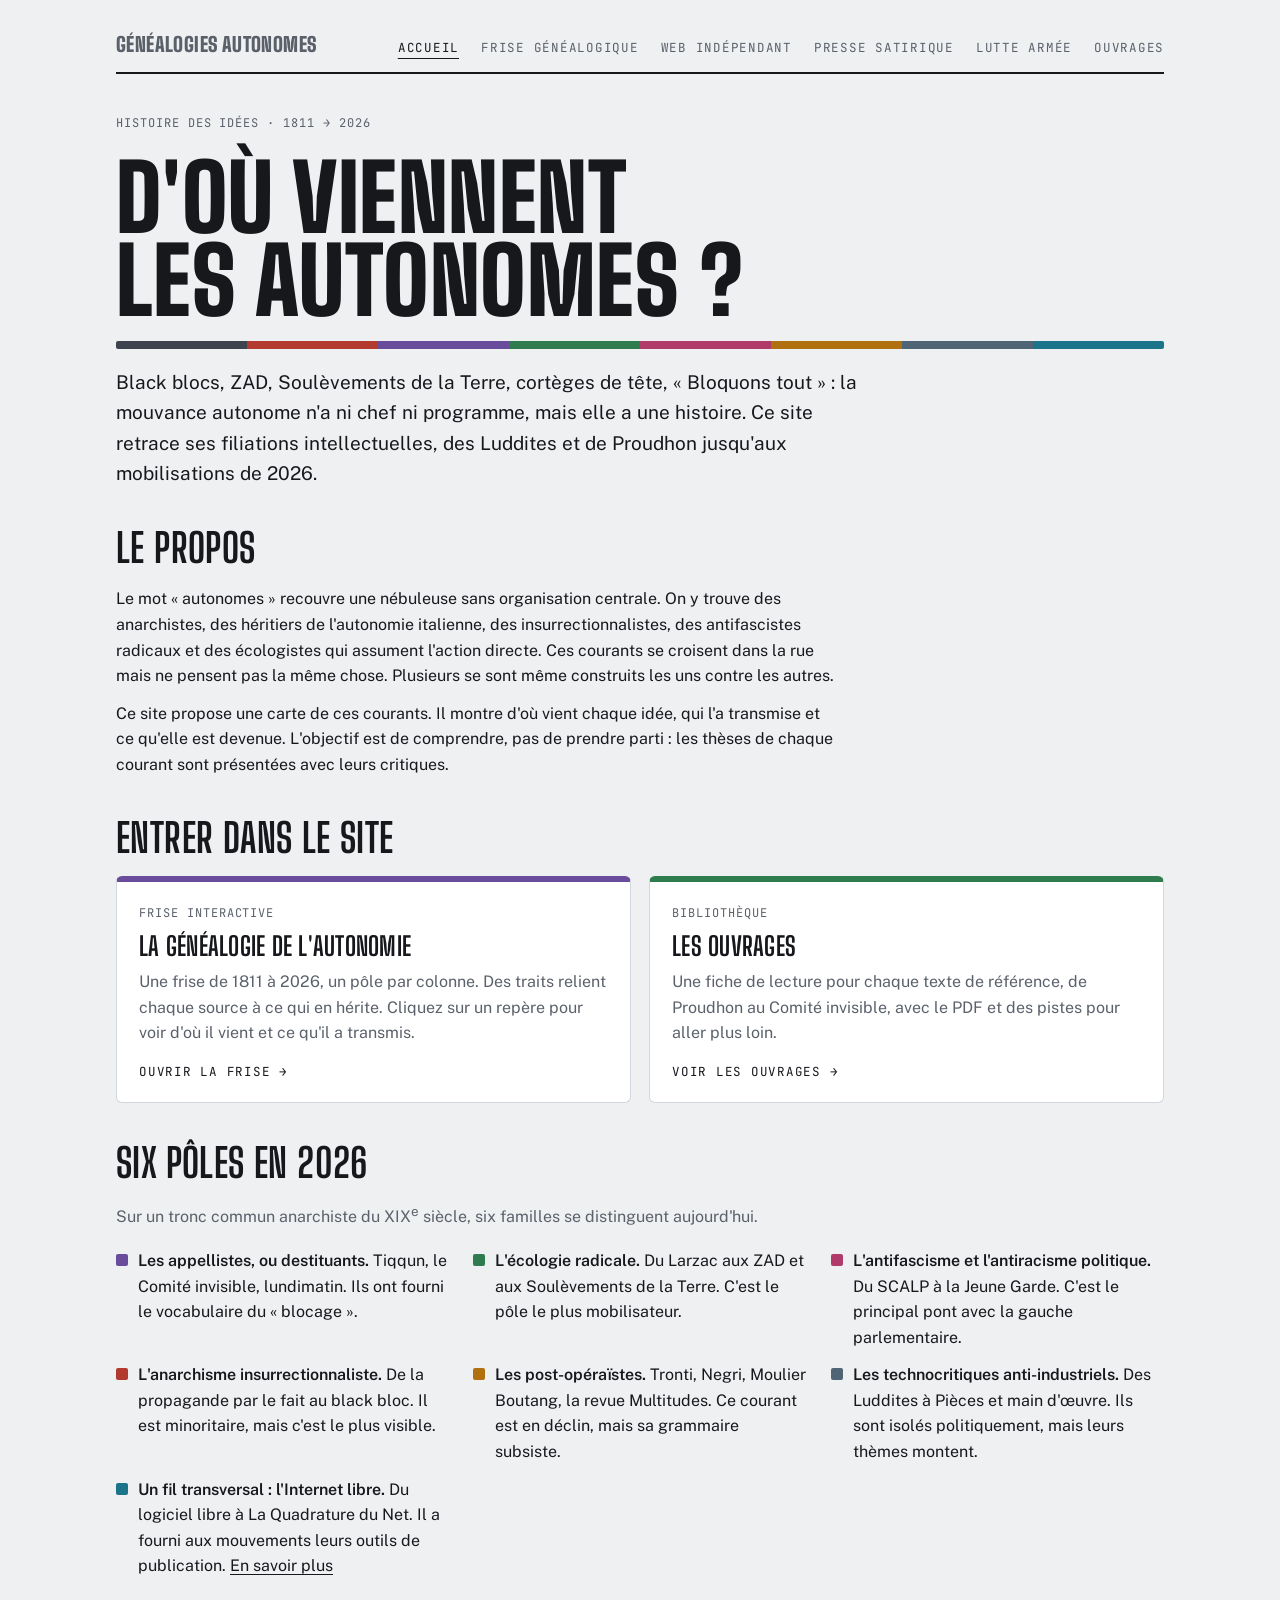
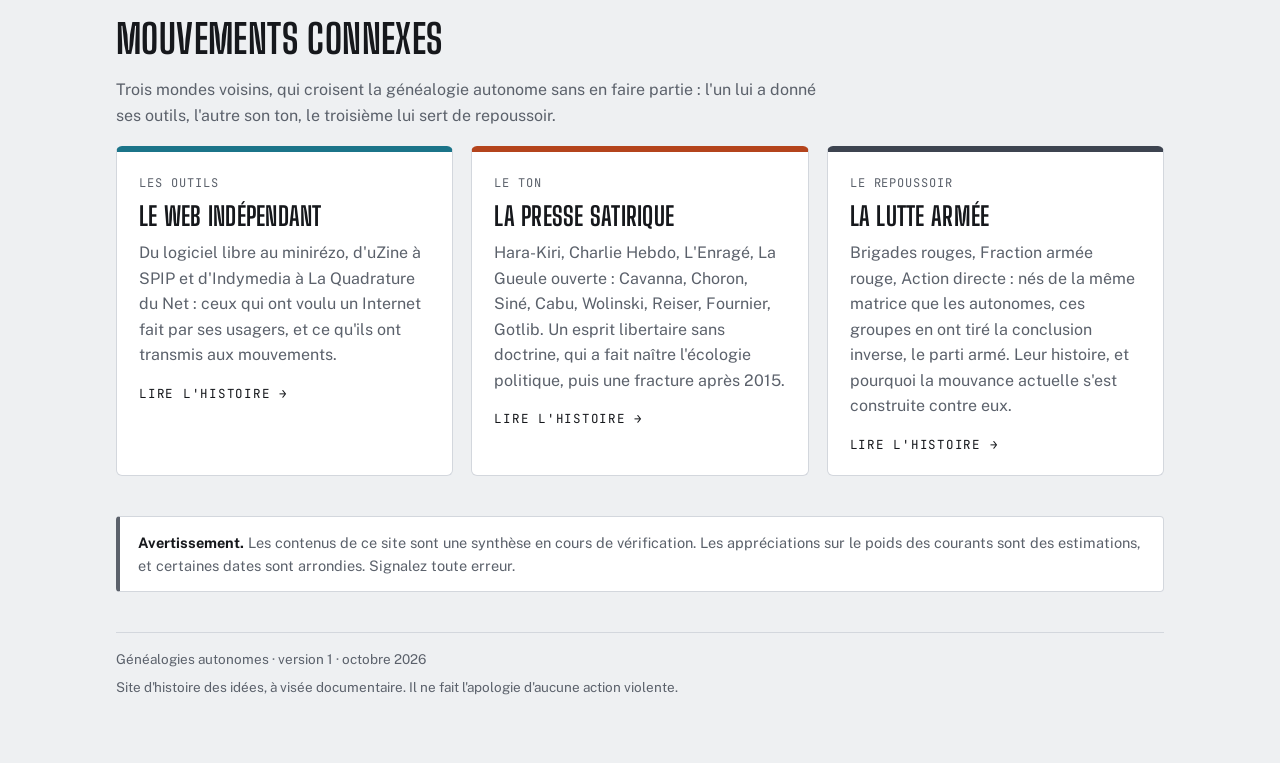
<file: index.html>
<!doctype html>
<html lang="fr">
<head>
<meta charset="utf-8">
<meta name="viewport" content="width=device-width,initial-scale=1,viewport-fit=cover">
<title>Généalogies autonomes</title>
<meta name="description" content="Histoire et généalogie intellectuelle des mouvements autonomes, anarchistes et de l'ultragauche en France et en Europe, de 1811 à 2026.">
<link rel="preconnect" href="https://fonts.googleapis.com">
<link rel="preconnect" href="https://fonts.gstatic.com" crossorigin>
<link rel="stylesheet" href="https://fonts.googleapis.com/css2?family=Big+Shoulders+Display:wght@700;900&family=Public+Sans:wght@400;500;600&family=JetBrains+Mono:wght@400;500&display=swap">
<link rel="stylesheet" href="assets/site.css">
</head>
<body>
<div class="wrap">

  <nav class="topnav" aria-label="Navigation principale">
    <a class="brand" href="index.html">Généalogies autonomes</a>
    <a href="index.html" aria-current="page">Accueil</a>
    <a href="genealogie.html">Frise généalogique</a>
    <a href="web-independant.html">Web indépendant</a>
    <a href="presse-satirique.html">Presse satirique</a>
    <a href="lutte-armee.html">Lutte armée</a>
    <a href="ouvrages.html">Ouvrages</a>
  </nav>

  <header style="display:grid;gap:18px">
    <p class="eyebrow">Histoire des idées · 1811 → 2026</p>
    <h1>D'où viennent les autonomes&nbsp;?</h1>
    <div class="poles-band" aria-hidden="true">
      <span style="background:var(--p-mom)"></span><span style="background:var(--p-ins)"></span><span style="background:var(--p-app)"></span><span style="background:var(--p-eco)"></span><span style="background:var(--p-afa)"></span><span style="background:var(--p-ope)"></span><span style="background:var(--p-tec)"></span><span style="background:var(--p-web)"></span>
    </div>
    <p class="lede">Black blocs, ZAD, Soulèvements de la Terre, cortèges de tête, « Bloquons tout » : la mouvance autonome n'a ni chef ni programme, mais elle a une histoire. Ce site retrace ses filiations intellectuelles, des Luddites et de Proudhon jusqu'aux mobilisations de 2026.</p>
  </header>

  <section aria-labelledby="pourquoi">
    <h2 id="pourquoi">Le propos</h2>
    <div class="prose">
      <p>Le mot « autonomes » recouvre une nébuleuse sans organisation centrale. On y trouve des anarchistes, des héritiers de l'autonomie italienne, des insurrectionnalistes, des antifascistes radicaux et des écologistes qui assument l'action directe. Ces courants se croisent dans la rue mais ne pensent pas la même chose. Plusieurs se sont même construits les uns contre les autres.</p>
      <p>Ce site propose une carte de ces courants. Il montre d'où vient chaque idée, qui l'a transmise et ce qu'elle est devenue. L'objectif est de comprendre, pas de prendre parti : les thèses de chaque courant sont présentées avec leurs critiques.</p>
    </div>
  </section>

  <section aria-labelledby="entrer">
    <h2 id="entrer">Entrer dans le site</h2>
    <div class="doors">
      <a class="door" style="--c:var(--p-app)" href="genealogie.html">
        <p class="eyebrow">Frise interactive</p>
        <h3>La généalogie de l'autonomie</h3>
        <p>Une frise de 1811 à 2026, un pôle par colonne. Des traits relient chaque source à ce qui en hérite. Cliquez sur un repère pour voir d'où il vient et ce qu'il a transmis.</p>
        <span class="go">Ouvrir la frise →</span>
      </a>
      <a class="door" style="--c:var(--p-eco)" href="ouvrages.html">
        <p class="eyebrow">Bibliothèque</p>
        <h3>Les ouvrages</h3>
        <p>Une fiche de lecture pour chaque texte de référence, de Proudhon au Comité invisible, avec le PDF et des pistes pour aller plus loin.</p>
        <span class="go">Voir les ouvrages →</span>
      </a>
    </div>
  </section>

  <section aria-labelledby="poles">
    <h2 id="poles">Six pôles en 2026</h2>
    <p class="muted">Sur un tronc commun anarchiste du XIX<sup>e</sup> siècle, six familles se distinguent aujourd'hui.</p>
    <ul class="poles-list">
      <li style="--c:var(--p-app)"><span class="sw"></span><span><b>Les appellistes, ou destituants.</b> Tiqqun, le Comité invisible, lundimatin. Ils ont fourni le vocabulaire du « blocage ».</span></li>
      <li style="--c:var(--p-eco)"><span class="sw"></span><span><b>L'écologie radicale.</b> Du Larzac aux ZAD et aux Soulèvements de la Terre. C'est le pôle le plus mobilisateur.</span></li>
      <li style="--c:var(--p-afa)"><span class="sw"></span><span><b>L'antifascisme et l'antiracisme politique.</b> Du SCALP à la Jeune Garde. C'est le principal pont avec la gauche parlementaire.</span></li>
      <li style="--c:var(--p-ins)"><span class="sw"></span><span><b>L'anarchisme insurrectionnaliste.</b> De la propagande par le fait au black bloc. Il est minoritaire, mais c'est le plus visible.</span></li>
      <li style="--c:var(--p-ope)"><span class="sw"></span><span><b>Les post-opéraïstes.</b> Tronti, Negri, Moulier Boutang, la revue Multitudes. Ce courant est en déclin, mais sa grammaire subsiste.</span></li>
      <li style="--c:var(--p-tec)"><span class="sw"></span><span><b>Les technocritiques anti-industriels.</b> Des Luddites à Pièces et main d'œuvre. Ils sont isolés politiquement, mais leurs thèmes montent.</span></li>
      <li style="--c:var(--p-web)"><span class="sw"></span><span><b>Un fil transversal : l'Internet libre.</b> Du logiciel libre à La Quadrature du Net. Il a fourni aux mouvements leurs outils de publication. <a href="web-independant.html">En savoir plus</a></span></li>
    </ul>
  </section>

  <section aria-labelledby="connexes">
    <h2 id="connexes">Mouvements connexes</h2>
    <p class="muted">Trois mondes voisins, qui croisent la généalogie autonome sans en faire partie : l'un lui a donné ses outils, l'autre son ton, le troisième lui sert de repoussoir.</p>
    <div class="doors">
      <a class="door" style="--c:var(--p-web)" href="web-independant.html">
        <p class="eyebrow">Les outils</p>
        <h3>Le Web indépendant</h3>
        <p>Du logiciel libre au minirézo, d'uZine à SPIP et d'Indymedia à La Quadrature du Net : ceux qui ont voulu un Internet fait par ses usagers, et ce qu'ils ont transmis aux mouvements.</p>
        <span class="go">Lire l'histoire →</span>
      </a>
      <a class="door" style="--c:#b4441c" href="presse-satirique.html">
        <p class="eyebrow">Le ton</p>
        <h3>La presse satirique</h3>
        <p>Hara-Kiri, Charlie Hebdo, L'Enragé, La Gueule ouverte : Cavanna, Choron, Siné, Cabu, Wolinski, Reiser, Fournier, Gotlib. Un esprit libertaire sans doctrine, qui a fait naître l'écologie politique, puis une fracture après 2015.</p>
        <span class="go">Lire l'histoire →</span>
      </a>
      <a class="door" style="--c:var(--p-mom)" href="lutte-armee.html">
        <p class="eyebrow">Le repoussoir</p>
        <h3>La lutte armée</h3>
        <p>Brigades rouges, Fraction armée rouge, Action directe : nés de la même matrice que les autonomes, ces groupes en ont tiré la conclusion inverse, le parti armé. Leur histoire, et pourquoi la mouvance actuelle s'est construite contre eux.</p>
        <span class="go">Lire l'histoire →</span>
      </a>
    </div>
  </section>

  <aside class="note">
    <strong>Avertissement.</strong> Les contenus de ce site sont une synthèse en cours de vérification. Les appréciations sur le poids des courants sont des estimations, et certaines dates sont arrondies. Signalez toute erreur.
  </aside>

  <footer>
    <span>Généalogies autonomes · version 1 · octobre 2026</span>
    <span>Site d'histoire des idées, à visée documentaire. Il ne fait l'apologie d'aucune action violente.</span>
  </footer>

</div>
</body>
</html>
</file>
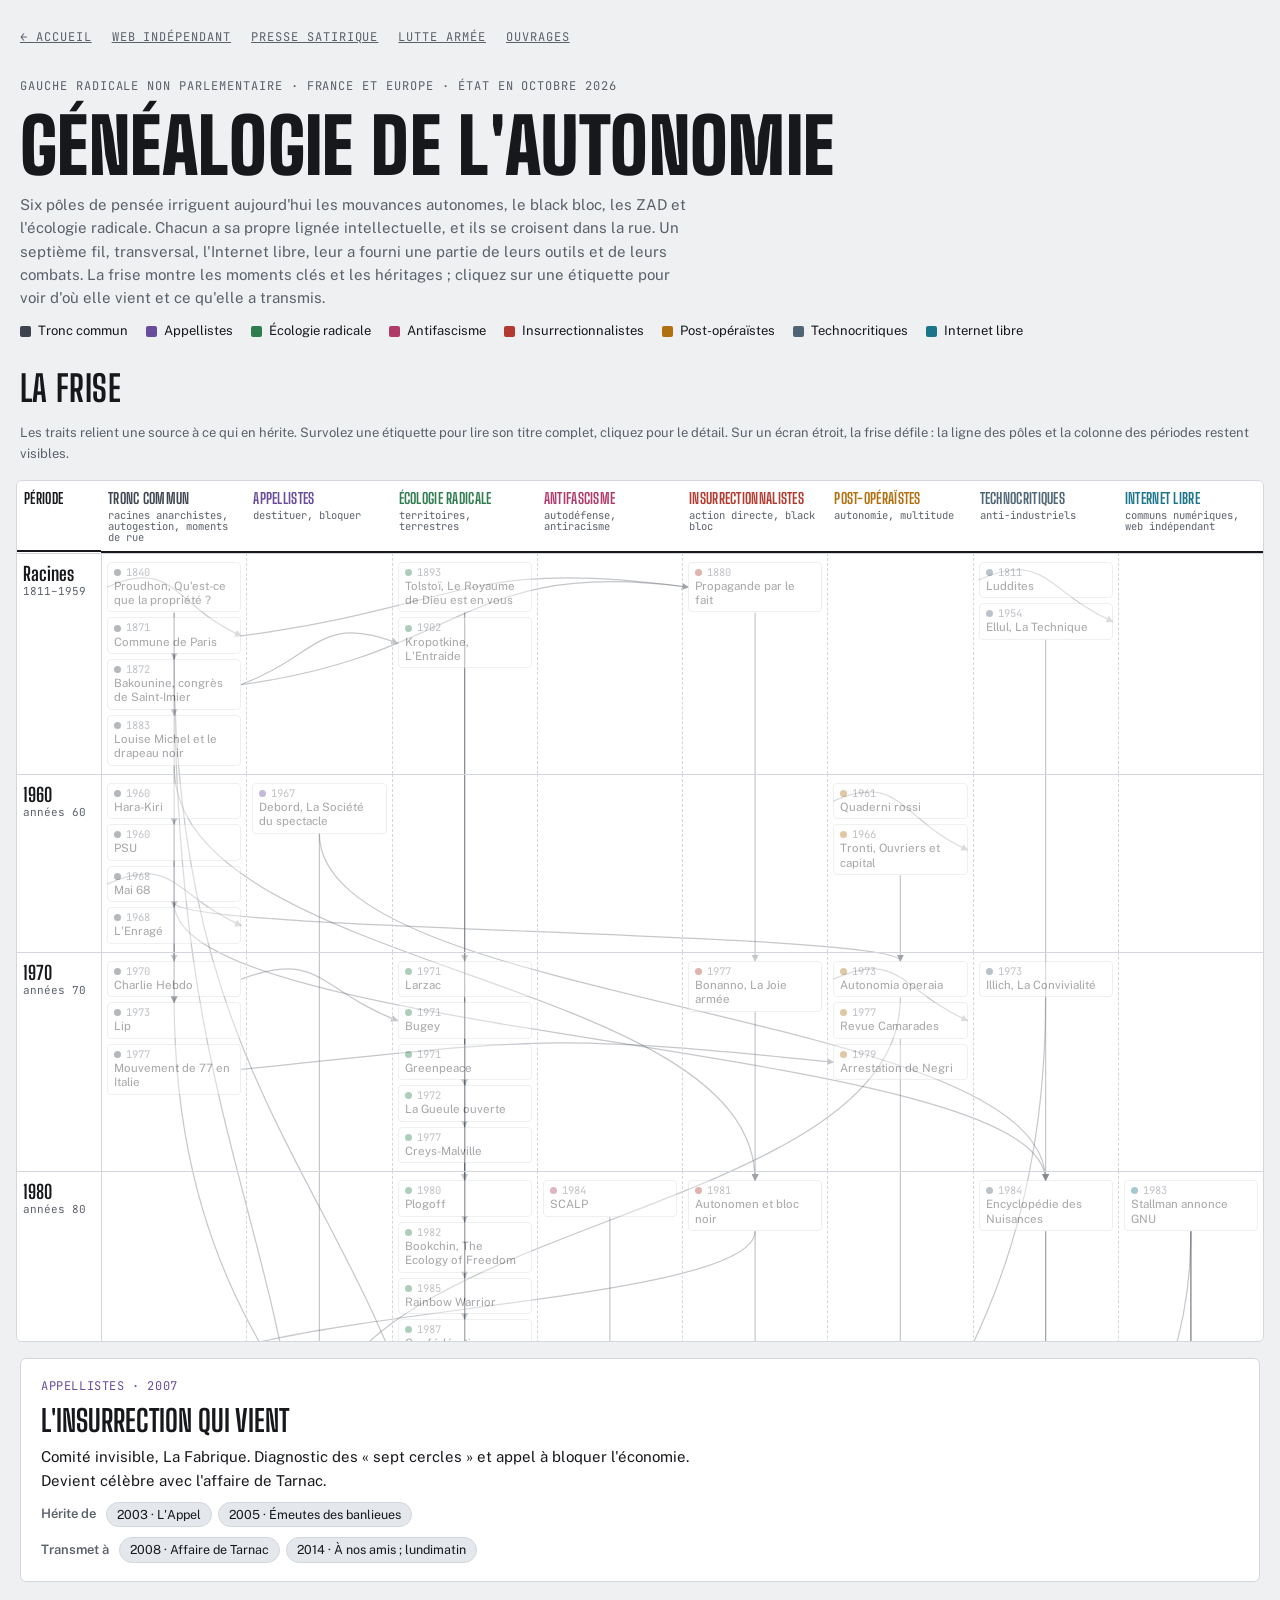
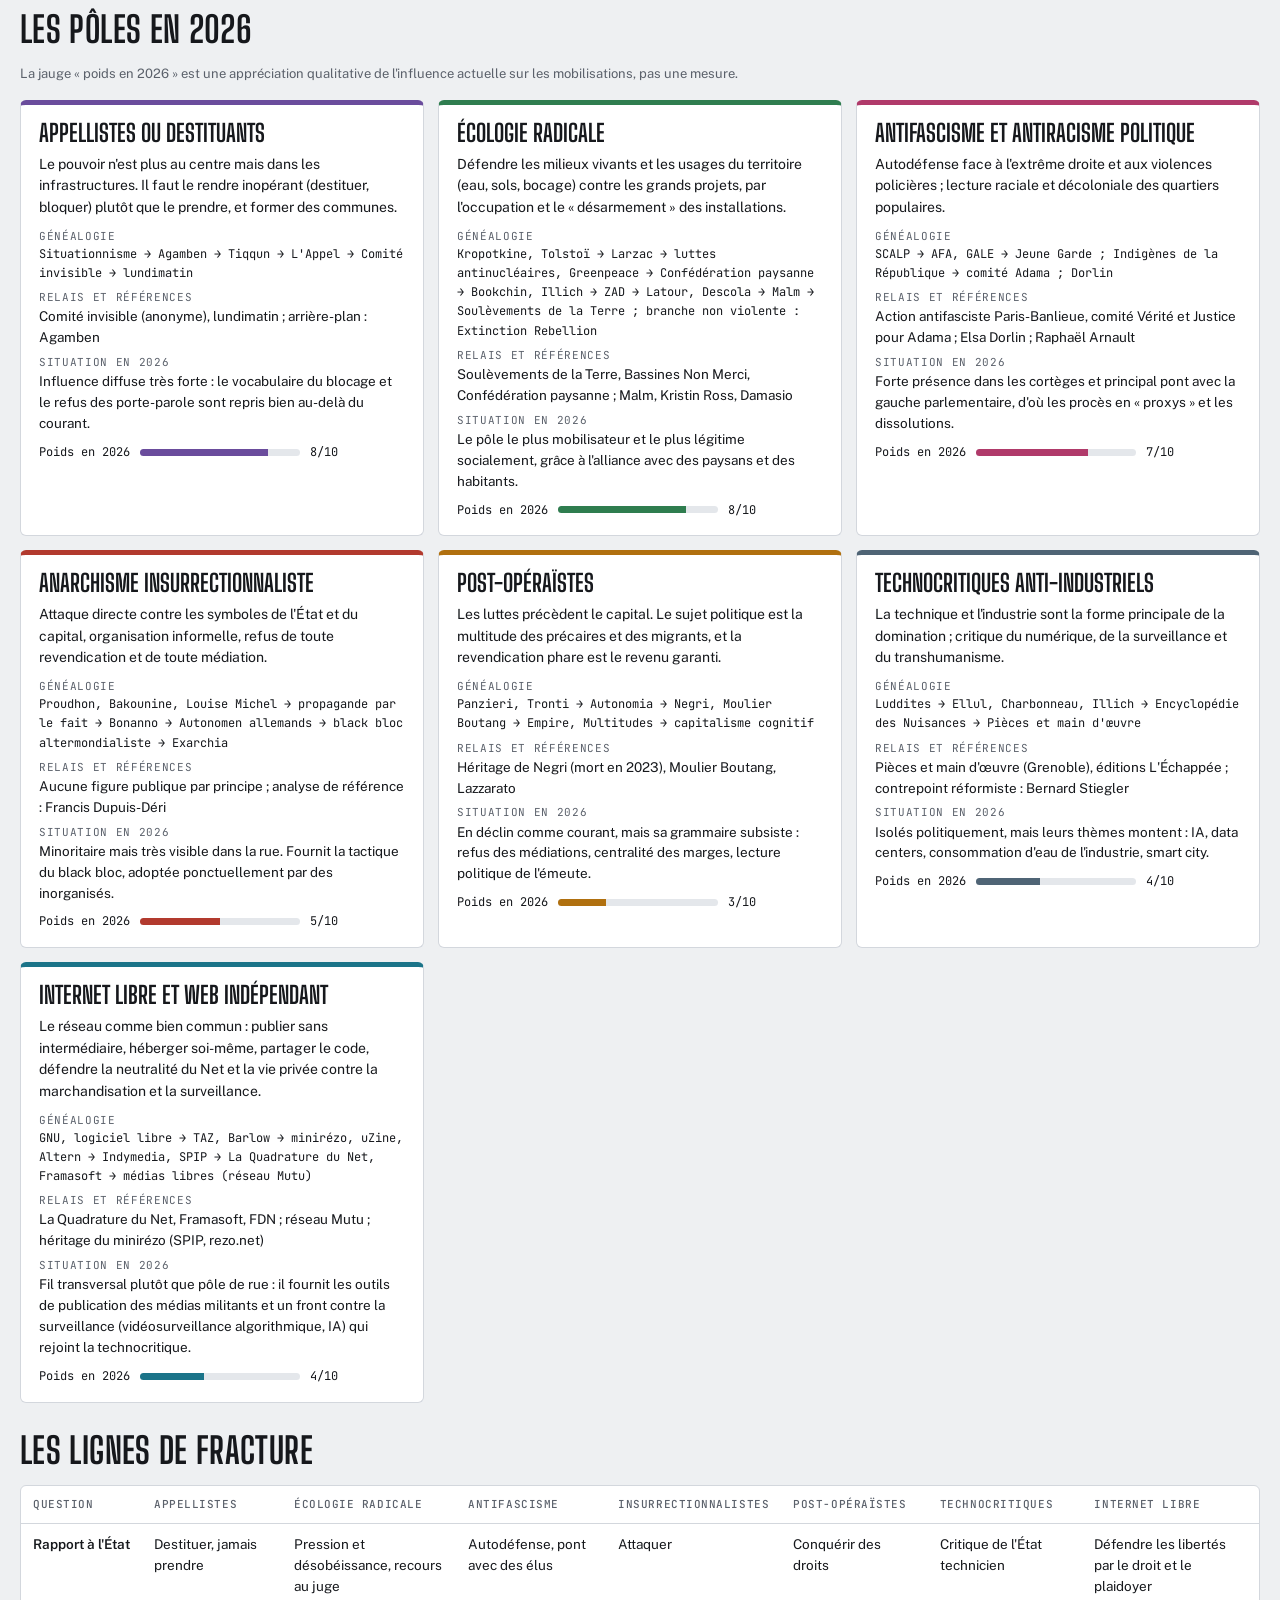
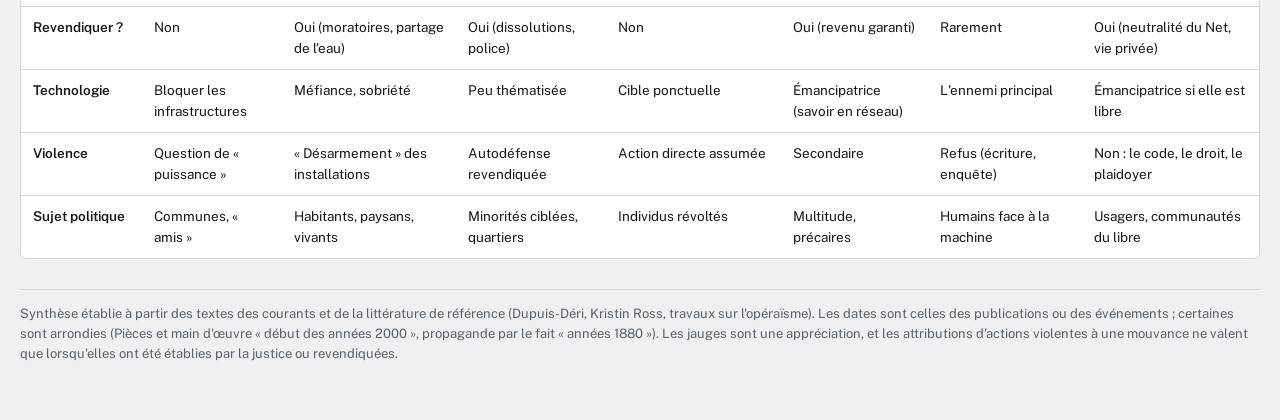
<file: genealogie.html>
<!doctype html><html><head><meta charset=utf8><meta name=viewport content="width=device-width,initial-scale=1,viewport-fit=cover"><style>:root{color-scheme:light;box-sizing:border-box;padding-top:env(safe-area-inset-top,0px);padding-bottom:env(safe-area-inset-bottom,0px)}html{scroll-padding-top:env(safe-area-inset-top,0px)}body{margin:0;padding:0;font:14px -apple-system,BlinkMacSystemFont,sans-serif;background:#fff;color:#000}img{max-width:100%}[hidden]:not([hidden=until-found i]){display:none!important}</style></head><body>
<title>Généalogie de l'autonomie</title>
<meta name="claude:viewport-fit-sides" content="cover">
<link rel="preconnect" href="https://fonts.googleapis.com">
<link rel="preconnect" href="https://fonts.gstatic.com" crossorigin>
<link rel="stylesheet" href="https://fonts.googleapis.com/css2?family=Big+Shoulders+Display:wght@700;900&family=Public+Sans:wght@400;500;600&family=JetBrains+Mono:wght@400;500&display=swap">
<style>
/* Layout : frise matricielle — lignes = périodes, colonnes = pôles ; filiations tracées en surimpression ; fiche détail ; cartes des six pôles ; tableau des lignes de fracture */
:root{
  --bg:#eef0f2; --paper:#ffffff; --ink:#16181c; --muted:#5b616b; --line:#d3d7dd; --soft:#e4e7eb;
  --p-mom:#3d4450; --p-ins:#b23a2e; --p-ope:#b0700f; --p-app:#6a4c9c; --p-eco:#2f7d4f; --p-tec:#4f6475; --p-afa:#b03a6a; --p-web:#1b7489;
  --display:"Big Shoulders Display","Arial Narrow",Impact,sans-serif;
  --body:"Public Sans","Segoe UI",system-ui,sans-serif;
  --mono:"JetBrains Mono",ui-monospace,Menlo,Consolas,monospace;
}
@media (prefers-color-scheme: dark){:root:not([data-theme="light"]){
  --bg:#111316; --paper:#191c21; --ink:#e8eaee; --muted:#9aa1ab; --line:#2d323a; --soft:#22262c;
  --p-mom:#aab3c0; --p-ins:#e36b5e; --p-ope:#e0a246; --p-app:#a98ae0; --p-eco:#5fbf86; --p-tec:#93aabd; --p-afa:#e47aa5; --p-web:#5cc2d6; color-scheme:dark}}
:root[data-theme="dark"]{
  --bg:#111316; --paper:#191c21; --ink:#e8eaee; --muted:#9aa1ab; --line:#2d323a; --soft:#22262c;
  --p-mom:#aab3c0; --p-ins:#e36b5e; --p-ope:#e0a246; --p-app:#a98ae0; --p-eco:#5fbf86; --p-tec:#93aabd; --p-afa:#e47aa5; --p-web:#5cc2d6; color-scheme:dark}
body{background:var(--bg);color:var(--ink);font-family:var(--body);font-size:15px;line-height:1.55}
.wrap{max-width:1240px;margin:0 auto;padding-left:max(16px,env(safe-area-inset-left,0px));padding-right:max(16px,env(safe-area-inset-right,0px));padding-block:28px 56px;display:grid;gap:30px}
.eyebrow{font-family:var(--mono);font-size:12px;letter-spacing:.08em;text-transform:uppercase;color:var(--muted)}
h1{font-family:var(--display);font-weight:900;font-size:clamp(40px,7vw,76px);line-height:.92;margin:4px 0 0;letter-spacing:.005em;text-transform:uppercase;text-wrap:balance}
h2{font-family:var(--display);font-weight:700;font-size:clamp(26px,3.6vw,36px);line-height:1;margin:0;text-transform:uppercase;letter-spacing:.01em}
.lede{margin:0;max-width:74ch;color:var(--muted)}
header{display:grid;gap:12px}
.legend{display:flex;flex-wrap:wrap;gap:8px 18px;font-size:13px}
.legend span{display:inline-flex;align-items:center;gap:7px}
.sw{width:11px;height:11px;border-radius:2px;display:inline-block}
section{display:grid;gap:16px}
.hint{font-size:13px;color:var(--muted);margin:0}

/* frise */
.wrap{max-width:none}
.wrap > :not(section.full), section.full > :not(.scroller){max-width:1240px;margin-inline:auto;width:100%;box-sizing:border-box}
.scroller{overflow:auto;max-height:calc(100vh - 40px);background:var(--paper);border:1px solid var(--line);border-radius:6px;overscroll-behavior:contain}
.frise{position:relative;min-width:1180px}
.grid{display:grid;grid-template-columns:84px repeat(8,minmax(0,1fr));position:relative;z-index:1}
.hcell{font-family:var(--display);font-weight:700;font-size:15px;text-transform:uppercase;letter-spacing:.02em;padding:10px 7px 8px;border-bottom:2px solid var(--ink);position:sticky;top:0;z-index:3;background:var(--paper);line-height:1.05}
.hcell:first-child{left:0;z-index:4}
.hcell small{display:block;font-family:var(--mono);font-weight:400;font-size:10.5px;text-transform:none;letter-spacing:0;color:var(--muted);margin-top:3px}
.per{font-family:var(--mono);font-size:11px;color:var(--muted);padding:10px 6px;border-top:1px solid var(--line);font-variant-numeric:tabular-nums;position:sticky;left:0;z-index:2;background:var(--paper);box-shadow:1px 0 0 var(--line)}
.per b{display:block;font-family:var(--display);font-size:19px;color:var(--ink);font-weight:700;line-height:1}
.cell{border-top:1px solid var(--line);border-left:1px dashed var(--line);padding:8px 5px;display:flex;flex-direction:column;gap:5px;min-width:0}
.chip{all:unset;box-sizing:border-box;cursor:pointer;background:var(--paper);border:1px solid var(--line);border-radius:4px;padding:3px 6px 4px;font-size:11.5px;line-height:1.25;display:grid;gap:0;position:relative}
.chip .t{display:-webkit-box;-webkit-line-clamp:2;-webkit-box-orient:vertical;overflow:hidden}
.chip .y{font-family:var(--mono);font-size:10.5px;display:flex;align-items:center;gap:5px;color:var(--muted)}
.chip .y i{width:7px;height:7px;border-radius:50%;display:inline-block}
.chip:hover{border-color:var(--ink)}
.chip:focus-visible{outline:2px solid var(--ink);outline-offset:1px}
.chip.sel{border-color:var(--ink);box-shadow:0 0 0 2px var(--ink) inset}
.chip.rel{border-color:var(--ink)}
.frise.dim .chip:not(.sel):not(.rel){opacity:.38}
svg.links{position:absolute;inset:0;z-index:0;pointer-events:none;overflow:visible}
svg.links path{fill:none;stroke:var(--muted);stroke-width:1.2;opacity:.35}
svg.links path.on{stroke:var(--ink);stroke-width:2;opacity:.9}
svg.links marker path{fill:var(--muted);stroke:none;opacity:1}

/* détail */
.detail{background:var(--paper);border:1px solid var(--line);border-radius:6px;padding:18px 20px;display:grid;gap:10px}
.detail .tag{font-family:var(--mono);font-size:12px;text-transform:uppercase;letter-spacing:.05em}
.detail h3{font-family:var(--display);font-weight:700;font-size:30px;line-height:1;margin:0;text-transform:uppercase}
.detail p{margin:0;max-width:78ch}
.rels{display:flex;flex-wrap:wrap;gap:6px;align-items:center;font-size:13px}
.rels b{font-weight:600;color:var(--muted);margin-right:4px}
.mini{all:unset;cursor:pointer;font-size:12.5px;border:1px solid var(--line);border-radius:999px;padding:2px 10px;background:var(--soft)}
.mini:hover,.mini:focus-visible{border-color:var(--ink)}

/* pôles */
.poles{display:grid;grid-template-columns:repeat(3,minmax(0,1fr));gap:14px}
@media (max-width:980px){.poles{grid-template-columns:repeat(2,minmax(0,1fr))}}
@media (max-width:640px){.poles{grid-template-columns:minmax(0,1fr)}}
.pole{background:var(--paper);border:1px solid var(--line);border-radius:6px;padding:16px 18px;display:grid;gap:9px;align-content:start;border-top:5px solid var(--c)}
.pole h3{font-family:var(--display);font-weight:700;font-size:24px;line-height:1;margin:0;text-transform:uppercase}
.pole .core{margin:0;font-size:14px}
.pole dl{margin:0;display:grid;gap:6px;font-size:13.5px}
.pole dt{font-family:var(--mono);font-size:11px;text-transform:uppercase;letter-spacing:.06em;color:var(--muted)}
.pole dd{margin:0}
.chain{font-family:var(--mono);font-size:12px;line-height:1.6}
.force{display:flex;align-items:center;gap:10px;font-family:var(--mono);font-size:12px}
.force .bar{flex:1;height:7px;background:var(--soft);border-radius:4px;overflow:hidden;max-width:160px}
.force .bar i{display:block;height:100%;background:var(--c)}

/* fractures */
.tbl{overflow-x:auto;background:var(--paper);border:1px solid var(--line);border-radius:6px}
table{border-collapse:collapse;width:100%;min-width:860px;font-size:13.5px}
th,td{text-align:left;padding:10px 12px;border-bottom:1px solid var(--line);vertical-align:top}
thead th{font-family:var(--mono);font-size:11px;text-transform:uppercase;letter-spacing:.05em;color:var(--muted);font-weight:500}
tbody th{font-weight:600;white-space:nowrap}
tbody tr:last-child td,tbody tr:last-child th{border-bottom:0}
.note{font-size:13px;color:var(--muted);max-width:86ch;border-top:1px solid var(--line);padding-top:14px;margin:0}
@media (prefers-reduced-motion:no-preference){svg.links path{transition:opacity .15s,stroke-width .15s}}
</style>

<div class="wrap">
  <nav class="eyebrow" aria-label="Navigation du site" style="display:flex;flex-wrap:wrap;gap:6px 20px"><a href="index.html" style="color:inherit">← Accueil</a><a href="web-independant.html" style="color:inherit">Web indépendant</a><a href="presse-satirique.html" style="color:inherit">Presse satirique</a><a href="lutte-armee.html" style="color:inherit">Lutte armée</a><a href="ouvrages.html" style="color:inherit">Ouvrages</a></nav>
  <header>
    <div class="eyebrow">Gauche radicale non parlementaire · France et Europe · état en octobre 2026</div>
    <h1>Généalogie de l'autonomie</h1>
    <p class="lede">Six pôles de pensée irriguent aujourd'hui les mouvances autonomes, le black bloc, les ZAD et l'écologie radicale. Chacun a sa propre lignée intellectuelle, et ils se croisent dans la rue. Un septième fil, transversal, l'Internet libre, leur a fourni une partie de leurs outils et de leurs combats. La frise montre les moments clés et les héritages ; cliquez sur une étiquette pour voir d'où elle vient et ce qu'elle a transmis.</p>
    <div class="legend" id="legend"></div>
  </header>

  <section class="full" aria-labelledby="t-frise">
    <h2 id="t-frise">La frise</h2>
    <p class="hint">Les traits relient une source à ce qui en hérite. Survolez une étiquette pour lire son titre complet, cliquez pour le détail. Sur un écran étroit, la frise défile : la ligne des pôles et la colonne des périodes restent visibles.</p>
    <div class="scroller"><div class="frise" id="frise"><svg class="links" id="links" aria-hidden="true"></svg><div class="grid" id="grid"></div></div></div>
    <div class="detail" id="detail" aria-live="polite"></div>
  </section>

  <section aria-labelledby="t-poles">
    <h2 id="t-poles">Les pôles en 2026</h2>
    <p class="hint">La jauge « poids en 2026 » est une appréciation qualitative de l'influence actuelle sur les mobilisations, pas une mesure.</p>
    <div class="poles" id="poles"></div>
  </section>

  <section aria-labelledby="t-frac">
    <h2 id="t-frac">Les lignes de fracture</h2>
    <div class="tbl"><table>
      <thead><tr><th>Question</th><th>Appellistes</th><th>Écologie radicale</th><th>Antifascisme</th><th>Insurrectionnalistes</th><th>Post-opéraïstes</th><th>Technocritiques</th><th>Internet libre</th></tr></thead>
      <tbody>
        <tr><th>Rapport à l'État</th><td>Destituer, jamais prendre</td><td>Pression et désobéissance, recours au juge</td><td>Autodéfense, pont avec des élus</td><td>Attaquer</td><td>Conquérir des droits</td><td>Critique de l'État technicien</td><td>Défendre les libertés par le droit et le plaidoyer</td></tr>
        <tr><th>Revendiquer ?</th><td>Non</td><td>Oui (moratoires, partage de l'eau)</td><td>Oui (dissolutions, police)</td><td>Non</td><td>Oui (revenu garanti)</td><td>Rarement</td><td>Oui (neutralité du Net, vie privée)</td></tr>
        <tr><th>Technologie</th><td>Bloquer les infrastructures</td><td>Méfiance, sobriété</td><td>Peu thématisée</td><td>Cible ponctuelle</td><td>Émancipatrice (savoir en réseau)</td><td>L'ennemi principal</td><td>Émancipatrice si elle est libre</td></tr>
        <tr><th>Violence</th><td>Question de « puissance »</td><td>« Désarmement » des installations</td><td>Autodéfense revendiquée</td><td>Action directe assumée</td><td>Secondaire</td><td>Refus (écriture, enquête)</td><td>Non : le code, le droit, le plaidoyer</td></tr>
        <tr><th>Sujet politique</th><td>Communes, « amis »</td><td>Habitants, paysans, vivants</td><td>Minorités ciblées, quartiers</td><td>Individus révoltés</td><td>Multitude, précaires</td><td>Humains face à la machine</td><td>Usagers, communautés du libre</td></tr>
      </tbody>
    </table></div>
  </section>

  <p class="note">Synthèse établie à partir des textes des courants et de la littérature de référence (Dupuis-Déri, Kristin Ross, travaux sur l'opéraïsme). Les dates sont celles des publications ou des événements ; certaines sont arrondies (Pièces et main d'œuvre « début des années 2000 », propagande par le fait « années 1880 »). Les jauges sont une appréciation, et les attributions d'actions violentes à une mouvance ne valent que lorsqu'elles ont été établies par la justice ou revendiquées.</p>
</div>

<script>
const POLES=[
 {k:'mom',n:'Tronc commun',s:'racines anarchistes, autogestion, moments de rue'},
 {k:'app',n:'Appellistes',s:'destituer, bloquer'},
 {k:'eco',n:'Écologie radicale',s:'territoires, terrestres'},
 {k:'afa',n:'Antifascisme',s:'autodéfense, antiracisme'},
 {k:'ins',n:'Insurrectionnalistes',s:'action directe, black bloc'},
 {k:'ope',n:'Post-opéraïstes',s:'autonomie, multitude'},
 {k:'tec',n:'Technocritiques',s:'anti-industriels'},
 {k:'web',n:'Internet libre',s:'communs numériques, web indépendant'}
];
const PER=[[0,1959,'Racines','1811–1959'],[1960,1969,'1960','années 60'],[1970,1979,'1970','années 70'],[1980,1989,'1980','années 80'],[1990,1999,'1990','années 90'],[2000,2009,'2000','années 2000'],[2010,2019,'2010','années 2010'],[2020,2026,'2020','2020–2026']];
const E=[
 // racines ajoutées
 ['p1840','mom',1840,"Proudhon, Qu'est-ce que la propriété ?","« La propriété, c'est le vol. » Premier penseur à se dire anarchiste : mutualisme, fédéralisme, autogestion. Les proudhoniens pèsent dans la Commune de 1871."],
 ['b1872','mom',1872,'Bakounine, congrès de Saint-Imier',"Exclu de l'Internationale par les marxistes, Bakounine fonde avec les fédérations anti-autoritaires la branche anarchiste du mouvement ouvrier : refus de tout État, même ouvrier, et primat de la révolte."],
 ['l1883','mom',1883,'Louise Michel et le drapeau noir',"Figure de la Commune, déportée en Nouvelle-Calédonie, elle brandit le drapeau noir lors d'une manifestation de chômeurs aux Invalides en mars 1883. Le noir devient la couleur de l'anarchisme, jusqu'au black bloc."],
 ['y1893','eco',1893,'Tolstoï, Le Royaume de Dieu est en vous',"Anarchisme chrétien et non-violence. Par Gandhi puis Lanza del Vasto, présent au Larzac, il inspire la branche non violente des luttes territoriales, jusqu'à la désobéissance civile actuelle."],
 ['k1902','eco',1902,"Kropotkine, L'Entraide","Contre le darwinisme social, la coopération est un facteur de l'évolution. Socle de l'anarchisme communiste et, par Bookchin, de l'écologie sociale et de l'imaginaire des communes."],
 ['s2005','tec',2005,'Stiegler, Ars Industrialis',"Bernard Stiegler pense la technique comme « pharmakon », à la fois poison et remède. Il critique le capitalisme numérique sans rejeter la technique : contrepoint réformiste aux anti-industriels."],
 // moments
 ['m1871','mom',1871,'Commune de Paris',"Soixante-douze jours d'autogouvernement parisien. Référence mythique de toute la tradition : la « commune » comme forme politique hors de l'État, reprise par les anarchistes, les appellistes et les zadistes."],
 ['m1968','mom',1968,'Mai 68',"Grève générale et révolte étudiante. Matrice de la critique des appareils (PCF, CGT) et de l'idée que le mouvement peut déborder ses organisations."],
 ['s1960','mom',1960,'Hara-Kiri',"Cavanna et le professeur Choron fondent le journal « bête et méchant » en septembre 1960. Irrévérence, antimilitarisme, anticléricalisme : un esprit libertaire sans doctrine. Interdit en 1961 et 1966."],
 ['s1968','mom',1968,"L'Enragé","Journal dessiné de Mai 68, fondé par Siné, Wolinski et l'éditeur Pauvert, avec Cabu, Reiser, Topor. Douze numéros, jusqu'en novembre 1968 : la presse satirique rejoint la rue."],
 ['s1970','mom',1970,'Charlie Hebdo',"Interdit à l'affichage et aux mineurs (arrêté du 4 novembre, publié après la une sur la mort de De Gaulle), L'Hebdo Hara-Kiri renaît sous le nom de Charlie Hebdo le 23 novembre 1970."],
 ['psu1960','mom',1960,'PSU',"Le Parti socialiste unifié naît le 3 avril 1960 de socialistes opposés à la guerre d'Algérie, de chrétiens de gauche et de communistes dissidents. Dirigé par Michel Rocard de 1967 à 1973, il fait de l'autogestion son idéal et coorganise le meeting de Charléty en mai 1968. Il est dissous en 1990."],
 ['lip1973','mom',1973,'Lip',"Le 18 juin 1973, à Besançon, un millier de salariés de l'horloger Lip occupent leur usine menacée de fermeture et vendent eux-mêmes les montres : « On fabrique, on vend, on se paie ». L'autogestion passe de l'idée à la pratique et devient un modèle en Europe."],
 ['m1977','mom',1977,'Mouvement de 77 en Italie',"Apogée et crise de l'Autonomia italienne : occupations, radios libres, affrontements. La répression qui suit (1979) disperse le courant, dont une partie s'exile en France."],
 ['m1999','mom',1999,'Seattle, sommet de l\'OMC',"Naissance médiatique de l'altermondialisme et du black bloc à l'échelle mondiale."],
 ['m2001','mom',2001,'Gênes, G8',"Mort de Carlo Giuliani, violences policières à l'école Diaz. Mythe fondateur ; le mouvement altermondialiste se sépare de sa frange radicale."],
 ['m2005','mom',2005,'Émeutes des banlieues',"Trois semaines d'émeutes après la mort de Zyed et Bouna. Lues comme acte politique par Moulier Boutang et par L'Insurrection qui vient, qui s'ouvre sur elles."],
 ['m2016','mom',2016,'Loi Travail, cortège de tête',"Des milliers de manifestants se placent devant les syndicats. Innovation tactique majeure qui brouille la frontière entre autonomes et manifestants ordinaires."],
 ['m2018','mom',2018,'Gilets jaunes',"Mouvement populaire hors des partis et syndicats. Les autonomes y voient la confirmation d'une insurrection sans organisation, mais en restent minoritaires."],
 ['m2023','mom',2023,'Retraites, émeutes après la mort de Nahel',"Mobilisation syndicale massive au printemps, puis émeutes urbaines très destructrices en juin-juillet, sans lien avec les mouvances organisées."],
 ['m2025','mom',2025,'« Bloquons tout »',"Appel de septembre 2025 : le vocabulaire du blocage des flux devient mainstream."],
 ['m2026','mom',2026,'Mouvement lycéen, mairie de Limoges',"Mobilisation lycéenne et étudiante de l'automne 2026 ; hôtel de ville de Limoges incendié le 17 octobre. Auteurs et appartenances encore à établir par l'enquête."],
 // appellistes
 ['a1967','app',1967,'Debord, La Société du spectacle',"Texte central de l'Internationale situationniste : critique de la marchandise devenue image. Source du style et de la radicalité des post-situationnistes et de Tiqqun."],
 ['a1995','app',1995,'Agamben, Homo Sacer',"Début du cycle du philosophe italien sur la souveraineté et l'état d'exception. Il fournira le concept de « pouvoir destituant »."],
 ['a1999','app',1999,'Revue Tiqqun',"Deux numéros (1999, 2001) : Théorie du Bloom, Jeune-Fille, L'Hypothèse cybernétique. Fusion du situationnisme, de l'autonomie italienne et d'Agamben."],
 ['a2003','app',2003,"L'Appel",'Texte anonyme qui donne son nom au courant « appelliste » : se trouver, former des communes, sortir de l\'économie.'],
 ['a2007','app',2007,"L'Insurrection qui vient","Comité invisible, La Fabrique. Diagnostic des « sept cercles » et appel à bloquer l'économie. Devient célèbre avec l'affaire de Tarnac."],
 ['a2008','app',2008,'Affaire de Tarnac',"Sabotages de caténaires SNCF ; l'État désigne un groupe de Corrèze et parle d'« ultragauche ». Qualification terroriste abandonnée en cours de procédure."],
 ['a2014','app',2014,'À nos amis ; lundimatin',"Le pouvoir « réside dans les infrastructures ». Création du site lundimatin, principal média de la mouvance."],
 ['a2017','app',2017,'Maintenant',"Troisième livre du Comité invisible, après 2016 : destituer plutôt que constituer, vivre le communisme dès à présent."],
 ['a2012','app',2012,'Dufresne, Tarnac, magasin général',"Enquête du journaliste David Dufresne (Calmann-Lévy, mars 2012) sur l'affaire de Tarnac : procès-verbaux, témoins, policiers. Elle montre comment l'État a construit la figure de l'« ultragauche ». Prix des Assises du journalisme."],
 ['a2018','app',2018,'Relaxe de Tarnac',"Le procès se conclut par une relaxe quasi générale. L'affaire reste citée comme fiasco judiciaire."],
 // écologie radicale
 ['e1971','eco',1971,'Larzac',"Dix ans de lutte paysanne et militante contre l'extension d'un camp militaire, victorieuse en 1981. Ancêtre direct des ZAD."],
 ['e1971b','eco',1971,'Bugey',"Le 10 juillet 1971, environ 15 000 personnes manifestent contre la centrale du Bugey, à l'appel notamment de Pierre Fournier, chroniqueur écologiste de Charlie Hebdo. Un des premiers grands rassemblements antinucléaires."],
 ['e1972','eco',1972,'La Gueule ouverte',"Pierre Fournier, « pacifiste libertaire », fonde en novembre 1972 « le journal qui annonce la fin du monde », l'un des premiers journaux écologistes français. Reiser y dessine sur l'énergie solaire."],
 ['e1971g','eco',1971,'Greenpeace',"Le 15 septembre 1971, des militants partent de Vancouver en bateau pour s'opposer à un essai nucléaire américain en Alaska. Naissance d'une écologie de l'action directe non violente et médiatique, portée ensuite par une ONG internationale."],
 ['e1985','eco',1985,'Rainbow Warrior',"Le 10 juillet 1985, à Auckland, des agents des services secrets français coulent le navire de Greenpeace qui devait s'opposer aux essais nucléaires de Moruroa. Le photographe Fernando Pereira est tué."],
 ['e1987','eco',1987,'Confédération paysanne',"Syndicat paysan fondé en 1987, opposé à l'agriculture productiviste. Héritier du Larzac, il devient avec José Bové l'acteur paysan des luttes écologistes, jusqu'aux méga-bassines."],
 ['e1999','eco',1999,'Millau',"Le 12 août 1999, José Bové et des militants de la Confédération paysanne démontent un McDonald's en construction, contre la « malbouffe » et les sanctions américaines sur le roquefort. Bové fera 44 jours de prison."],
 ['e2018xr','eco',2018,'Extinction Rebellion',"Lancé à Londres le 31 octobre 2018, puis en France en mars 2019 : la désobéissance civile de masse, revendiquée non violente, pour le climat. Le contrepoint des Soulèvements de la Terre dans l'écologie radicale."],
 ['e1977','eco',1977,'Creys-Malville',"Grande manifestation contre le surgénérateur Superphénix ; mort du manifestant Vital Michalon."],
 ['e1980','eco',1980,'Plogoff',"Victoire contre un projet de centrale nucléaire en Bretagne, par une mobilisation locale massive."],
 ['e1982','eco',1982,'Bookchin, The Ecology of Freedom',"Écologie sociale et municipalisme libertaire : la domination de la nature prolonge la domination entre humains."],
 ['e2009','eco',2009,'ZAD de Notre-Dame-des-Landes',"L'occupation contre l'aéroport s'intensifie et prend le nom de « zone à défendre ». Modèle exporté (Bure, Sivens, Roybon)."],
 ['e2014','eco',2014,'Sivens',"Mort de Rémi Fraisse, tué par une grenade lors d'affrontements sur le chantier d'un barrage."],
 ['e2017','eco',2017,'Latour, Où atterrir ?',"La question politique devient celle du sol et des milieux habitables. Pensée « terrestre » prolongée par Descola et Morizot."],
 ['e2018','eco',2018,"Abandon de l'aéroport","Le gouvernement renonce au projet en janvier ; la ZAD est partiellement évacuée au printemps. Grande victoire de la mouvance."],
 ['e2021','eco',2021,'Soulèvements de la Terre ; Malm',"Coalition entre anciens de la ZAD, paysans et militants du climat. Andreas Malm publie Comment saboter un pipeline."],
 ['e2023','eco',2023,'Sainte-Soline ; dissolution annulée',"Affrontements très violents contre les méga-bassines en mars. Dissolution des Soulèvements prononcée en juin, annulée par le Conseil d'État en novembre."],
 // antifascisme
 ['f1984','afa',1984,'SCALP',"Section carrément anti-Le Pen : premiers groupes antifascistes radicaux liés à la scène punk et libertaire, face à la montée du FN."],
 ['f2005','afa',2005,'Appel des Indigènes de la République',"Naissance de l'antiracisme politique et décolonial en France ; il influencera la lecture des violences policières et des banlieues."],
 ['f2013','afa',2013,'Mort de Clément Méric',"Militant antifasciste tué lors d'une rixe avec des skinheads à Paris. Événement fondateur pour une génération antifa."],
 ['f2015','afa',2015,'Attentat contre Charlie Hebdo',"Le 7 janvier 2015, douze morts dont Cabu, Charb, Honoré, Tignous et Wolinski. L'attentat ouvre une fracture durable à gauche : défense de la satire et de la laïcité contre critique antiraciste de l'« islamophobie »."],
 ['f2016','afa',2016,"Mort d'Adama Traoré","Décès après une interpellation ; le comité Vérité et Justice devient le pont entre quartiers populaires et gauche radicale."],
 ['f2007','afa',2007,"Dufresne, Maintien de l'ordre","Enquête de David Dufresne (Hachette, octobre 2007) sur la doctrine française du maintien de l'ordre, nourrie d'entretiens avec les patrons de la police, des émeutes de 2005 au mouvement contre le CPE."],
 ['f2018d','afa',2018,'« Allô Place Beauvau »',"Pendant les Gilets jaunes, David Dufresne recense sur Twitter les blessures causées par les forces de l'ordre, vidéos vérifiées à l'appui : 993 signalements en deux ans. Les violences policières entrent dans le débat public."],
 ['f2020','afa',2020,'Un pays qui se tient sage',"Film de David Dufresne construit à 95 % à partir des images réunies par « Allô Place Beauvau ». Policiers, sociologues et blessés débattent de la légitimité de la violence d'État."],
 ['f2017','afa',2017,'Dorlin, Se défendre',"Philosophie de la violence et de l'autodéfense des dominés : référence théorique de l'antifascisme et du féminisme radicaux."],
 ['f2018','afa',2018,'Jeune Garde',"Groupe antifasciste fondé à Lyon, puis implanté dans plusieurs villes."],
 ['f2022','afa',2022,'GALE devant le Conseil d\'État',"Le Groupe antifasciste Lyon et environs fait l'objet d'une procédure de dissolution contestée devant la justice administrative."],
 ['f2024','afa',2024,'Raphaël Arnault député',"Le cofondateur de la Jeune Garde est élu député LFI : principal pont entre antifascisme radical et Assemblée nationale."],
 ['f2025','afa',2025,'Dissolution de la Jeune Garde',"Dissolution administrative ; le dossier nourrit l'accusation de « proxys » portée contre LFI."],
 // insurrectionnalistes
 ['i1880','ins',1880,'Propagande par le fait',"Doctrine anarchiste des années 1880 : l'acte exemplaire plutôt que le discours. Elle aboutira aux attentats des années 1890."],
 ['i1977','ins',1977,'Bonanno, La Joie armée',"Alfredo Bonanno théorise l'anarchisme insurrectionnaliste : informalité, attaque, refus de toute revendication."],
 ['i1981','ins',1981,'Autonomen et bloc noir',"En Allemagne, les autonomes des squats et des luttes antinucléaires (Brokdorf) inventent le bloc vêtu de noir."],
 ['i2008','ins',2008,'Émeutes de décembre en Grèce',"Mort d'Alexandros Grigoropoulos à Exarchia. Des semaines d'émeutes ; Exarchia devient la capitale symbolique de l'anarchisme européen."],
 ['i2018','ins',2018,'1er mai à Paris',"Environ 1 200 black blocs selon les autorités, un record en France."],
 ['i2024','ins',2024,'Sabotages du réseau TGV',"Le jour de l'ouverture des JO ; les enquêteurs orientent leurs soupçons vers l'ultragauche."],
 // post-opéraïstes
 ['o1961','ope',1961,'Quaderni rossi',"Revue de Raniero Panzieri : retour à l'enquête ouvrière contre l'orthodoxie du PCI. Naissance de l'operaismo."],
 ['o1966','ope',1966,'Tronti, Ouvriers et capital',"Le « renversement copernicien » : ce sont les luttes ouvrières qui font l'histoire, le capital ne fait que s'y adapter."],
 ['o1973','ope',1973,'Autonomia operaia',"Dissolution de Potere operaio ; naissance de l'autonomie comme mouvement diffus, sans parti. Refus du travail."],
 ['o1977','ope',1977,'Revue Camarades',"Yann Moulier Boutang importe l'autonomie italienne en France."],
 ['o1979','ope',1979,'Arrestation de Negri',"Rafle du 7 avril contre les intellectuels de l'Autonomia. Negri s'exile ensuite en France."],
 ['o1998','ope',1998,"De l'esclavage au salariat","Moulier Boutang : l'histoire du capitalisme est celle du contrôle de la fuite de la main-d'œuvre. Le migrant devient figure politique."],
 ['o2000','ope',2000,'Empire ; revue Multitudes',"Hardt et Negri théorisent la « multitude » ; Negri et Moulier Boutang fondent la revue Multitudes."],
 ['o2003','ope',2003,'Intermittents et précaires',"La CIP-IDF met en pratique la figure du précaire comme sujet politique."],
 ['o2007','ope',2007,'Le Capitalisme cognitif',"Moulier Boutang : la valeur naît de la coopération sociale et du savoir. Le courant se tourne vers le revenu garanti."],
 ['o2023','ope',2023,'Mort de Toni Negri',"Décembre 2023. Le pôle post-opéraïste perd sa figure tutélaire et pèse peu dans les mobilisations actuelles."],
 // technocritiques
 ['t1811','tec',1811,'Luddites',"Ouvriers anglais qui brisent les machines textiles. Figure revendiquée par toute la critique anti-industrielle."],
 ['t1954','tec',1954,'Ellul, La Technique',"La technique devient un système autonome qui impose sa logique à la société. Avec Charbonneau, fondement de la technocritique française."],
 ['t1973','tec',1973,'Illich, La Convivialité',"Au-delà d'un certain seuil, les outils asservissent au lieu de servir. Source de l'écologie politique et de la décroissance."],
 ['t1984','tec',1984,'Encyclopédie des Nuisances',"Post-situationnistes anti-industriels (René Riesel, Jaime Semprun) : le progrès technique n'émancipe pas."],
 ['t1999','tec',1999,"Destructions d'OGM","Avec la Confédération paysanne, René Riesel participe à la destruction de cultures transgéniques."],
 ['t2001','tec',2001,'Pièces et main d\'œuvre',"Collectif d'enquête grenoblois apparu au début des années 2000 : nanotechnologies, contrôle numérique, « société de contrainte »."],
 ['t2006','tec',2006,'Contre Minatec',"Mobilisation contre l'inauguration du pôle grenoblois de micro et nanotechnologies."],
 ['t2017','tec',2017,'Manifeste des chimpanzés du futur',"Critique du transhumanisme. Les positions de PMO sur la reproduction et le genre les isolent d'une partie de l'extrême gauche."],
 // internet libre et web indépendant
 ['w1983','web',1983,'Stallman annonce GNU',"Le 27 septembre 1983, Richard Stallman annonce un système d'exploitation entièrement libre. Suivent la Free Software Foundation (1985) et la licence GPL (1989) : le logiciel devient un bien commun que chacun peut étudier, modifier et partager."],
 ['w1995','web',1995,'La Rafale',"Webzine fondé en 1995 par le journaliste David Dufresne, alors à Libération : l'un des tout premiers webzines indépendants français, de la même génération que Le Scarabée et le minirézo."],
 ['w2010','web',2010,'Prison Valley',"Webdocumentaire de David Dufresne et Philippe Brault (Arte, Upian, avril 2010) sur une ville du Colorado qui compte treize prisons. Il fait du Web un lieu de récit documentaire à part entière."],
 ['w1991t','web',1991,'Hakim Bey, TAZ',"La « zone autonome temporaire » : des espaces de liberté éphémères, qui se dissolvent avant d'être captés par l'État. Le texte nourrit à la fois la cyberculture libertaire et l'imaginaire des squats et des occupations."],
 ['w1991l','web',1991,'Linux',"Linus Torvalds annonce son noyau le 25 août 1991 et le place sous GPL début 1992. Avec GNU, il prouve qu'une coopération ouverte à l'échelle mondiale peut produire un système complet."],
 ['w1992','web',1992,'FDN et Altern',"French Data Network, association fournisseur d'accès, et Altern.org, hébergeur gratuit de Valentin Lacambre, naissent la même année. L'idée : un Internet tenu par ses usagers, pas par des opérateurs commerciaux."],
 ['w1996','web',1996,"Barlow, Déclaration d'indépendance du cyberespace","Publiée le 8 février 1996 depuis Davos : « Gouvernements du monde industriel… vous n'êtes pas les bienvenus parmi nous. » Manifeste du cyberlibertarianisme, cofondateur de l'EFF (1990)."],
 ['w1997','web',1997,'Manifeste du Web indépendant',"Texte fondateur du minirézo, collectif de webmestres français, daté du 2 février 1997 : défendre les sites personnels et associatifs, ouverts et gratuits, contre la publicité et la concentration des médias. Son webzine, uZine, en devient la tribune."],
 ['w1998','web',1998,'Affaire Altern',"Des photos d'Estelle Hallyday publiées par un utilisateur valent à l'hébergeur une condamnation en référé (juin 1998), confirmée en appel (février 1999). Rendre l'hébergeur responsable de tout ce qu'il héberge menace tout le Web indépendant."],
 ['w1999','web',1999,'Indymedia',"Né le 24 novembre 1999 pour couvrir le contre-sommet de Seattle. Principe de la « publication ouverte » : chacun publie sans contrôle éditorial préalable. Le modèle essaime dans le monde, dont plusieurs villes françaises."],
 ['w2000','web',2000,'Loi sur les hébergeurs ; fin d\'Altern',"Loi du 1er août 2000 sur la responsabilité des hébergeurs, partiellement censurée par le Conseil constitutionnel. Altern ferme en juillet 2000 avec plus de 20 000 sites : Lacambre refuse de jouer le juge et le censeur."],
 ['w2001','web',2001,'SPIP 1.0',"Système de publication né d'un projet de Pierre Lazuly (1998) et développé pour uZine 2 par ARNO*, Antoine Pitrou et Fil. Version 1.0 le 1er juillet 2001, sous GPL. Le Monde diplomatique l'adopte ; il équipera des milliers de sites associatifs et militants."],
 ['w2004','web',2004,'LCEN',"La loi pour la confiance dans l'économie numérique (21 juin 2004) fixe le régime des hébergeurs : responsables seulement s'ils ne retirent pas un contenu manifestement illicite qui leur est signalé."],
 ['w2007','web',2007,'Bayart, « Minitel 2.0 »',"Conférence de Benjamin Bayart, président de FDN, aux Rencontres mondiales du logiciel libre : l'Internet se recentralise autour de grands services et redevient un Minitel. Transcription sous licence libre."],
 ['w2008','web',2008,'La Quadrature du Net',"Collectif fondé en mars 2008 contre la loi Hadopi (Zimmermann, Aigrain, Espern, Sédrati-Dinet, Sonntag), devenu association en 2013. Défense de la neutralité du Net, de la vie privée, puis lutte contre la surveillance policière."],
 ['w2013','web',2013,'Réseau Mutu',"Réseau de médias libres locaux (Rebellyon, Paris-luttes.info…), héritiers de la publication ouverte d'Indymedia avec une modération transparente. Infrastructure de publication de la mouvance autonome."],
 ['w2014','web',2014,'« Dégooglisons Internet »',"Campagne de Framasoft (réseau créé en 2001) lancée en octobre 2014 : proposer des alternatives libres aux services des géants du Web."],
 ['w2023','web',2023,'Vidéosurveillance algorithmique',"La loi sur les Jeux olympiques autorise l'expérimentation de la vidéosurveillance algorithmique. La Quadrature du Net en fait un front majeur : la défense des libertés numériques rejoint la critique de la surveillance portée par les technocritiques."]
];
const L=[
 ['p1840','b1872'],['p1840','m1871'],['b1872','i1880'],['b1872','k1902'],['m1871','l1883'],['l1883','i1981'],['k1902','e1982'],['y1893','e1971'],
 ['m1871','i1880'],['m1871','e2009'],['m1871','a2003'],['m1968','o1973'],['m1968','t1984'],
 ['a1967','t1984'],['a1967','a1999'],['a1995','a1999'],['o1973','a1999'],['a1999','a2003'],['a2003','a2007'],['m2005','a2007'],['a2007','a2008'],['a2008','a2018'],['a2007','a2014'],['e2009','a2014'],['a2014','a2017'],['m2016','a2017'],['a2014','m2025'],
 ['o1961','o1966'],['o1966','o1973'],['o1973','o1977'],['m1977','o1979'],['o1977','o1998'],['o1998','o2000'],['o2000','o2003'],['o2000','o2007'],
 ['i1880','i1977'],['i1977','i1981'],['i1981','m1999'],['m1999','m2001'],['m2001','i2008'],['i1981','i2018'],['m2016','i2018'],
 ['e1971','e2009'],['e1982','e2009'],['e2009','e2018'],['e2018','e2021'],['e2017','e2021'],['e2021','e2023'],['t1973','e2021'],['e1977','e1980'],
 ['t1811','t1954'],['t1954','t1984'],['t1984','t1999'],['t1984','t2001'],['t2001','t2006'],['t2001','t2017'],
 ['f1984','f2018'],['f2013','f2018'],['f2017','f2018'],['f2018','f2024'],['f2018','f2025'],['f2005','f2016'],['m2005','f2005'],
 ['w1983','w1991l'],['w1983','w2001'],['w1983','w2014'],['w1983','o2007'],['w1991t','w1996'],['w1992','w1998'],['w1992','w2007'],['w1997','w2001'],['w1998','w2000'],
 ['p1840','psu1960'],['psu1960','lip1973'],['m1968','lip1973'],
 ['e1971g','e1985'],['e1971g','e2018xr'],['y1893','e2018xr'],['e1971','e1987'],['e1987','e1999'],['e1987','t1999'],['e1987','e2021'],
 ['s1960','s1970'],['s1960','s1968'],['m1968','s1968'],['s1970','e1971b'],['e1971b','e1972'],['e1971b','e1977'],['s1970','f2015'],
 ['a2008','a2012'],['a2012','a2018'],['m2005','f2007'],['f2007','f2018d'],['m2018','f2018d'],['f2018d','f2020'],['w1995','w2010'],['w2010','f2018d'],
 ['m1999','w1999'],['w1999','w2013'],['w2001','w2013'],['w2000','w2004'],['w2007','w2008'],['w2008','w2023']
];
const POLE_CARDS=[
 {k:'app',n:'Appellistes ou destituants',w:8,
  core:"Le pouvoir n'est plus au centre mais dans les infrastructures. Il faut le rendre inopérant (destituer, bloquer) plutôt que le prendre, et former des communes.",
  chain:"Situationnisme → Agamben → Tiqqun → L'Appel → Comité invisible → lundimatin",
  who:"Comité invisible (anonyme), lundimatin ; arrière-plan : Agamben",
  now:"Influence diffuse très forte : le vocabulaire du blocage et le refus des porte-parole sont repris bien au-delà du courant."},
 {k:'eco',n:'Écologie radicale',w:8,
  core:"Défendre les milieux vivants et les usages du territoire (eau, sols, bocage) contre les grands projets, par l'occupation et le « désarmement » des installations.",
  chain:"Kropotkine, Tolstoï → Larzac → luttes antinucléaires, Greenpeace → Confédération paysanne → Bookchin, Illich → ZAD → Latour, Descola → Malm → Soulèvements de la Terre ; branche non violente : Extinction Rebellion",
  who:"Soulèvements de la Terre, Bassines Non Merci, Confédération paysanne ; Malm, Kristin Ross, Damasio",
  now:"Le pôle le plus mobilisateur et le plus légitime socialement, grâce à l'alliance avec des paysans et des habitants."},
 {k:'afa',n:'Antifascisme et antiracisme politique',w:7,
  core:"Autodéfense face à l'extrême droite et aux violences policières ; lecture raciale et décoloniale des quartiers populaires.",
  chain:"SCALP → AFA, GALE → Jeune Garde ; Indigènes de la République → comité Adama ; Dorlin",
  who:"Action antifasciste Paris-Banlieue, comité Vérité et Justice pour Adama ; Elsa Dorlin ; Raphaël Arnault",
  now:"Forte présence dans les cortèges et principal pont avec la gauche parlementaire, d'où les procès en « proxys » et les dissolutions."},
 {k:'ins',n:'Anarchisme insurrectionnaliste',w:5,
  core:"Attaque directe contre les symboles de l'État et du capital, organisation informelle, refus de toute revendication et de toute médiation.",
  chain:"Proudhon, Bakounine, Louise Michel → propagande par le fait → Bonanno → Autonomen allemands → black bloc altermondialiste → Exarchia",
  who:"Aucune figure publique par principe ; analyse de référence : Francis Dupuis-Déri",
  now:"Minoritaire mais très visible dans la rue. Fournit la tactique du black bloc, adoptée ponctuellement par des inorganisés."},
 {k:'ope',n:'Post-opéraïstes',w:3,
  core:"Les luttes précèdent le capital. Le sujet politique est la multitude des précaires et des migrants, et la revendication phare est le revenu garanti.",
  chain:"Panzieri, Tronti → Autonomia → Negri, Moulier Boutang → Empire, Multitudes → capitalisme cognitif",
  who:"Héritage de Negri (mort en 2023), Moulier Boutang, Lazzarato",
  now:"En déclin comme courant, mais sa grammaire subsiste : refus des médiations, centralité des marges, lecture politique de l'émeute."},
 {k:'tec',n:'Technocritiques anti-industriels',w:4,
  core:"La technique et l'industrie sont la forme principale de la domination ; critique du numérique, de la surveillance et du transhumanisme.",
  chain:"Luddites → Ellul, Charbonneau, Illich → Encyclopédie des Nuisances → Pièces et main d'œuvre",
  who:"Pièces et main d'œuvre (Grenoble), éditions L'Échappée ; contrepoint réformiste : Bernard Stiegler",
  now:"Isolés politiquement, mais leurs thèmes montent : IA, data centers, consommation d'eau de l'industrie, smart city."},
 {k:'web',n:'Internet libre et web indépendant',w:4,
  core:"Le réseau comme bien commun : publier sans intermédiaire, héberger soi-même, partager le code, défendre la neutralité du Net et la vie privée contre la marchandisation et la surveillance.",
  chain:"GNU, logiciel libre → TAZ, Barlow → minirézo, uZine, Altern → Indymedia, SPIP → La Quadrature du Net, Framasoft → médias libres (réseau Mutu)",
  who:"La Quadrature du Net, Framasoft, FDN ; réseau Mutu ; héritage du minirézo (SPIP, rezo.net)",
  now:"Fil transversal plutôt que pôle de rue : il fournit les outils de publication des médias militants et un front contre la surveillance (vidéosurveillance algorithmique, IA) qui rejoint la technocritique."}
];
const by=Object.fromEntries(E.map(e=>[e[0],{id:e[0],p:e[1],y:e[2],t:e[3],d:e[4]}]));
const pname=k=>POLES.find(p=>p.k===k).n;
const col=k=>`var(--p-${k})`;

// légende
document.getElementById('legend').innerHTML=POLES.map(p=>`<span><i class="sw" style="background:${col(p.k)}"></i>${p.n}</span>`).join('');

// grille
const grid=document.getElementById('grid');
let h='<div class="hcell">Période</div>'+POLES.map(p=>`<div class="hcell" style="color:${col(p.k)}">${p.n}<small>${p.s}</small></div>`).join('');
PER.forEach(([a,b,lab,sub])=>{
  h+=`<div class="per"><b>${lab}</b>${sub}</div>`;
  POLES.forEach(p=>{
    const items=Object.values(by).filter(e=>e.p===p.k&&e.y>=a&&e.y<=b).sort((x,y)=>x.y-y.y);
    h+=`<div class="cell">${items.map(e=>`<button type="button" class="chip" data-id="${e.id}" title="${e.y} · ${e.t.replace(/"/g,'&quot;')}"><span class="y"><i style="background:${col(e.p)}"></i>${e.y}</span><span class="t">${e.t}</span></button>`).join('')}</div>`;
  });
});
grid.innerHTML=h;

// liens
const frise=document.getElementById('frise'),svg=document.getElementById('links');
const NS='http://www.w3.org/2000/svg';
let cur='a2007';
function drawLinks(){
  const W=frise.getBoundingClientRect();
  svg.setAttribute('width',frise.scrollWidth);svg.setAttribute('height',frise.scrollHeight);
  svg.innerHTML='<defs><marker id="ah" viewBox="0 0 8 8" refX="7" refY="4" markerWidth="6" markerHeight="6" orient="auto-start-reverse"><path d="M0,0 L8,4 L0,8 z"/></marker></defs>';
  L.forEach(([a,b])=>{
    const A=frise.querySelector(`[data-id="${a}"]`),B=frise.querySelector(`[data-id="${b}"]`);if(!A||!B)return;
    const ra=A.getBoundingClientRect(),rb=B.getBoundingClientRect();
    let x1=ra.left-W.left+ra.width/2,y1=ra.bottom-W.top,x2=rb.left-W.left+rb.width/2,y2=rb.top-W.top;
    if(y2<y1+6){ // même rangée : relier par les côtés
      y1=ra.top-W.top+ra.height/2;y2=rb.top-W.top+rb.height/2;
      if(x2>x1){x1=ra.right-W.left;x2=rb.left-W.left}else{x1=ra.left-W.left;x2=rb.right-W.left}
      const p=document.createElementNS(NS,'path');p.setAttribute('d',`M${x1},${y1} C${(x1+x2)/2},${y1-30} ${(x1+x2)/2},${y2-30} ${x2},${y2}`);
      p.dataset.a=a;p.dataset.b=b;p.setAttribute('marker-end','url(#ah)');svg.appendChild(p);return;
    }
    const my=(y1+y2)/2;
    const p=document.createElementNS(NS,'path');p.setAttribute('d',`M${x1},${y1} C${x1},${my} ${x2},${my} ${x2},${y2}`);
    p.dataset.a=a;p.dataset.b=b;p.setAttribute('marker-end','url(#ah)');svg.appendChild(p);
  });
  mark();
}
function mark(){
  const rel=new Set();
  svg.querySelectorAll('path[data-a]').forEach(p=>{const on=p.dataset.a===cur||p.dataset.b===cur;p.classList.toggle('on',on);if(on){rel.add(p.dataset.a);rel.add(p.dataset.b)}});
  frise.classList.add('dim');
  frise.querySelectorAll('.chip').forEach(c=>{c.classList.toggle('sel',c.dataset.id===cur);c.classList.toggle('rel',rel.has(c.dataset.id)&&c.dataset.id!==cur)});
}
function select(id){
  cur=id;const e=by[id];
  const from=L.filter(l=>l[1]===id).map(l=>by[l[0]]),to=L.filter(l=>l[0]===id).map(l=>by[l[1]]);
  const btns=a=>a.map(x=>`<button type="button" class="mini" data-go="${x.id}">${x.y} · ${x.t}</button>`).join('');
  document.getElementById('detail').innerHTML=`<span class="tag" style="color:${col(e.p)}">${pname(e.p)} · ${e.y}</span><h3>${e.t}</h3><p>${e.d}</p>
   ${from.length?`<div class="rels"><b>Hérite de</b>${btns(from)}</div>`:''}
   ${to.length?`<div class="rels"><b>Transmet à</b>${btns(to)}</div>`:''}`;
  document.querySelectorAll('#detail .mini').forEach(b=>b.addEventListener('click',()=>select(b.dataset.go)));
  mark();
}
grid.addEventListener('click',ev=>{const c=ev.target.closest('.chip');if(c)select(c.dataset.id)});

// cartes pôles
document.getElementById('poles').innerHTML=POLE_CARDS.map(p=>`<article class="pole" style="--c:${col(p.k)}">
  <h3>${p.n}</h3><p class="core">${p.core}</p>
  <dl><div><dt>Généalogie</dt><dd class="chain">${p.chain}</dd></div>
  <div><dt>Relais et références</dt><dd>${p.who}</dd></div>
  <div><dt>Situation en 2026</dt><dd>${p.now}</dd></div></dl>
  <div class="force"><span>Poids en 2026</span><span class="bar"><i style="width:${p.w*10}%"></i></span><span>${p.w}/10</span></div></article>`).join('');

select(cur);
drawLinks();
try{document.fonts.ready.then(drawLinks)}catch(e){}
try{new ResizeObserver(()=>drawLinks()).observe(frise)}catch(e){window.addEventListener('resize',drawLinks)}
</script>

</body></html>
</file>
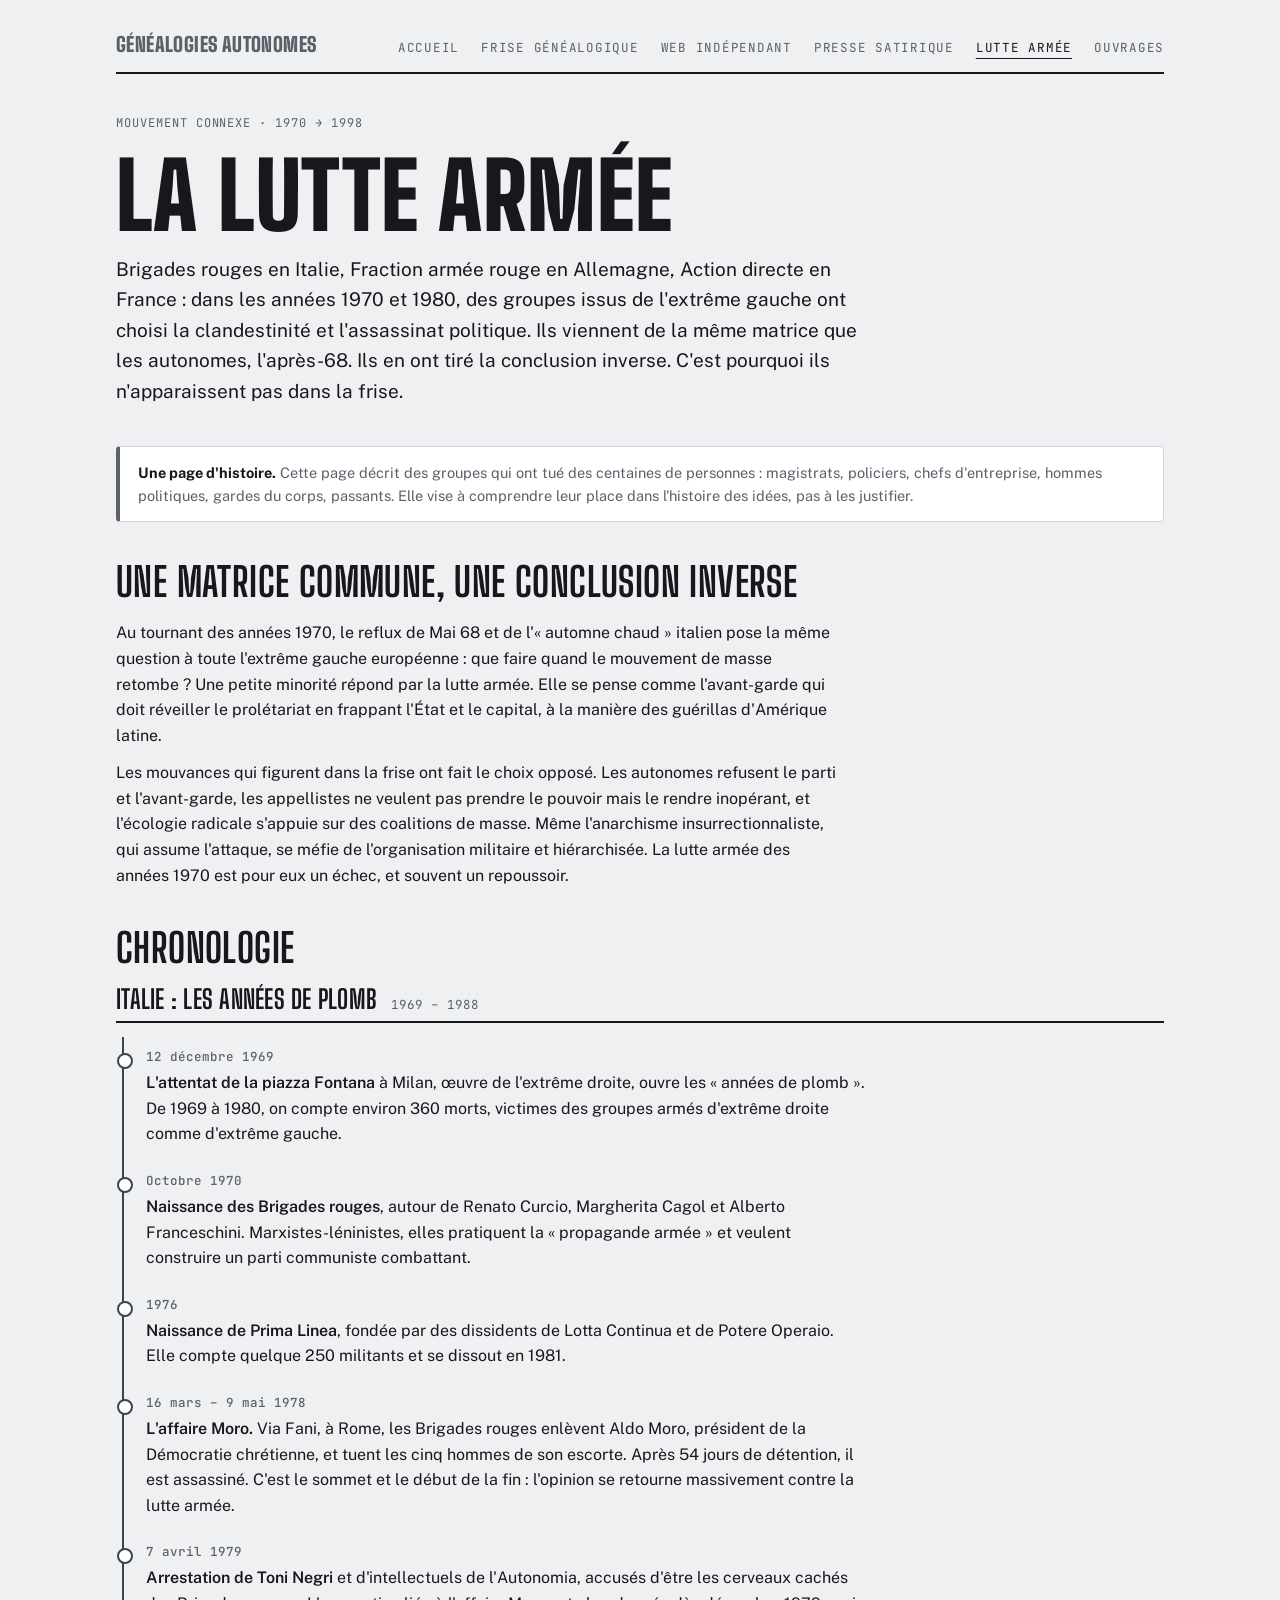
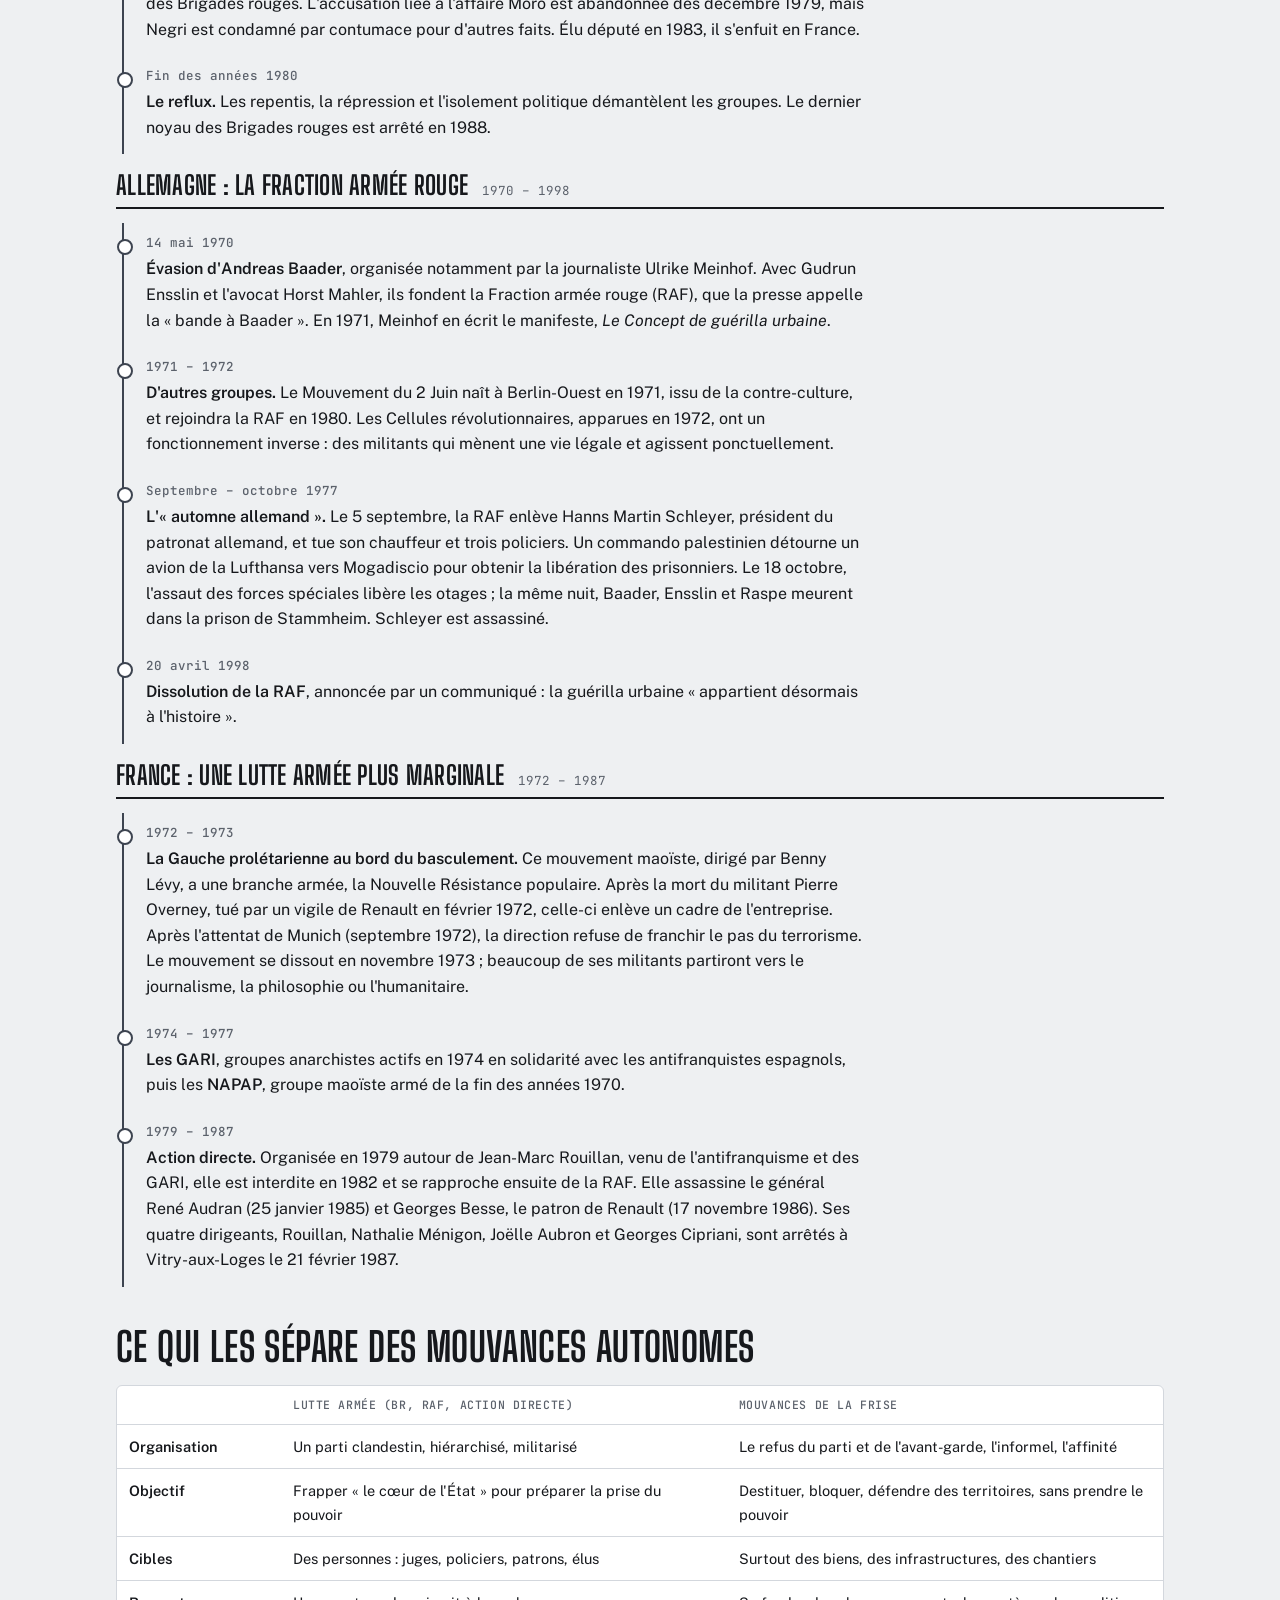
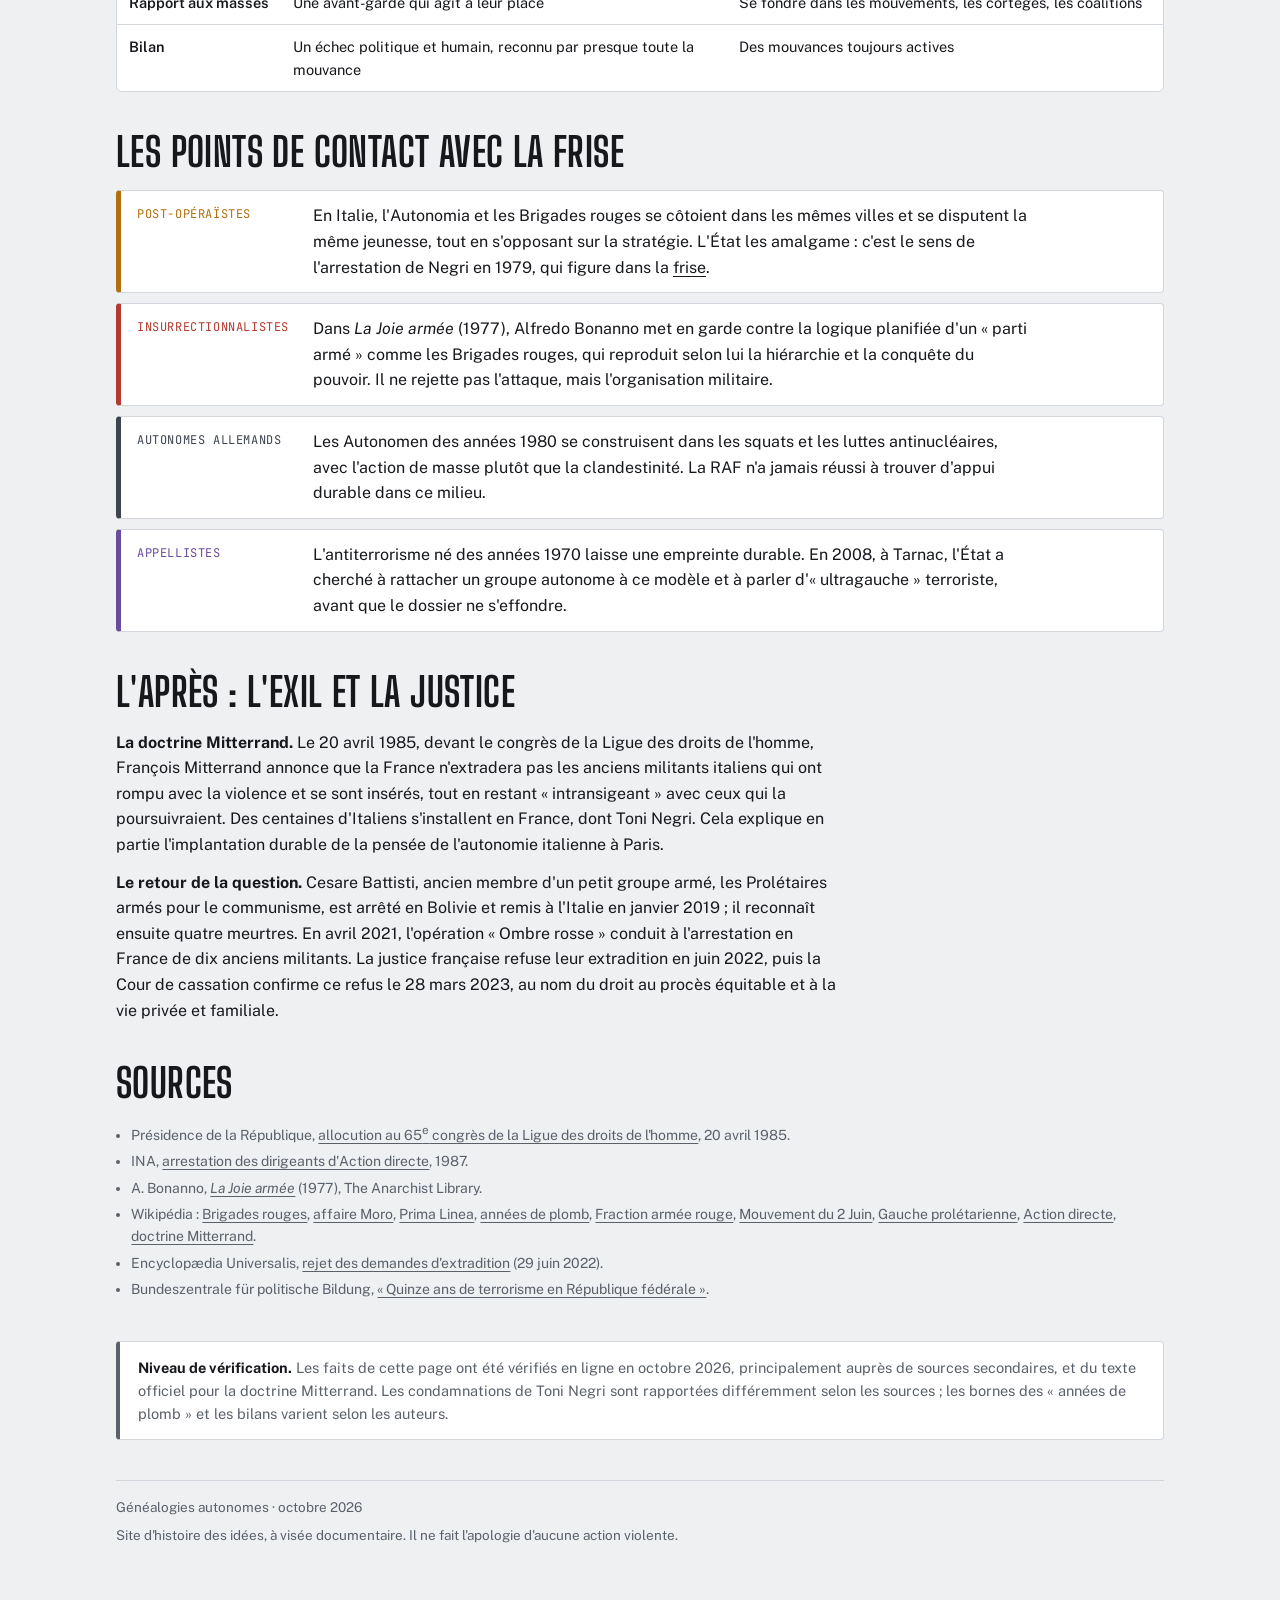
<file: lutte-armee.html>
<!doctype html>
<html lang="fr">
<head>
<meta charset="utf-8">
<meta name="viewport" content="width=device-width,initial-scale=1,viewport-fit=cover">
<title>La lutte armée</title>
<meta name="description" content="Brigades rouges, Fraction armée rouge, Action directe : l'histoire de la lutte armée d'extrême gauche en Europe dans les années 1970 et 1980, et ce qui la sépare des mouvances autonomes.">
<link rel="preconnect" href="https://fonts.googleapis.com">
<link rel="preconnect" href="https://fonts.gstatic.com" crossorigin>
<link rel="stylesheet" href="https://fonts.googleapis.com/css2?family=Big+Shoulders+Display:wght@700;900&family=Public+Sans:wght@400;500;600&family=JetBrains+Mono:wght@400;500&display=swap">
<link rel="stylesheet" href="assets/site.css">
<style>
.era{display:grid;gap:14px}
.era-head{display:flex;flex-wrap:wrap;align-items:baseline;gap:6px 14px;border-bottom:2px solid var(--ink);padding-bottom:6px}
.era-head .span{font-family:var(--mono);font-size:12.5px;color:var(--muted)}
.tl{list-style:none;margin:0 0 0 6px;padding:0;border-left:2px solid var(--p-mom)}
.tl li{position:relative;padding:10px 0 14px 22px;display:grid;gap:3px}
.tl li::before{content:"";position:absolute;left:-7px;top:16px;width:12px;height:12px;border-radius:50%;background:var(--paper);border:2px solid var(--p-mom)}
.tl .d{font-family:var(--mono);font-size:12.5px;color:var(--muted);font-weight:500}
.tl b{font-weight:600}
.tbl{overflow-x:auto;background:var(--paper);border:1px solid var(--line);border-radius:6px}
table{border-collapse:collapse;width:100%;min-width:640px;font-size:14.5px}
th,td{text-align:left;padding:10px 12px;border-bottom:1px solid var(--line);vertical-align:top}
thead th{font-family:var(--mono);font-size:11.5px;text-transform:uppercase;letter-spacing:.05em;color:var(--muted);font-weight:500}
tbody th{font-weight:600;white-space:nowrap}
tbody tr:last-child td,tbody tr:last-child th{border-bottom:0}
.ties{display:grid;gap:10px}
.tie{display:grid;grid-template-columns:160px minmax(0,1fr);gap:4px 16px;background:var(--paper);border:1px solid var(--line);border-left:5px solid var(--c);border-radius:4px;padding:12px 16px}
.tie .k{font-family:var(--mono);font-size:12px;text-transform:uppercase;letter-spacing:.05em;color:var(--c);padding-top:2px}
@media (max-width:560px){.tie{grid-template-columns:minmax(0,1fr)}}
.src{font-size:14px;color:var(--muted);display:grid;gap:4px;padding-left:1.1em;margin:0}
.src a{word-break:break-word}
</style>
</head>
<body>
<div class="wrap">

  <nav class="topnav" aria-label="Navigation principale">
    <a class="brand" href="index.html">Généalogies autonomes</a>
    <a href="index.html">Accueil</a>
    <a href="genealogie.html">Frise généalogique</a>
    <a href="web-independant.html">Web indépendant</a>
    <a href="presse-satirique.html">Presse satirique</a>
    <a href="lutte-armee.html" aria-current="page">Lutte armée</a>
    <a href="ouvrages.html">Ouvrages</a>
  </nav>

  <header style="display:grid;gap:16px">
    <p class="eyebrow">Mouvement connexe · 1970 → 1998</p>
    <h1>La lutte armée</h1>
    <p class="lede">Brigades rouges en Italie, Fraction armée rouge en Allemagne, Action directe en France : dans les années 1970 et 1980, des groupes issus de l'extrême gauche ont choisi la clandestinité et l'assassinat politique. Ils viennent de la même matrice que les autonomes, l'après-68. Ils en ont tiré la conclusion inverse. C'est pourquoi ils n'apparaissent pas dans la frise.</p>
  </header>

  <aside class="note">
    <strong>Une page d'histoire.</strong> Cette page décrit des groupes qui ont tué des centaines de personnes : magistrats, policiers, chefs d'entreprise, hommes politiques, gardes du corps, passants. Elle vise à comprendre leur place dans l'histoire des idées, pas à les justifier.
  </aside>

  <section aria-labelledby="matrice">
    <h2 id="matrice">Une matrice commune, une conclusion inverse</h2>
    <div class="prose">
      <p>Au tournant des années 1970, le reflux de Mai 68 et de l'« automne chaud » italien pose la même question à toute l'extrême gauche européenne : que faire quand le mouvement de masse retombe ? Une petite minorité répond par la lutte armée. Elle se pense comme l'avant-garde qui doit réveiller le prolétariat en frappant l'État et le capital, à la manière des guérillas d'Amérique latine.</p>
      <p>Les mouvances qui figurent dans la frise ont fait le choix opposé. Les autonomes refusent le parti et l'avant-garde, les appellistes ne veulent pas prendre le pouvoir mais le rendre inopérant, et l'écologie radicale s'appuie sur des coalitions de masse. Même l'anarchisme insurrectionnaliste, qui assume l'attaque, se méfie de l'organisation militaire et hiérarchisée. La lutte armée des années 1970 est pour eux un échec, et souvent un repoussoir.</p>
    </div>
  </section>

  <section aria-labelledby="chrono">
    <h2 id="chrono">Chronologie</h2>

    <div class="era">
      <div class="era-head"><h3>Italie : les années de plomb</h3><span class="span">1969 – 1988</span></div>
      <ol class="tl">
        <li><span class="d">12 décembre 1969</span><p><b>L'attentat de la piazza Fontana</b> à Milan, œuvre de l'extrême droite, ouvre les « années de plomb ». De 1969 à 1980, on compte environ 360 morts, victimes des groupes armés d'extrême droite comme d'extrême gauche.</p></li>
        <li><span class="d">Octobre 1970</span><p><b>Naissance des Brigades rouges</b>, autour de Renato Curcio, Margherita Cagol et Alberto Franceschini. Marxistes-léninistes, elles pratiquent la « propagande armée » et veulent construire un parti communiste combattant.</p></li>
        <li><span class="d">1976</span><p><b>Naissance de Prima Linea</b>, fondée par des dissidents de Lotta Continua et de Potere Operaio. Elle compte quelque 250 militants et se dissout en 1981.</p></li>
        <li><span class="d">16 mars – 9 mai 1978</span><p><b>L'affaire Moro.</b> Via Fani, à Rome, les Brigades rouges enlèvent Aldo Moro, président de la Démocratie chrétienne, et tuent les cinq hommes de son escorte. Après 54 jours de détention, il est assassiné. C'est le sommet et le début de la fin : l'opinion se retourne massivement contre la lutte armée.</p></li>
        <li><span class="d">7 avril 1979</span><p><b>Arrestation de Toni Negri</b> et d'intellectuels de l'Autonomia, accusés d'être les cerveaux cachés des Brigades rouges. L'accusation liée à l'affaire Moro est abandonnée dès décembre 1979, mais Negri est condamné par contumace pour d'autres faits. Élu député en 1983, il s'enfuit en France.</p></li>
        <li><span class="d">Fin des années 1980</span><p><b>Le reflux.</b> Les repentis, la répression et l'isolement politique démantèlent les groupes. Le dernier noyau des Brigades rouges est arrêté en 1988.</p></li>
      </ol>
    </div>

    <div class="era">
      <div class="era-head"><h3>Allemagne : la Fraction armée rouge</h3><span class="span">1970 – 1998</span></div>
      <ol class="tl">
        <li><span class="d">14 mai 1970</span><p><b>Évasion d'Andreas Baader</b>, organisée notamment par la journaliste Ulrike Meinhof. Avec Gudrun Ensslin et l'avocat Horst Mahler, ils fondent la Fraction armée rouge (RAF), que la presse appelle la « bande à Baader ». En 1971, Meinhof en écrit le manifeste, <i>Le Concept de guérilla urbaine</i>.</p></li>
        <li><span class="d">1971 – 1972</span><p><b>D'autres groupes.</b> Le Mouvement du 2 Juin naît à Berlin-Ouest en 1971, issu de la contre-culture, et rejoindra la RAF en 1980. Les Cellules révolutionnaires, apparues en 1972, ont un fonctionnement inverse : des militants qui mènent une vie légale et agissent ponctuellement.</p></li>
        <li><span class="d">Septembre – octobre 1977</span><p><b>L'« automne allemand ».</b> Le 5 septembre, la RAF enlève Hanns Martin Schleyer, président du patronat allemand, et tue son chauffeur et trois policiers. Un commando palestinien détourne un avion de la Lufthansa vers Mogadiscio pour obtenir la libération des prisonniers. Le 18 octobre, l'assaut des forces spéciales libère les otages ; la même nuit, Baader, Ensslin et Raspe meurent dans la prison de Stammheim. Schleyer est assassiné.</p></li>
        <li><span class="d">20 avril 1998</span><p><b>Dissolution de la RAF</b>, annoncée par un communiqué : la guérilla urbaine « appartient désormais à l'histoire ».</p></li>
      </ol>
    </div>

    <div class="era">
      <div class="era-head"><h3>France : une lutte armée plus marginale</h3><span class="span">1972 – 1987</span></div>
      <ol class="tl">
        <li><span class="d">1972 – 1973</span><p><b>La Gauche prolétarienne au bord du basculement.</b> Ce mouvement maoïste, dirigé par Benny Lévy, a une branche armée, la Nouvelle Résistance populaire. Après la mort du militant Pierre Overney, tué par un vigile de Renault en février 1972, celle-ci enlève un cadre de l'entreprise. Après l'attentat de Munich (septembre 1972), la direction refuse de franchir le pas du terrorisme. Le mouvement se dissout en novembre 1973 ; beaucoup de ses militants partiront vers le journalisme, la philosophie ou l'humanitaire.</p></li>
        <li><span class="d">1974 – 1977</span><p><b>Les GARI</b>, groupes anarchistes actifs en 1974 en solidarité avec les antifranquistes espagnols, puis les <b>NAPAP</b>, groupe maoïste armé de la fin des années 1970.</p></li>
        <li><span class="d">1979 – 1987</span><p><b>Action directe.</b> Organisée en 1979 autour de Jean-Marc Rouillan, venu de l'antifranquisme et des GARI, elle est interdite en 1982 et se rapproche ensuite de la RAF. Elle assassine le général René Audran (25 janvier 1985) et Georges Besse, le patron de Renault (17 novembre 1986). Ses quatre dirigeants, Rouillan, Nathalie Ménigon, Joëlle Aubron et Georges Cipriani, sont arrêtés à Vitry-aux-Loges le 21 février 1987.</p></li>
      </ol>
    </div>
  </section>

  <section aria-labelledby="ecart">
    <h2 id="ecart">Ce qui les sépare des mouvances autonomes</h2>
    <div class="tbl"><table>
      <thead><tr><th></th><th>Lutte armée (BR, RAF, Action directe)</th><th>Mouvances de la frise</th></tr></thead>
      <tbody>
        <tr><th>Organisation</th><td>Un parti clandestin, hiérarchisé, militarisé</td><td>Le refus du parti et de l'avant-garde, l'informel, l'affinité</td></tr>
        <tr><th>Objectif</th><td>Frapper « le cœur de l'État » pour préparer la prise du pouvoir</td><td>Destituer, bloquer, défendre des territoires, sans prendre le pouvoir</td></tr>
        <tr><th>Cibles</th><td>Des personnes : juges, policiers, patrons, élus</td><td>Surtout des biens, des infrastructures, des chantiers</td></tr>
        <tr><th>Rapport aux masses</th><td>Une avant-garde qui agit à leur place</td><td>Se fondre dans les mouvements, les cortèges, les coalitions</td></tr>
        <tr><th>Bilan</th><td>Un échec politique et humain, reconnu par presque toute la mouvance</td><td>Des mouvances toujours actives</td></tr>
      </tbody>
    </table></div>
  </section>

  <section aria-labelledby="contacts">
    <h2 id="contacts">Les points de contact avec la frise</h2>
    <div class="ties">
      <div class="tie" style="--c:var(--p-ope)"><span class="k">Post-opéraïstes</span><p>En Italie, l'Autonomia et les Brigades rouges se côtoient dans les mêmes villes et se disputent la même jeunesse, tout en s'opposant sur la stratégie. L'État les amalgame : c'est le sens de l'arrestation de Negri en 1979, qui figure dans la <a href="genealogie.html">frise</a>.</p></div>
      <div class="tie" style="--c:var(--p-ins)"><span class="k">Insurrectionnalistes</span><p>Dans <i>La Joie armée</i> (1977), Alfredo Bonanno met en garde contre la logique planifiée d'un « parti armé » comme les Brigades rouges, qui reproduit selon lui la hiérarchie et la conquête du pouvoir. Il ne rejette pas l'attaque, mais l'organisation militaire.</p></div>
      <div class="tie" style="--c:var(--p-mom)"><span class="k">Autonomes allemands</span><p>Les Autonomen des années 1980 se construisent dans les squats et les luttes antinucléaires, avec l'action de masse plutôt que la clandestinité. La RAF n'a jamais réussi à trouver d'appui durable dans ce milieu.</p></div>
      <div class="tie" style="--c:var(--p-app)"><span class="k">Appellistes</span><p>L'antiterrorisme né des années 1970 laisse une empreinte durable. En 2008, à Tarnac, l'État a cherché à rattacher un groupe autonome à ce modèle et à parler d'« ultragauche » terroriste, avant que le dossier ne s'effondre.</p></div>
    </div>
  </section>

  <section aria-labelledby="apres">
    <h2 id="apres">L'après : l'exil et la justice</h2>
    <div class="prose">
      <p><b>La doctrine Mitterrand.</b> Le 20 avril 1985, devant le congrès de la Ligue des droits de l'homme, François Mitterrand annonce que la France n'extradera pas les anciens militants italiens qui ont rompu avec la violence et se sont insérés, tout en restant « intransigeant » avec ceux qui la poursuivraient. Des centaines d'Italiens s'installent en France, dont Toni Negri. Cela explique en partie l'implantation durable de la pensée de l'autonomie italienne à Paris.</p>
      <p><b>Le retour de la question.</b> Cesare Battisti, ancien membre d'un petit groupe armé, les Prolétaires armés pour le communisme, est arrêté en Bolivie et remis à l'Italie en janvier 2019 ; il reconnaît ensuite quatre meurtres. En avril 2021, l'opération « Ombre rosse » conduit à l'arrestation en France de dix anciens militants. La justice française refuse leur extradition en juin 2022, puis la Cour de cassation confirme ce refus le 28 mars 2023, au nom du droit au procès équitable et à la vie privée et familiale.</p>
    </div>
  </section>

  <section aria-labelledby="sources">
    <h2 id="sources">Sources</h2>
    <ul class="src">
      <li>Présidence de la République, <a href="https://www.elysee.fr/francois-mitterrand/1985/04/20/allocution-de-m-francois-mitterrand-president-de-la-republique-a-loccasion-du-65eme-congres-de-la-ligue-des-droits-de-lhomme-a-paris-samedi-20-avril-1985" rel="noopener">allocution au 65<sup>e</sup> congrès de la Ligue des droits de l'homme</a>, 20 avril 1985.</li>
      <li>INA, <a href="https://mediaclip.ina.fr/en/i21314893-arrest-of-four-direct-action-members.html" rel="noopener">arrestation des dirigeants d'Action directe</a>, 1987.</li>
      <li>A. Bonanno, <a href="https://theanarchistlibrary.org/library/alfredo-m-bonanno-armed-joy" rel="noopener"><i>La Joie armée</i></a> (1977), The Anarchist Library.</li>
      <li>Wikipédia : <a href="https://fr.wikipedia.org/wiki/Brigades_rouges" rel="noopener">Brigades rouges</a>, <a href="https://en.wikipedia.org/wiki/Kidnapping_and_murder_of_Aldo_Moro" rel="noopener">affaire Moro</a>, <a href="https://fr.wikipedia.org/wiki/Prima_Linea" rel="noopener">Prima Linea</a>, <a href="https://fr.wikipedia.org/wiki/Ann%C3%A9es_de_plomb_(Italie)" rel="noopener">années de plomb</a>, <a href="https://en.wikipedia.org/wiki/Red_Army_Faction" rel="noopener">Fraction armée rouge</a>, <a href="https://en.wikipedia.org/wiki/Movement_2_June" rel="noopener">Mouvement du 2 Juin</a>, <a href="https://fr.wikipedia.org/wiki/Gauche_prol%C3%A9tarienne" rel="noopener">Gauche prolétarienne</a>, <a href="https://en.wikipedia.org/wiki/Action_Directe" rel="noopener">Action directe</a>, <a href="https://fr.wikipedia.org/wiki/Doctrine_Mitterrand" rel="noopener">doctrine Mitterrand</a>.</li>
      <li>Encyclopædia Universalis, <a href="https://www.universalis.fr/evenement/29-juin-2022-rejet-des-demandes-d-extradition-de-militants-d-extreme-gauche-presentees-par-l-italie/" rel="noopener">rejet des demandes d'extradition</a> (29 juin 2022).</li>
      <li>Bundeszentrale für politische Bildung, <a href="https://www.bpb.de/shop/zeitschriften/apuz/archiv/534006/fuenfzehn-jahre-terrorismus-in-der-bundesrepublik-deutschland/" rel="noopener">« Quinze ans de terrorisme en République fédérale »</a>.</li>
    </ul>
  </section>

  <aside class="note">
    <strong>Niveau de vérification.</strong> Les faits de cette page ont été vérifiés en ligne en octobre 2026, principalement auprès de sources secondaires, et du texte officiel pour la doctrine Mitterrand. Les condamnations de Toni Negri sont rapportées différemment selon les sources ; les bornes des « années de plomb » et les bilans varient selon les auteurs.
  </aside>

  <footer>
    <span>Généalogies autonomes · octobre 2026</span>
    <span>Site d'histoire des idées, à visée documentaire. Il ne fait l'apologie d'aucune action violente.</span>
  </footer>

</div>
</body>
</html>
</file>
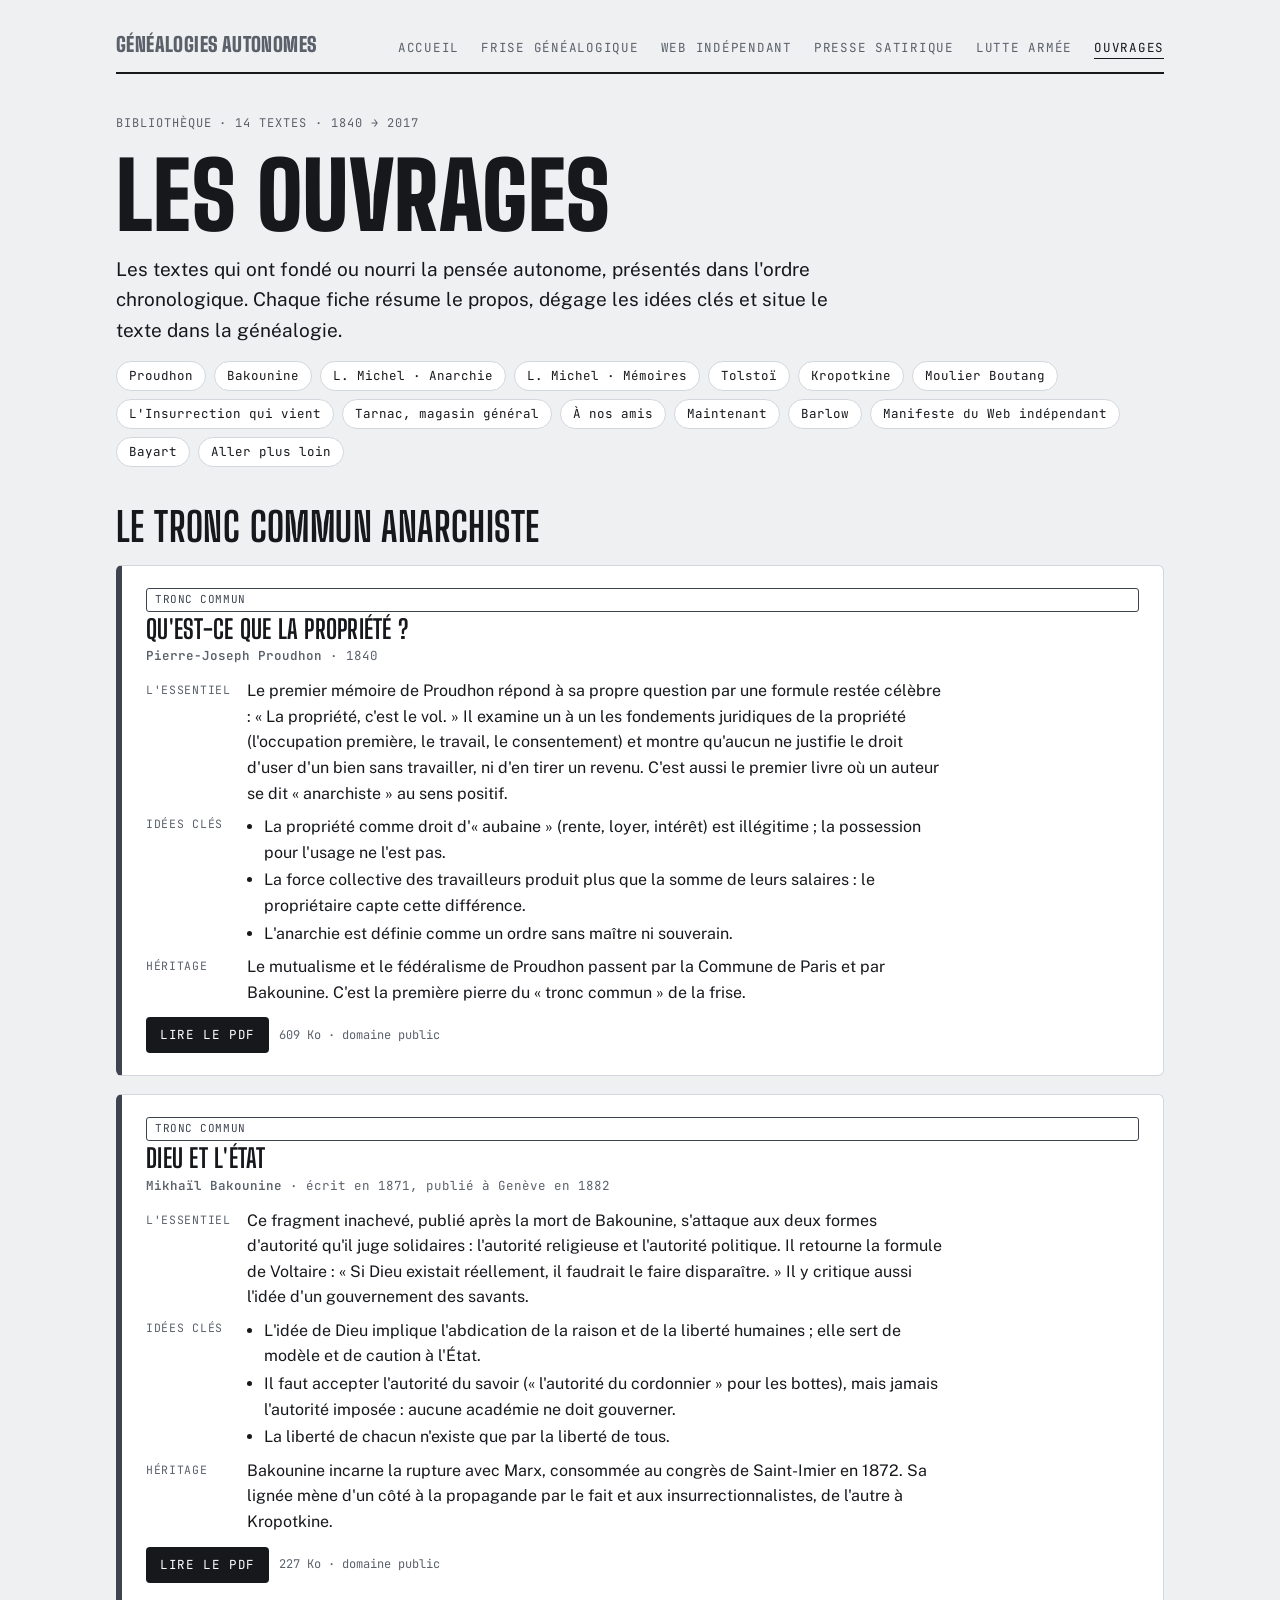
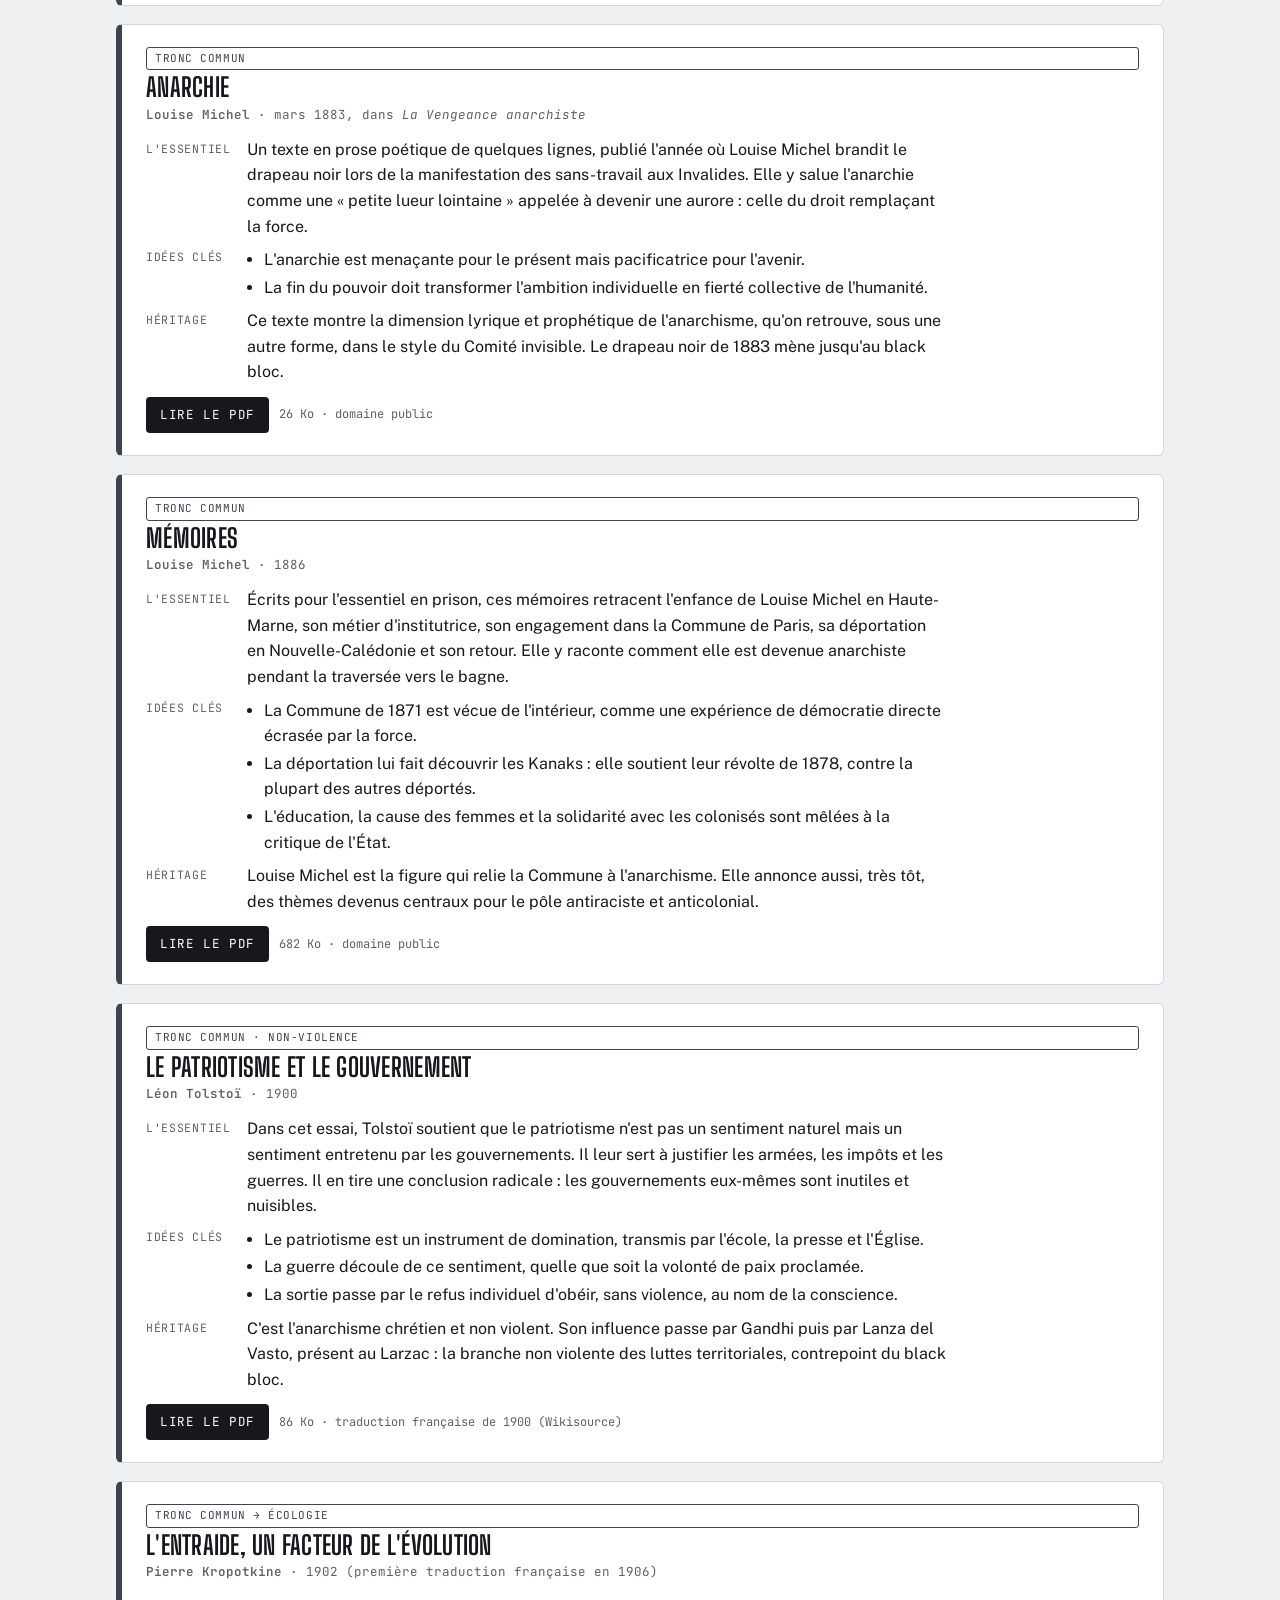
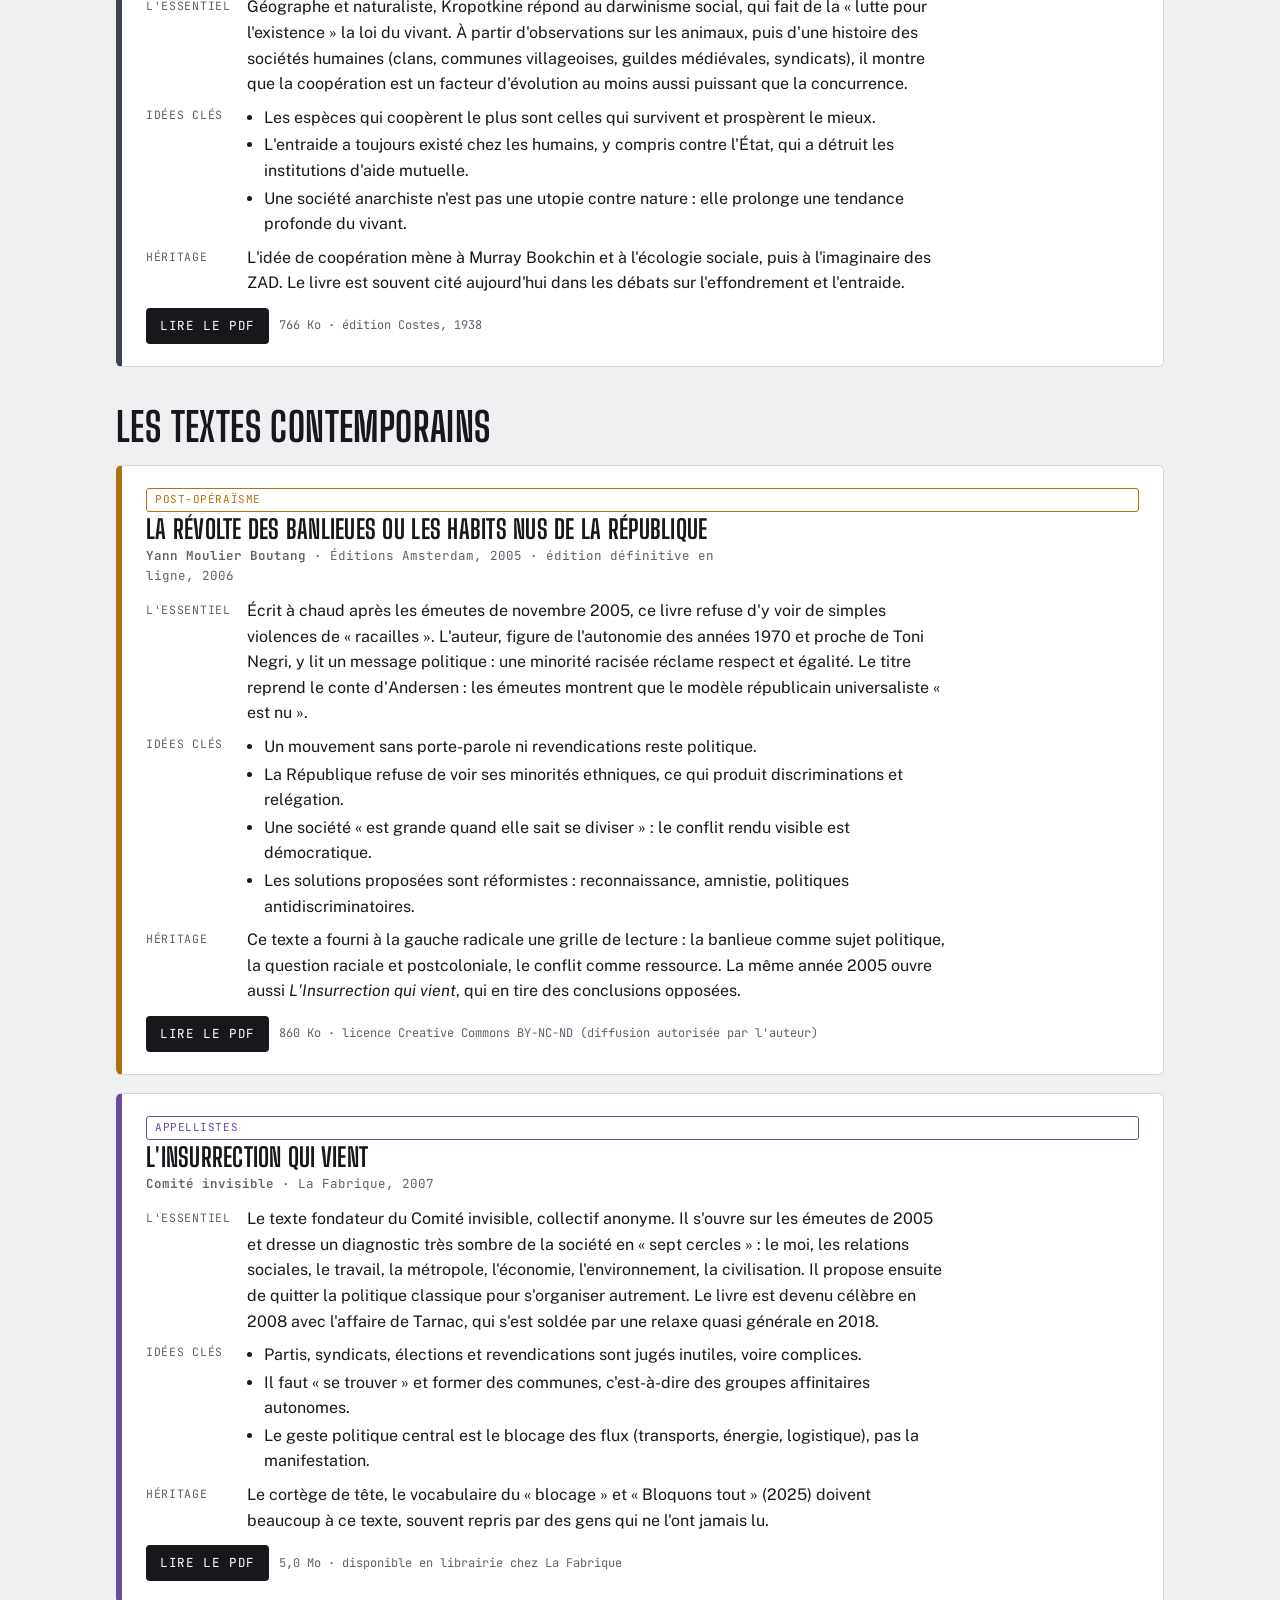
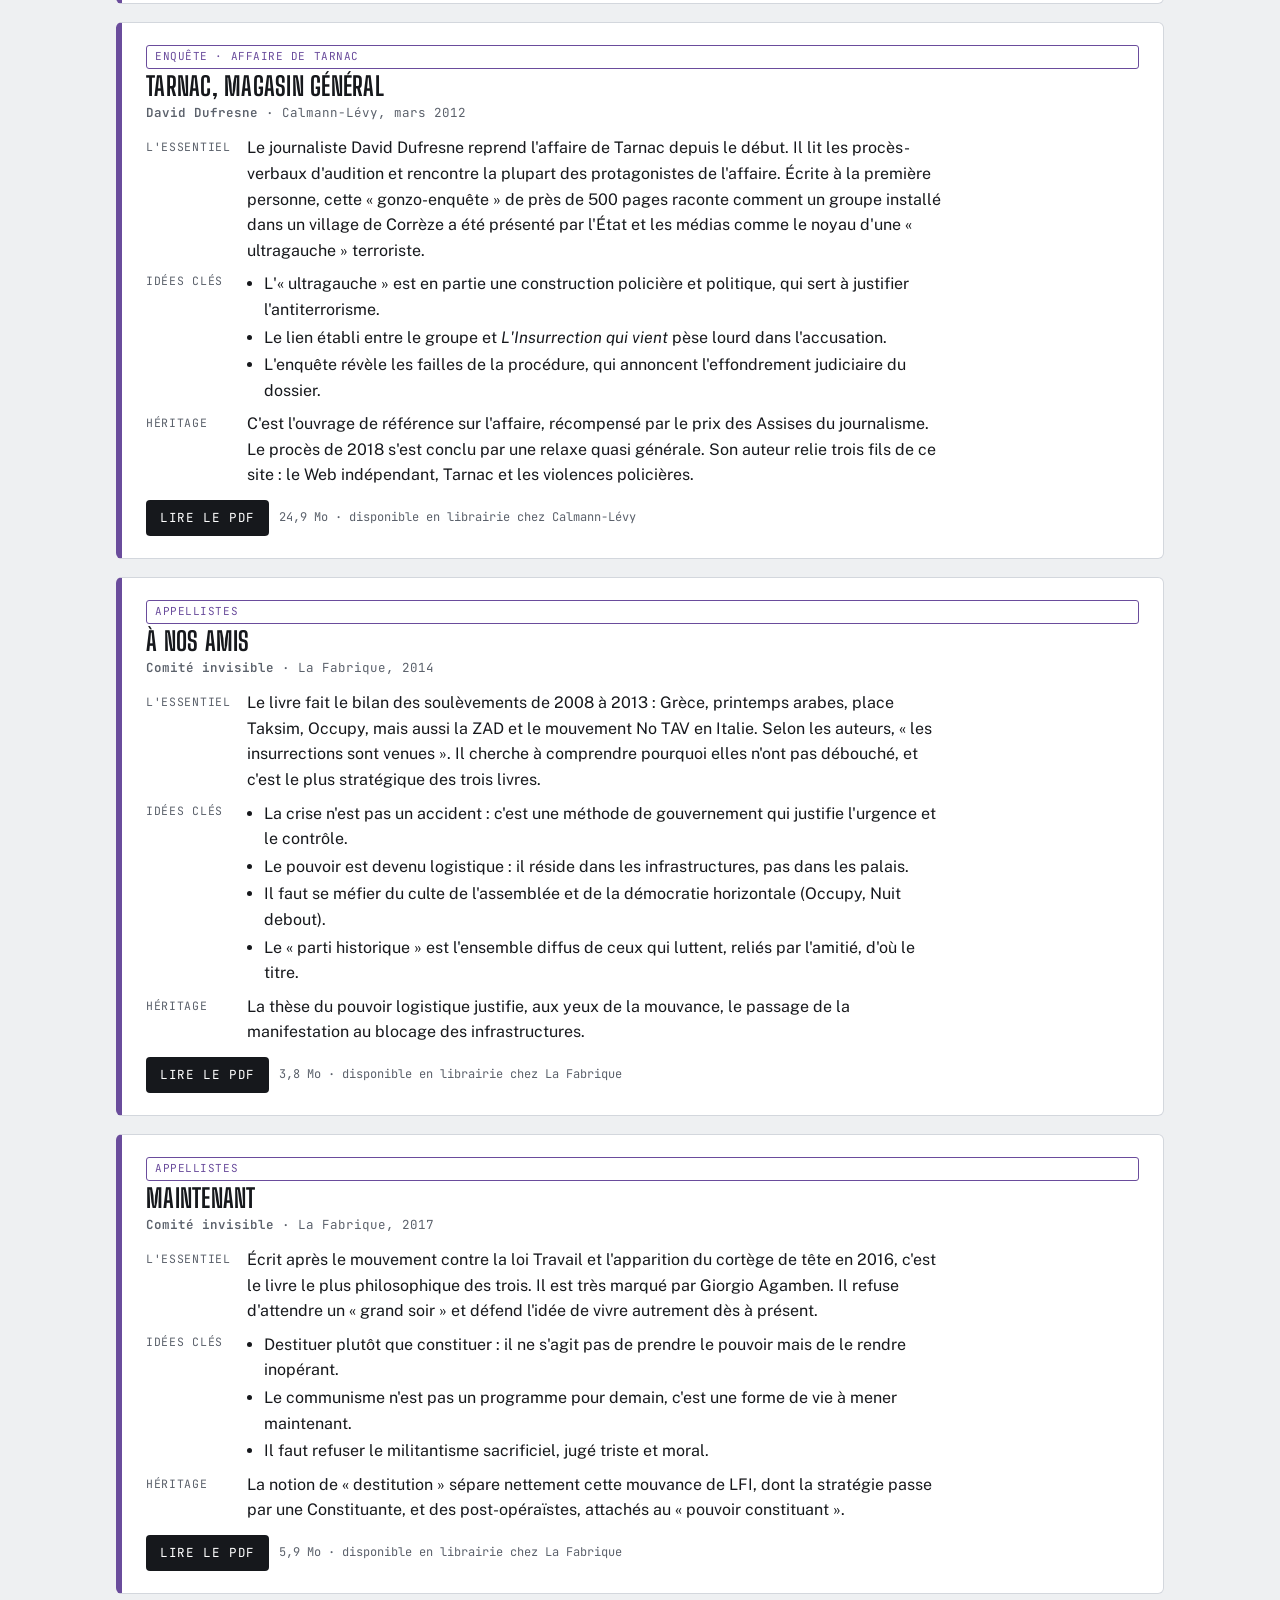
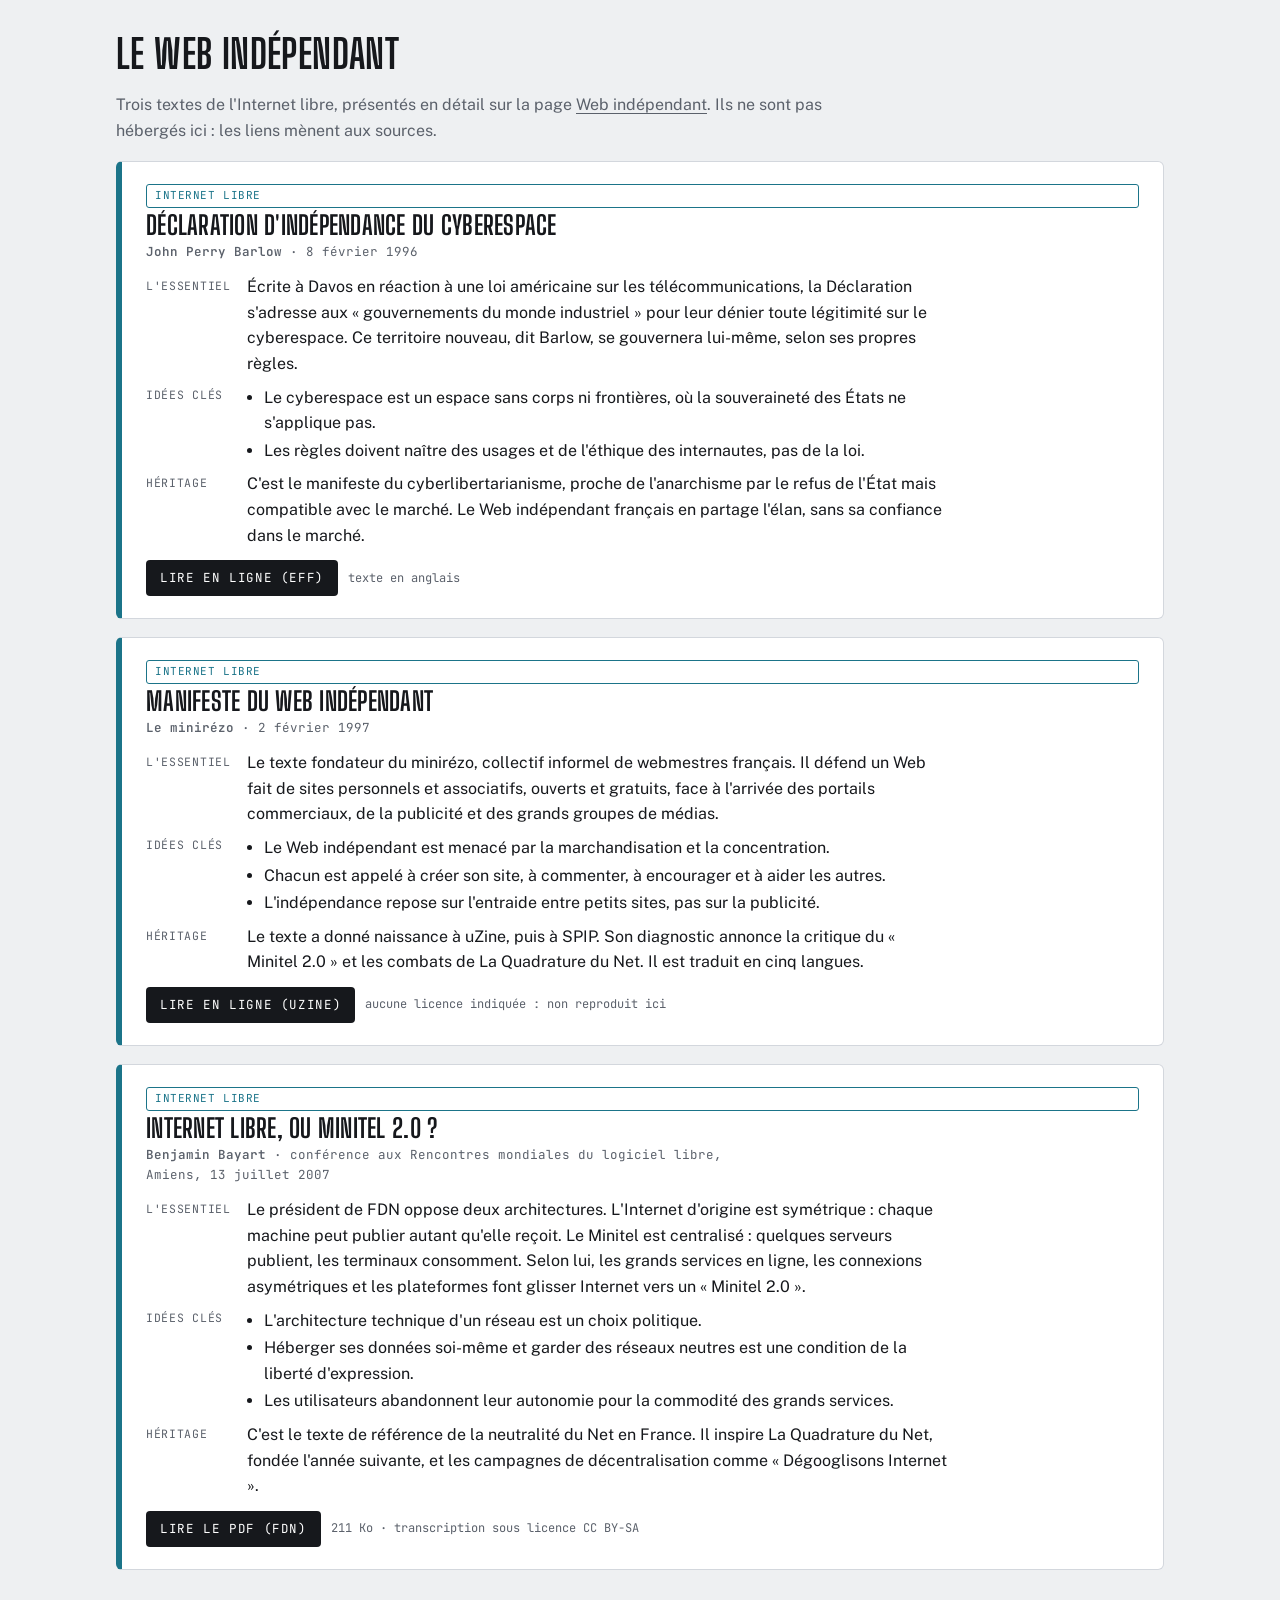
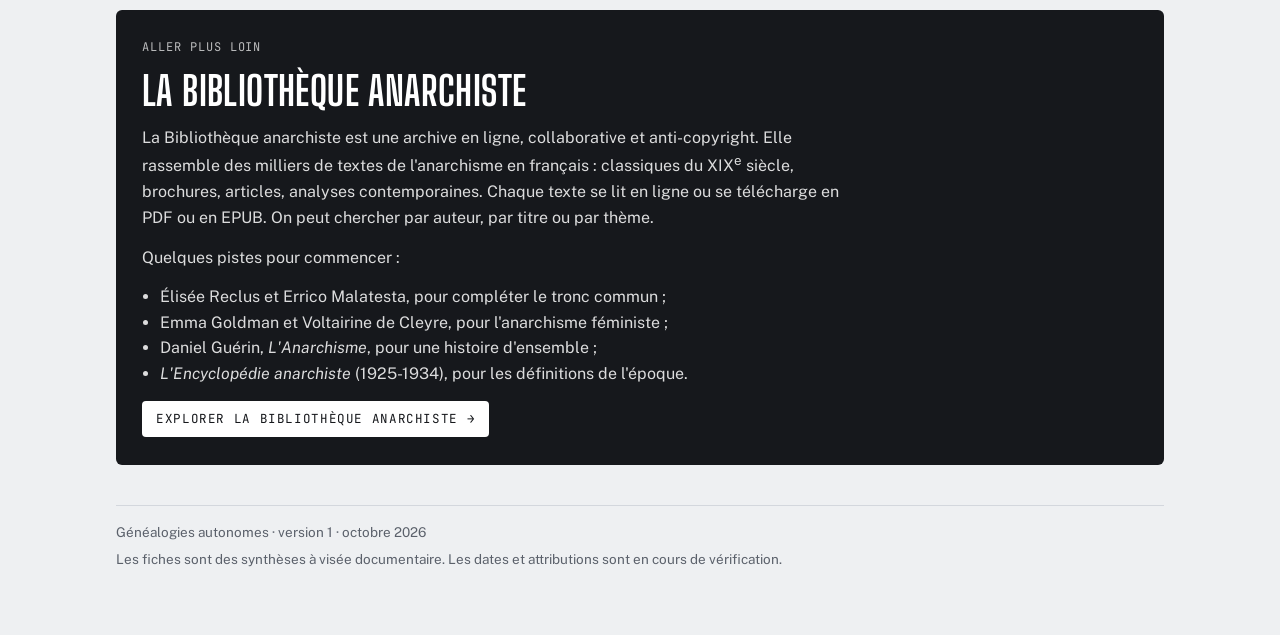
<file: ouvrages.html>
<!doctype html>
<html lang="fr">
<head>
<meta charset="utf-8">
<meta name="viewport" content="width=device-width,initial-scale=1,viewport-fit=cover">
<title>Ouvrages de référence</title>
<meta name="description" content="Fiches de lecture des textes de référence de l'anarchisme et de l'autonomie, de Proudhon au Comité invisible, avec les PDF.">
<link rel="preconnect" href="https://fonts.googleapis.com">
<link rel="preconnect" href="https://fonts.gstatic.com" crossorigin>
<link rel="stylesheet" href="https://fonts.googleapis.com/css2?family=Big+Shoulders+Display:wght@700;900&family=Public+Sans:wght@400;500;600&family=JetBrains+Mono:wght@400;500&display=swap">
<link rel="stylesheet" href="assets/site.css">
</head>
<body>
<div class="wrap">

  <nav class="topnav" aria-label="Navigation principale">
    <a class="brand" href="index.html">Généalogies autonomes</a>
    <a href="index.html">Accueil</a>
    <a href="genealogie.html">Frise généalogique</a>
    <a href="web-independant.html">Web indépendant</a>
    <a href="presse-satirique.html">Presse satirique</a>
    <a href="lutte-armee.html">Lutte armée</a>
    <a href="ouvrages.html" aria-current="page">Ouvrages</a>
  </nav>

  <header style="display:grid;gap:16px">
    <p class="eyebrow">Bibliothèque · 14 textes · 1840 → 2017</p>
    <h1>Les ouvrages</h1>
    <p class="lede">Les textes qui ont fondé ou nourri la pensée autonome, présentés dans l'ordre chronologique. Chaque fiche résume le propos, dégage les idées clés et situe le texte dans la généalogie.</p>
    <nav class="toc" aria-label="Sommaire des ouvrages">
      <a href="#proudhon">Proudhon</a>
      <a href="#bakounine">Bakounine</a>
      <a href="#michel-anarchie">L. Michel · Anarchie</a>
      <a href="#michel-memoires">L. Michel · Mémoires</a>
      <a href="#tolstoi">Tolstoï</a>
      <a href="#kropotkine">Kropotkine</a>
      <a href="#moulier-boutang">Moulier Boutang</a>
      <a href="#insurrection">L'Insurrection qui vient</a>
      <a href="#tarnac">Tarnac, magasin général</a>
      <a href="#a-nos-amis">À nos amis</a>
      <a href="#maintenant">Maintenant</a>
      <a href="#barlow">Barlow</a>
      <a href="#manifeste-web">Manifeste du Web indépendant</a>
      <a href="#bayart">Bayart</a>
      <a href="#bibliotheque">Aller plus loin</a>
    </nav>
  </header>

  <section aria-labelledby="tronc">
    <h2 id="tronc">Le tronc commun anarchiste</h2>
    <div class="books">

      <article class="book" id="proudhon" style="--c:var(--p-mom)">
        <header>
          <span class="tag">Tronc commun</span>
          <h3>Qu'est-ce que la propriété&nbsp;?</h3>
          <p class="meta"><span class="who">Pierre-Joseph Proudhon</span> · 1840</p>
        </header>
        <dl>
          <dt>L'essentiel</dt>
          <dd>Le premier mémoire de Proudhon répond à sa propre question par une formule restée célèbre : « La propriété, c'est le vol. » Il examine un à un les fondements juridiques de la propriété (l'occupation première, le travail, le consentement) et montre qu'aucun ne justifie le droit d'user d'un bien sans travailler, ni d'en tirer un revenu. C'est aussi le premier livre où un auteur se dit « anarchiste » au sens positif.</dd>
          <dt>Idées clés</dt>
          <dd><ul>
            <li>La propriété comme droit d'« aubaine » (rente, loyer, intérêt) est illégitime ; la possession pour l'usage ne l'est pas.</li>
            <li>La force collective des travailleurs produit plus que la somme de leurs salaires : le propriétaire capte cette différence.</li>
            <li>L'anarchie est définie comme un ordre sans maître ni souverain.</li>
          </ul></dd>
          <dt>Héritage</dt>
          <dd>Le mutualisme et le fédéralisme de Proudhon passent par la Commune de Paris et par Bakounine. C'est la première pierre du « tronc commun » de la frise.</dd>
        </dl>
        <div class="actions"><a class="btn" href="pdf/proudhon-1840-qu-est-ce-que-la-propriete.pdf">Lire le PDF</a><span class="size">609 Ko · domaine public</span></div>
      </article>

      <article class="book" id="bakounine" style="--c:var(--p-mom)">
        <header>
          <span class="tag">Tronc commun</span>
          <h3>Dieu et l'État</h3>
          <p class="meta"><span class="who">Mikhaïl Bakounine</span> · écrit en 1871, publié à Genève en 1882</p>
        </header>
        <dl>
          <dt>L'essentiel</dt>
          <dd>Ce fragment inachevé, publié après la mort de Bakounine, s'attaque aux deux formes d'autorité qu'il juge solidaires : l'autorité religieuse et l'autorité politique. Il retourne la formule de Voltaire : « Si Dieu existait réellement, il faudrait le faire disparaître. » Il y critique aussi l'idée d'un gouvernement des savants.</dd>
          <dt>Idées clés</dt>
          <dd><ul>
            <li>L'idée de Dieu implique l'abdication de la raison et de la liberté humaines ; elle sert de modèle et de caution à l'État.</li>
            <li>Il faut accepter l'autorité du savoir (« l'autorité du cordonnier » pour les bottes), mais jamais l'autorité imposée : aucune académie ne doit gouverner.</li>
            <li>La liberté de chacun n'existe que par la liberté de tous.</li>
          </ul></dd>
          <dt>Héritage</dt>
          <dd>Bakounine incarne la rupture avec Marx, consommée au congrès de Saint-Imier en 1872. Sa lignée mène d'un côté à la propagande par le fait et aux insurrectionnalistes, de l'autre à Kropotkine.</dd>
        </dl>
        <div class="actions"><a class="btn" href="pdf/bakounine-1882-dieu-et-l-etat.pdf">Lire le PDF</a><span class="size">227 Ko · domaine public</span></div>
      </article>

      <article class="book" id="michel-anarchie" style="--c:var(--p-mom)">
        <header>
          <span class="tag">Tronc commun</span>
          <h3>Anarchie</h3>
          <p class="meta"><span class="who">Louise Michel</span> · mars 1883, dans <i>La Vengeance anarchiste</i></p>
        </header>
        <dl>
          <dt>L'essentiel</dt>
          <dd>Un texte en prose poétique de quelques lignes, publié l'année où Louise Michel brandit le drapeau noir lors de la manifestation des sans-travail aux Invalides. Elle y salue l'anarchie comme une « petite lueur lointaine » appelée à devenir une aurore : celle du droit remplaçant la force.</dd>
          <dt>Idées clés</dt>
          <dd><ul>
            <li>L'anarchie est menaçante pour le présent mais pacificatrice pour l'avenir.</li>
            <li>La fin du pouvoir doit transformer l'ambition individuelle en fierté collective de l'humanité.</li>
          </ul></dd>
          <dt>Héritage</dt>
          <dd>Ce texte montre la dimension lyrique et prophétique de l'anarchisme, qu'on retrouve, sous une autre forme, dans le style du Comité invisible. Le drapeau noir de 1883 mène jusqu'au black bloc.</dd>
        </dl>
        <div class="actions"><a class="btn" href="pdf/louise-michel-anarchie.pdf">Lire le PDF</a><span class="size">26 Ko · domaine public</span></div>
      </article>

      <article class="book" id="michel-memoires" style="--c:var(--p-mom)">
        <header>
          <span class="tag">Tronc commun</span>
          <h3>Mémoires</h3>
          <p class="meta"><span class="who">Louise Michel</span> · 1886</p>
        </header>
        <dl>
          <dt>L'essentiel</dt>
          <dd>Écrits pour l'essentiel en prison, ces mémoires retracent l'enfance de Louise Michel en Haute-Marne, son métier d'institutrice, son engagement dans la Commune de Paris, sa déportation en Nouvelle-Calédonie et son retour. Elle y raconte comment elle est devenue anarchiste pendant la traversée vers le bagne.</dd>
          <dt>Idées clés</dt>
          <dd><ul>
            <li>La Commune de 1871 est vécue de l'intérieur, comme une expérience de démocratie directe écrasée par la force.</li>
            <li>La déportation lui fait découvrir les Kanaks : elle soutient leur révolte de 1878, contre la plupart des autres déportés.</li>
            <li>L'éducation, la cause des femmes et la solidarité avec les colonisés sont mêlées à la critique de l'État.</li>
          </ul></dd>
          <dt>Héritage</dt>
          <dd>Louise Michel est la figure qui relie la Commune à l'anarchisme. Elle annonce aussi, très tôt, des thèmes devenus centraux pour le pôle antiraciste et anticolonial.</dd>
        </dl>
        <div class="actions"><a class="btn" href="pdf/louise-michel-memoires.pdf">Lire le PDF</a><span class="size">682 Ko · domaine public</span></div>
      </article>

      <article class="book" id="tolstoi" style="--c:var(--p-mom)">
        <header>
          <span class="tag">Tronc commun · non-violence</span>
          <h3>Le patriotisme et le gouvernement</h3>
          <p class="meta"><span class="who">Léon Tolstoï</span> · 1900</p>
        </header>
        <dl>
          <dt>L'essentiel</dt>
          <dd>Dans cet essai, Tolstoï soutient que le patriotisme n'est pas un sentiment naturel mais un sentiment entretenu par les gouvernements. Il leur sert à justifier les armées, les impôts et les guerres. Il en tire une conclusion radicale : les gouvernements eux-mêmes sont inutiles et nuisibles.</dd>
          <dt>Idées clés</dt>
          <dd><ul>
            <li>Le patriotisme est un instrument de domination, transmis par l'école, la presse et l'Église.</li>
            <li>La guerre découle de ce sentiment, quelle que soit la volonté de paix proclamée.</li>
            <li>La sortie passe par le refus individuel d'obéir, sans violence, au nom de la conscience.</li>
          </ul></dd>
          <dt>Héritage</dt>
          <dd>C'est l'anarchisme chrétien et non violent. Son influence passe par Gandhi puis par Lanza del Vasto, présent au Larzac : la branche non violente des luttes territoriales, contrepoint du black bloc.</dd>
        </dl>
        <div class="actions"><a class="btn" href="pdf/tolstoi-le-patriotisme-et-le-gouvernement.pdf">Lire le PDF</a><span class="size">86 Ko · traduction française de 1900 (Wikisource)</span></div>
      </article>

      <article class="book" id="kropotkine" style="--c:var(--p-mom)">
        <header>
          <span class="tag">Tronc commun → écologie</span>
          <h3>L'Entraide, un facteur de l'évolution</h3>
          <p class="meta"><span class="who">Pierre Kropotkine</span> · 1902 (première traduction française en 1906)</p>
        </header>
        <dl>
          <dt>L'essentiel</dt>
          <dd>Géographe et naturaliste, Kropotkine répond au darwinisme social, qui fait de la « lutte pour l'existence » la loi du vivant. À partir d'observations sur les animaux, puis d'une histoire des sociétés humaines (clans, communes villageoises, guildes médiévales, syndicats), il montre que la coopération est un facteur d'évolution au moins aussi puissant que la concurrence.</dd>
          <dt>Idées clés</dt>
          <dd><ul>
            <li>Les espèces qui coopèrent le plus sont celles qui survivent et prospèrent le mieux.</li>
            <li>L'entraide a toujours existé chez les humains, y compris contre l'État, qui a détruit les institutions d'aide mutuelle.</li>
            <li>Une société anarchiste n'est pas une utopie contre nature : elle prolonge une tendance profonde du vivant.</li>
          </ul></dd>
          <dt>Héritage</dt>
          <dd>L'idée de coopération mène à Murray Bookchin et à l'écologie sociale, puis à l'imaginaire des ZAD. Le livre est souvent cité aujourd'hui dans les débats sur l'effondrement et l'entraide.</dd>
        </dl>
        <div class="actions"><a class="btn" href="pdf/kropotkine-1902-l-entraide.pdf">Lire le PDF</a><span class="size">766 Ko · édition Costes, 1938</span></div>
      </article>

    </div>
  </section>

  <section aria-labelledby="contemporains">
    <h2 id="contemporains">Les textes contemporains</h2>
    <div class="books">

      <article class="book" id="moulier-boutang" style="--c:var(--p-ope)">
        <header>
          <span class="tag">Post-opéraïsme</span>
          <h3>La révolte des banlieues ou les habits nus de la République</h3>
          <p class="meta"><span class="who">Yann Moulier Boutang</span> · Éditions Amsterdam, 2005 · édition définitive en ligne, 2006</p>
        </header>
        <dl>
          <dt>L'essentiel</dt>
          <dd>Écrit à chaud après les émeutes de novembre 2005, ce livre refuse d'y voir de simples violences de « racailles ». L'auteur, figure de l'autonomie des années 1970 et proche de Toni Negri, y lit un message politique : une minorité racisée réclame respect et égalité. Le titre reprend le conte d'Andersen : les émeutes montrent que le modèle républicain universaliste « est nu ».</dd>
          <dt>Idées clés</dt>
          <dd><ul>
            <li>Un mouvement sans porte-parole ni revendications reste politique.</li>
            <li>La République refuse de voir ses minorités ethniques, ce qui produit discriminations et relégation.</li>
            <li>Une société « est grande quand elle sait se diviser » : le conflit rendu visible est démocratique.</li>
            <li>Les solutions proposées sont réformistes : reconnaissance, amnistie, politiques antidiscriminatoires.</li>
          </ul></dd>
          <dt>Héritage</dt>
          <dd>Ce texte a fourni à la gauche radicale une grille de lecture : la banlieue comme sujet politique, la question raciale et postcoloniale, le conflit comme ressource. La même année 2005 ouvre aussi <i>L'Insurrection qui vient</i>, qui en tire des conclusions opposées.</dd>
        </dl>
        <div class="actions"><a class="btn" href="pdf/moulier-boutang-2006-la-revolte-des-banlieues.pdf">Lire le PDF</a><span class="size">860 Ko · licence Creative Commons BY-NC-ND (diffusion autorisée par l'auteur)</span></div>
      </article>

      <article class="book" id="insurrection" style="--c:var(--p-app)">
        <header>
          <span class="tag">Appellistes</span>
          <h3>L'Insurrection qui vient</h3>
          <p class="meta"><span class="who">Comité invisible</span> · La Fabrique, 2007</p>
        </header>
        <dl>
          <dt>L'essentiel</dt>
          <dd>Le texte fondateur du Comité invisible, collectif anonyme. Il s'ouvre sur les émeutes de 2005 et dresse un diagnostic très sombre de la société en « sept cercles » : le moi, les relations sociales, le travail, la métropole, l'économie, l'environnement, la civilisation. Il propose ensuite de quitter la politique classique pour s'organiser autrement. Le livre est devenu célèbre en 2008 avec l'affaire de Tarnac, qui s'est soldée par une relaxe quasi générale en 2018.</dd>
          <dt>Idées clés</dt>
          <dd><ul>
            <li>Partis, syndicats, élections et revendications sont jugés inutiles, voire complices.</li>
            <li>Il faut « se trouver » et former des communes, c'est-à-dire des groupes affinitaires autonomes.</li>
            <li>Le geste politique central est le blocage des flux (transports, énergie, logistique), pas la manifestation.</li>
          </ul></dd>
          <dt>Héritage</dt>
          <dd>Le cortège de tête, le vocabulaire du « blocage » et « Bloquons tout » (2025) doivent beaucoup à ce texte, souvent repris par des gens qui ne l'ont jamais lu.</dd>
        </dl>
        <div class="actions"><a class="btn" href="pdf/comite-invisible-2007-l-insurrection-qui-vient.pdf">Lire le PDF</a><span class="size">5,0 Mo · disponible en librairie chez La Fabrique</span></div>
      </article>

      <article class="book" id="tarnac" style="--c:var(--p-app)">
        <header>
          <span class="tag">Enquête · affaire de Tarnac</span>
          <h3>Tarnac, magasin général</h3>
          <p class="meta"><span class="who">David Dufresne</span> · Calmann-Lévy, mars 2012</p>
        </header>
        <dl>
          <dt>L'essentiel</dt>
          <dd>Le journaliste David Dufresne reprend l'affaire de Tarnac depuis le début. Il lit les procès-verbaux d'audition et rencontre la plupart des protagonistes de l'affaire. Écrite à la première personne, cette « gonzo-enquête » de près de 500 pages raconte comment un groupe installé dans un village de Corrèze a été présenté par l'État et les médias comme le noyau d'une « ultragauche » terroriste.</dd>
          <dt>Idées clés</dt>
          <dd><ul>
            <li>L'« ultragauche » est en partie une construction policière et politique, qui sert à justifier l'antiterrorisme.</li>
            <li>Le lien établi entre le groupe et <i>L'Insurrection qui vient</i> pèse lourd dans l'accusation.</li>
            <li>L'enquête révèle les failles de la procédure, qui annoncent l'effondrement judiciaire du dossier.</li>
          </ul></dd>
          <dt>Héritage</dt>
          <dd>C'est l'ouvrage de référence sur l'affaire, récompensé par le prix des Assises du journalisme. Le procès de 2018 s'est conclu par une relaxe quasi générale. Son auteur relie trois fils de ce site : le Web indépendant, Tarnac et les violences policières.</dd>
        </dl>
        <div class="actions"><a class="btn" href="pdf/dufresne-2012-tarnac-magasin-general.pdf">Lire le PDF</a><span class="size">24,9 Mo · disponible en librairie chez Calmann-Lévy</span></div>
      </article>

      <article class="book" id="a-nos-amis" style="--c:var(--p-app)">
        <header>
          <span class="tag">Appellistes</span>
          <h3>À nos amis</h3>
          <p class="meta"><span class="who">Comité invisible</span> · La Fabrique, 2014</p>
        </header>
        <dl>
          <dt>L'essentiel</dt>
          <dd>Le livre fait le bilan des soulèvements de 2008 à 2013 : Grèce, printemps arabes, place Taksim, Occupy, mais aussi la ZAD et le mouvement No TAV en Italie. Selon les auteurs, « les insurrections sont venues ». Il cherche à comprendre pourquoi elles n'ont pas débouché, et c'est le plus stratégique des trois livres.</dd>
          <dt>Idées clés</dt>
          <dd><ul>
            <li>La crise n'est pas un accident : c'est une méthode de gouvernement qui justifie l'urgence et le contrôle.</li>
            <li>Le pouvoir est devenu logistique : il réside dans les infrastructures, pas dans les palais.</li>
            <li>Il faut se méfier du culte de l'assemblée et de la démocratie horizontale (Occupy, Nuit debout).</li>
            <li>Le « parti historique » est l'ensemble diffus de ceux qui luttent, reliés par l'amitié, d'où le titre.</li>
          </ul></dd>
          <dt>Héritage</dt>
          <dd>La thèse du pouvoir logistique justifie, aux yeux de la mouvance, le passage de la manifestation au blocage des infrastructures.</dd>
        </dl>
        <div class="actions"><a class="btn" href="pdf/comite-invisible-2014-a-nos-amis.pdf">Lire le PDF</a><span class="size">3,8 Mo · disponible en librairie chez La Fabrique</span></div>
      </article>

      <article class="book" id="maintenant" style="--c:var(--p-app)">
        <header>
          <span class="tag">Appellistes</span>
          <h3>Maintenant</h3>
          <p class="meta"><span class="who">Comité invisible</span> · La Fabrique, 2017</p>
        </header>
        <dl>
          <dt>L'essentiel</dt>
          <dd>Écrit après le mouvement contre la loi Travail et l'apparition du cortège de tête en 2016, c'est le livre le plus philosophique des trois. Il est très marqué par Giorgio Agamben. Il refuse d'attendre un « grand soir » et défend l'idée de vivre autrement dès à présent.</dd>
          <dt>Idées clés</dt>
          <dd><ul>
            <li>Destituer plutôt que constituer : il ne s'agit pas de prendre le pouvoir mais de le rendre inopérant.</li>
            <li>Le communisme n'est pas un programme pour demain, c'est une forme de vie à mener maintenant.</li>
            <li>Il faut refuser le militantisme sacrificiel, jugé triste et moral.</li>
          </ul></dd>
          <dt>Héritage</dt>
          <dd>La notion de « destitution » sépare nettement cette mouvance de LFI, dont la stratégie passe par une Constituante, et des post-opéraïstes, attachés au « pouvoir constituant ».</dd>
        </dl>
        <div class="actions"><a class="btn" href="pdf/comite-invisible-2017-maintenant.pdf">Lire le PDF</a><span class="size">5,9 Mo · disponible en librairie chez La Fabrique</span></div>
      </article>

    </div>
  </section>

  <section aria-labelledby="web">
    <h2 id="web">Le Web indépendant</h2>
    <p class="muted">Trois textes de l'Internet libre, présentés en détail sur la page <a href="web-independant.html">Web indépendant</a>. Ils ne sont pas hébergés ici : les liens mènent aux sources.</p>
    <div class="books">

      <article class="book" id="barlow" style="--c:var(--p-web)">
        <header>
          <span class="tag">Internet libre</span>
          <h3>Déclaration d'indépendance du cyberespace</h3>
          <p class="meta"><span class="who">John Perry Barlow</span> · 8 février 1996</p>
        </header>
        <dl>
          <dt>L'essentiel</dt>
          <dd>Écrite à Davos en réaction à une loi américaine sur les télécommunications, la Déclaration s'adresse aux « gouvernements du monde industriel » pour leur dénier toute légitimité sur le cyberespace. Ce territoire nouveau, dit Barlow, se gouvernera lui-même, selon ses propres règles.</dd>
          <dt>Idées clés</dt>
          <dd><ul>
            <li>Le cyberespace est un espace sans corps ni frontières, où la souveraineté des États ne s'applique pas.</li>
            <li>Les règles doivent naître des usages et de l'éthique des internautes, pas de la loi.</li>
          </ul></dd>
          <dt>Héritage</dt>
          <dd>C'est le manifeste du cyberlibertarianisme, proche de l'anarchisme par le refus de l'État mais compatible avec le marché. Le Web indépendant français en partage l'élan, sans sa confiance dans le marché.</dd>
        </dl>
        <div class="actions"><a class="btn" href="https://www.eff.org/cyberspace-independence" rel="noopener">Lire en ligne (EFF)</a><span class="size">texte en anglais</span></div>
      </article>

      <article class="book" id="manifeste-web" style="--c:var(--p-web)">
        <header>
          <span class="tag">Internet libre</span>
          <h3>Manifeste du Web indépendant</h3>
          <p class="meta"><span class="who">Le minirézo</span> · 2 février 1997</p>
        </header>
        <dl>
          <dt>L'essentiel</dt>
          <dd>Le texte fondateur du minirézo, collectif informel de webmestres français. Il défend un Web fait de sites personnels et associatifs, ouverts et gratuits, face à l'arrivée des portails commerciaux, de la publicité et des grands groupes de médias.</dd>
          <dt>Idées clés</dt>
          <dd><ul>
            <li>Le Web indépendant est menacé par la marchandisation et la concentration.</li>
            <li>Chacun est appelé à créer son site, à commenter, à encourager et à aider les autres.</li>
            <li>L'indépendance repose sur l'entraide entre petits sites, pas sur la publicité.</li>
          </ul></dd>
          <dt>Héritage</dt>
          <dd>Le texte a donné naissance à uZine, puis à SPIP. Son diagnostic annonce la critique du « Minitel 2.0 » et les combats de La Quadrature du Net. Il est traduit en cinq langues.</dd>
        </dl>
        <div class="actions"><a class="btn" href="http://www.uzine.net/article60.html" rel="noopener">Lire en ligne (uZine)</a><span class="size">aucune licence indiquée : non reproduit ici</span></div>
      </article>

      <article class="book" id="bayart" style="--c:var(--p-web)">
        <header>
          <span class="tag">Internet libre</span>
          <h3>Internet libre, ou Minitel 2.0&nbsp;?</h3>
          <p class="meta"><span class="who">Benjamin Bayart</span> · conférence aux Rencontres mondiales du logiciel libre, Amiens, 13 juillet 2007</p>
        </header>
        <dl>
          <dt>L'essentiel</dt>
          <dd>Le président de FDN oppose deux architectures. L'Internet d'origine est symétrique : chaque machine peut publier autant qu'elle reçoit. Le Minitel est centralisé : quelques serveurs publient, les terminaux consomment. Selon lui, les grands services en ligne, les connexions asymétriques et les plateformes font glisser Internet vers un « Minitel 2.0 ».</dd>
          <dt>Idées clés</dt>
          <dd><ul>
            <li>L'architecture technique d'un réseau est un choix politique.</li>
            <li>Héberger ses données soi-même et garder des réseaux neutres est une condition de la liberté d'expression.</li>
            <li>Les utilisateurs abandonnent leur autonomie pour la commodité des grands services.</li>
          </ul></dd>
          <dt>Héritage</dt>
          <dd>C'est le texte de référence de la neutralité du Net en France. Il inspire La Quadrature du Net, fondée l'année suivante, et les campagnes de décentralisation comme « Dégooglisons Internet ».</dd>
        </dl>
        <div class="actions"><a class="btn" href="https://ipv4.www.fdn.fr/assets/files/transcription_minitel_2.0.pdf" rel="noopener">Lire le PDF (FDN)</a><span class="size">211 Ko · transcription sous licence CC BY-SA</span></div>
      </article>

    </div>
  </section>

  <section class="library" id="bibliotheque" aria-labelledby="aller-plus-loin">
    <p class="eyebrow" style="color:inherit;opacity:.7">Aller plus loin</p>
    <h2 id="aller-plus-loin">La Bibliothèque anarchiste</h2>
    <p>La Bibliothèque anarchiste est une archive en ligne, collaborative et anti-copyright. Elle rassemble des milliers de textes de l'anarchisme en français : classiques du XIX<sup>e</sup> siècle, brochures, articles, analyses contemporaines. Chaque texte se lit en ligne ou se télécharge en PDF ou en EPUB. On peut chercher par auteur, par titre ou par thème.</p>
    <p>Quelques pistes pour commencer :</p>
    <ul>
      <li>Élisée Reclus et Errico Malatesta, pour compléter le tronc commun ;</li>
      <li>Emma Goldman et Voltairine de Cleyre, pour l'anarchisme féministe ;</li>
      <li>Daniel Guérin, <i>L'Anarchisme</i>, pour une histoire d'ensemble ;</li>
      <li><i>L'Encyclopédie anarchiste</i> (1925-1934), pour les définitions de l'époque.</li>
    </ul>
    <a class="btn" href="https://fr.anarchistlibraries.net/library/" rel="noopener">Explorer la Bibliothèque anarchiste →</a>
  </section>

  <footer>
    <span>Généalogies autonomes · version 1 · octobre 2026</span>
    <span>Les fiches sont des synthèses à visée documentaire. Les dates et attributions sont en cours de vérification.</span>
  </footer>

</div>
</body>
</html>
</file>
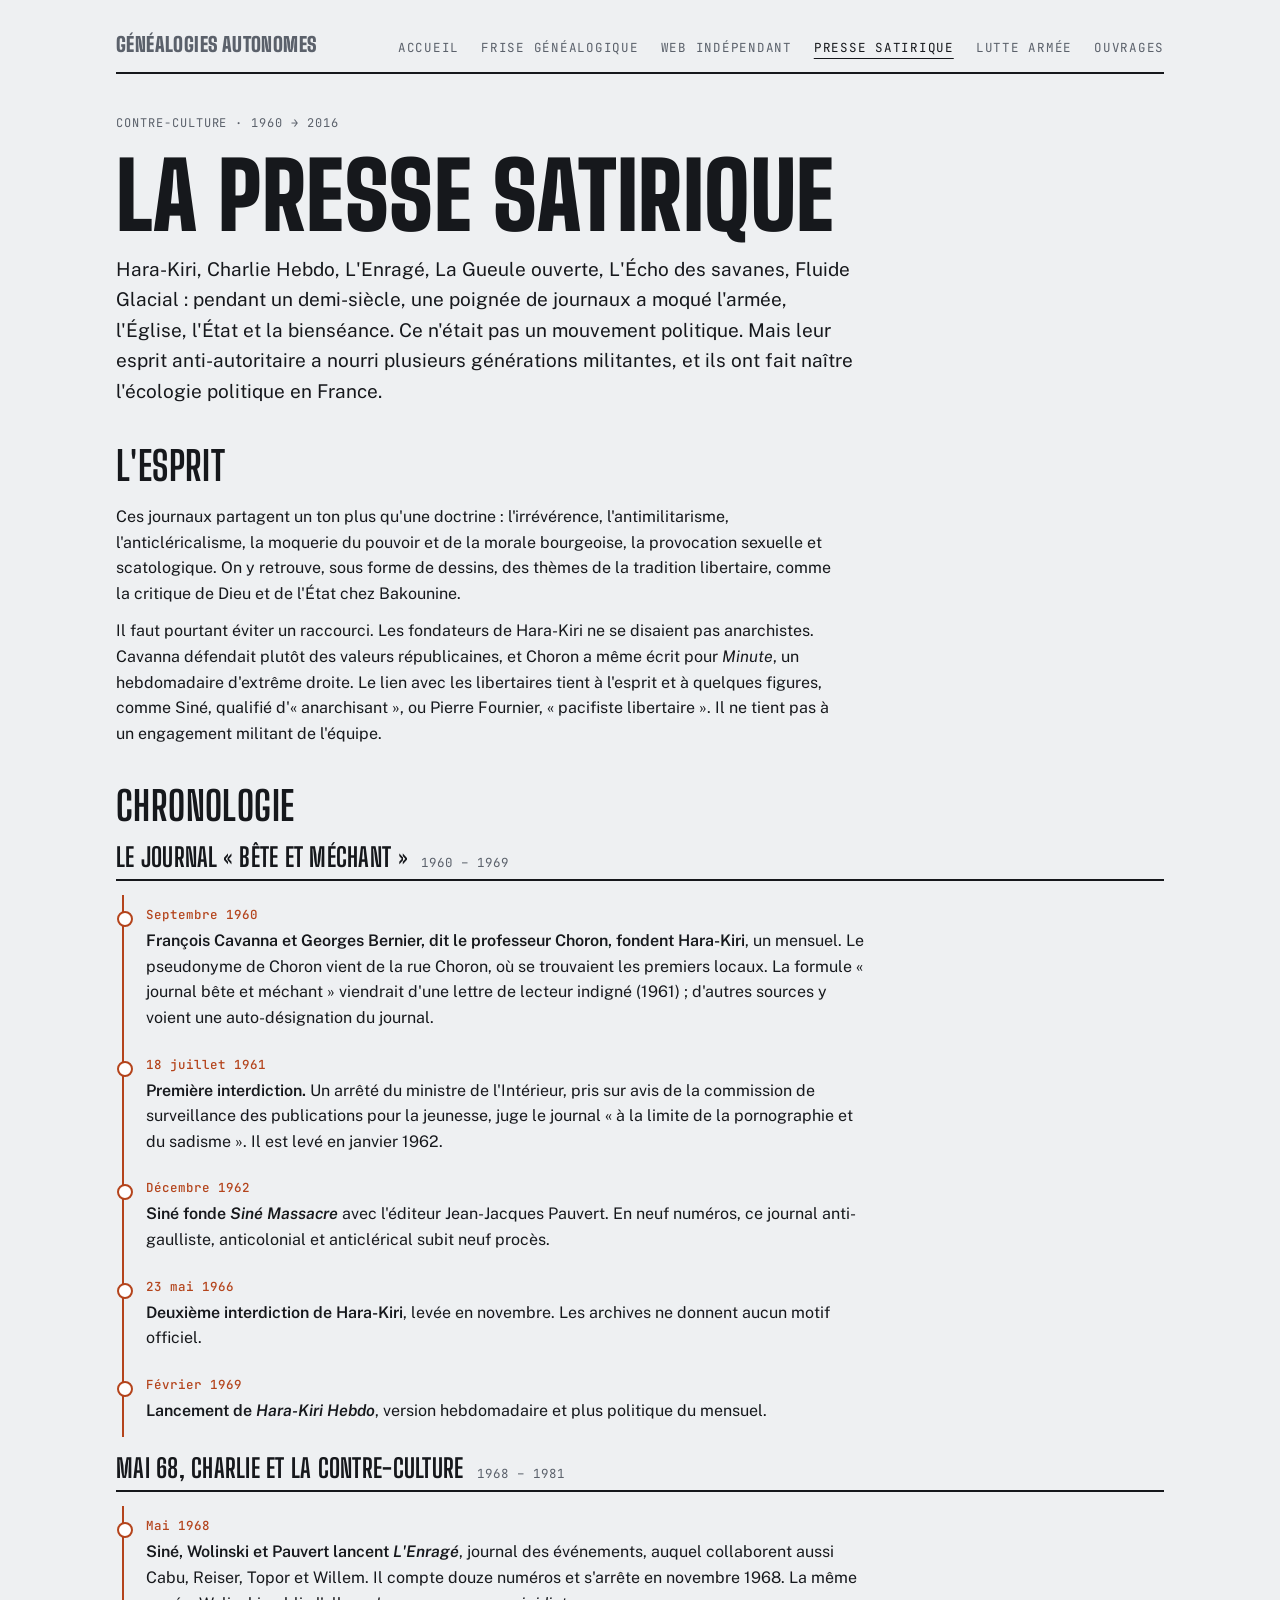
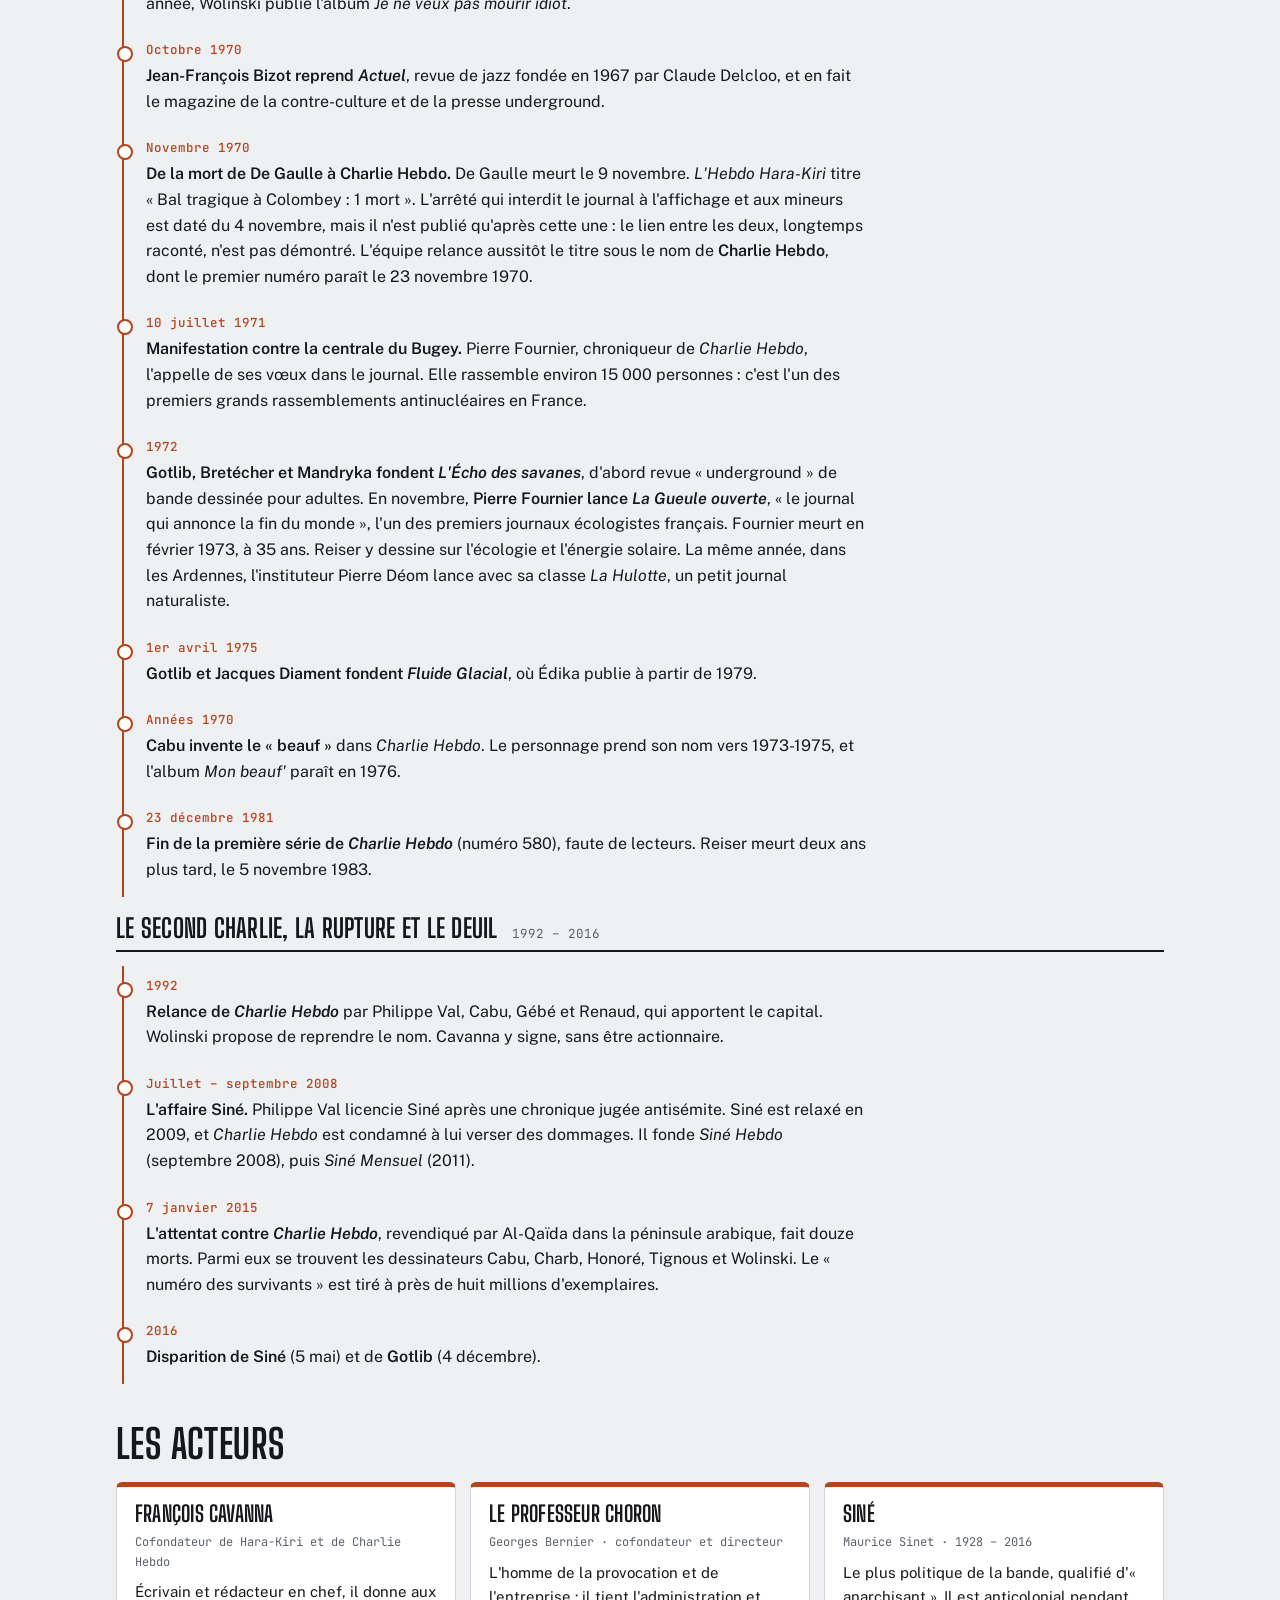
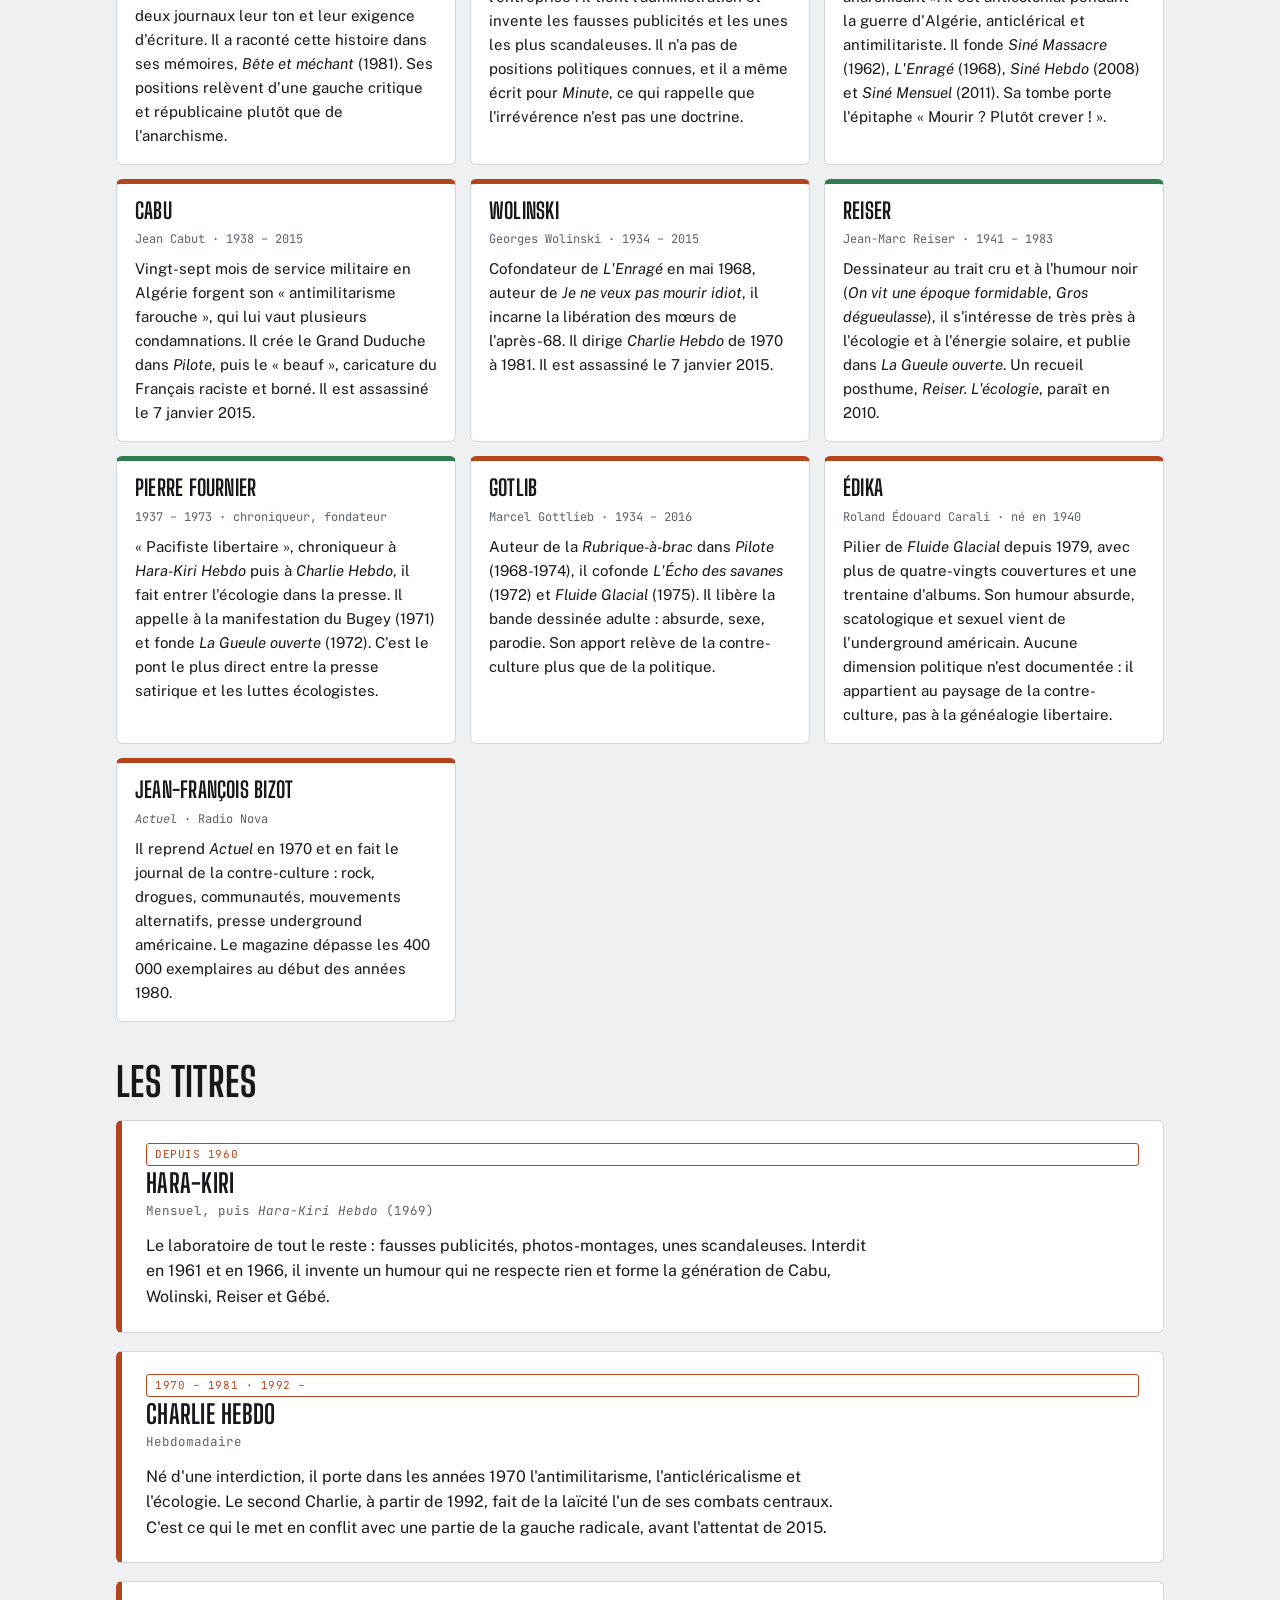
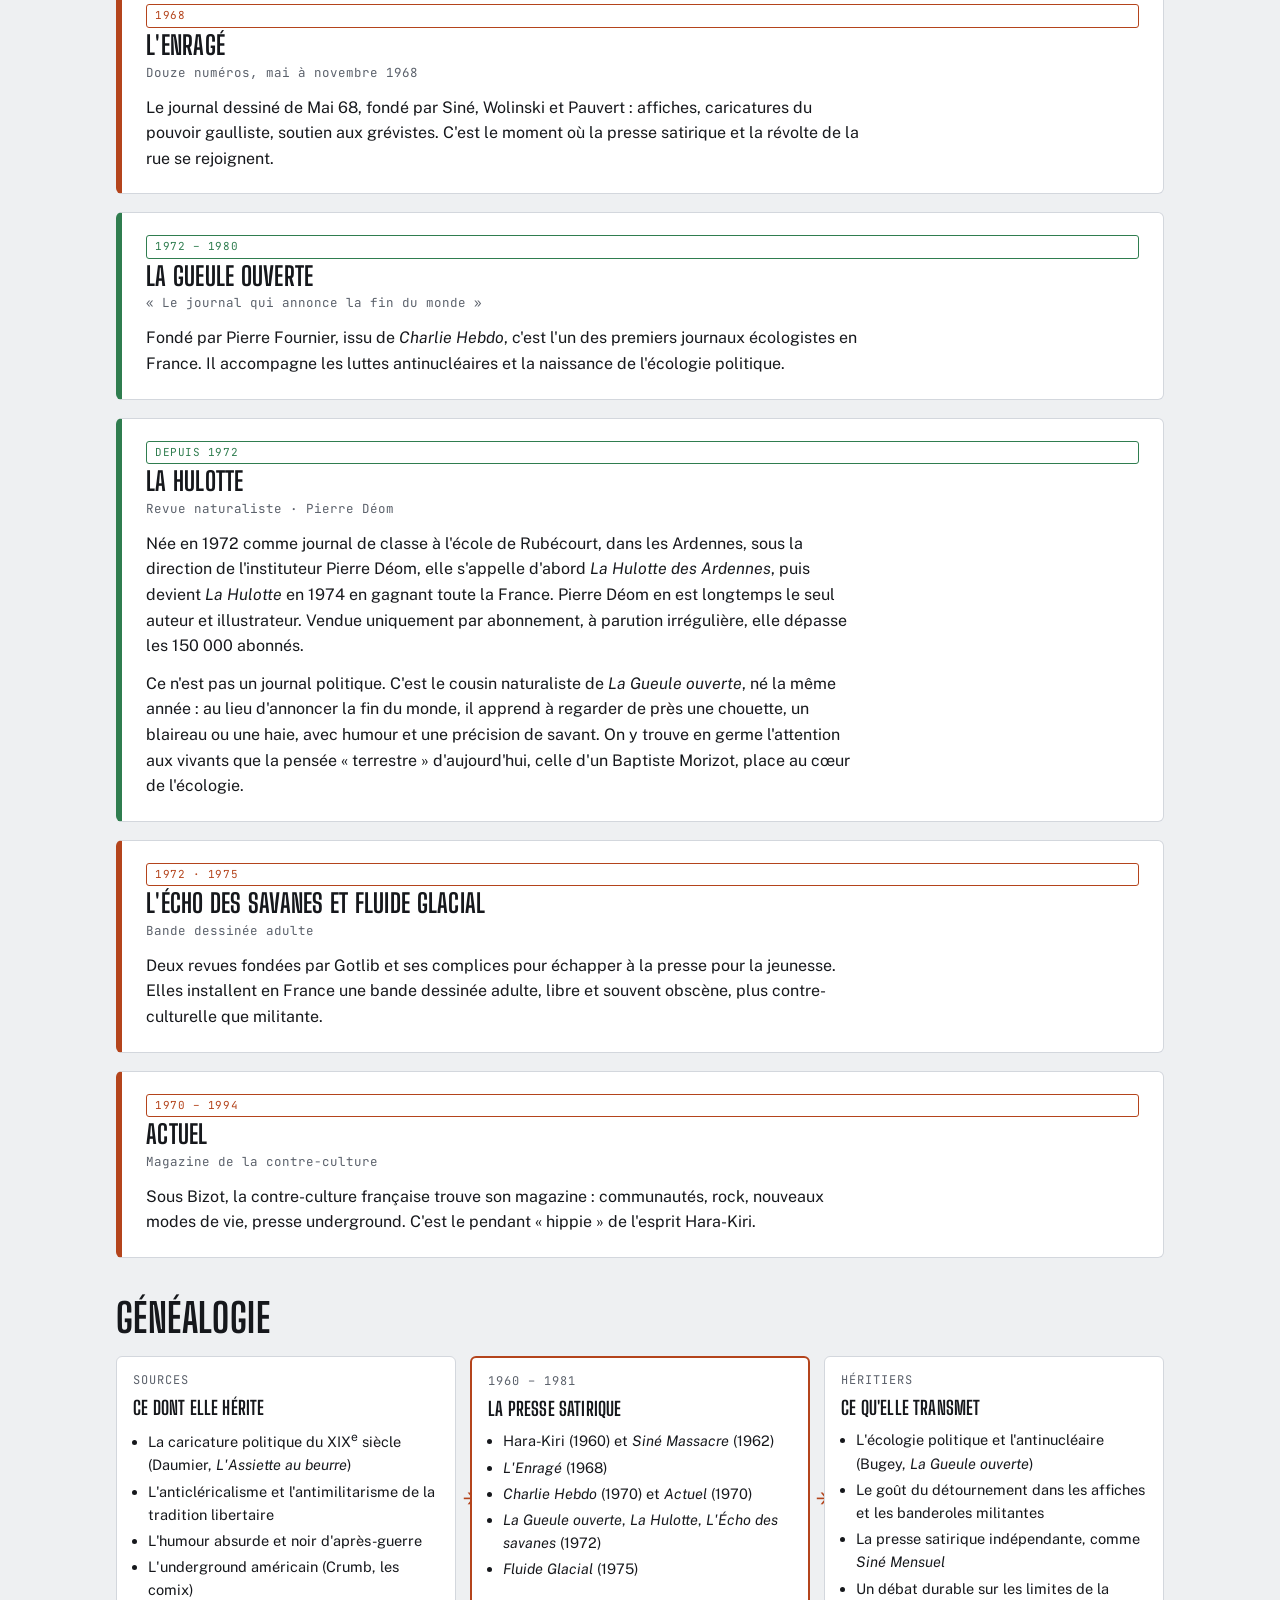
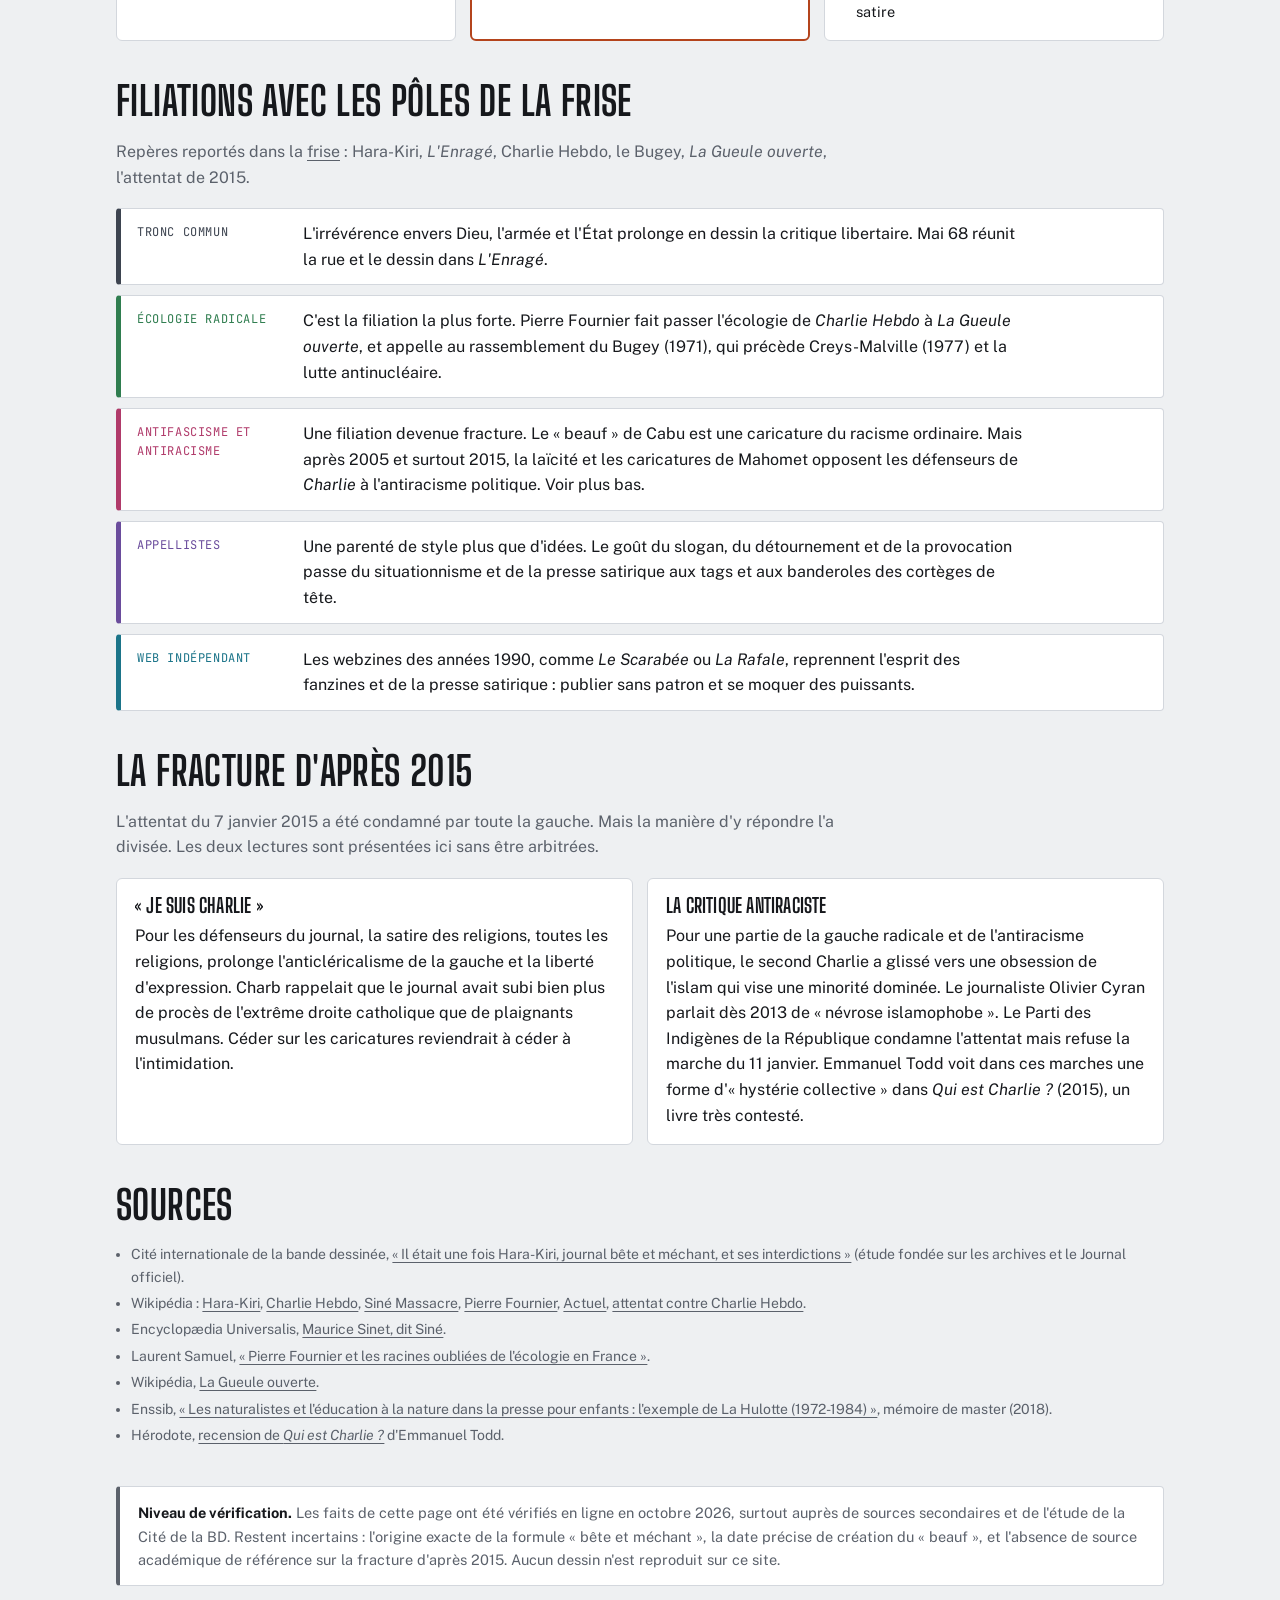
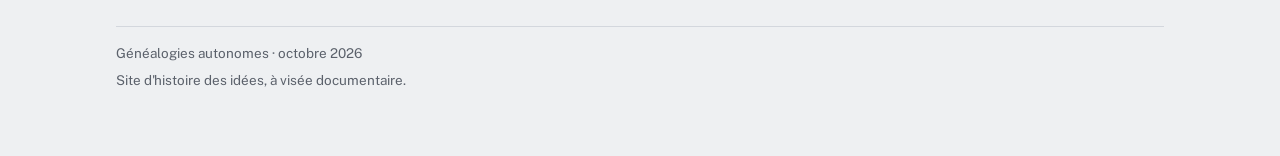
<file: presse-satirique.html>
<!doctype html>
<html lang="fr">
<head>
<meta charset="utf-8">
<meta name="viewport" content="width=device-width,initial-scale=1,viewport-fit=cover">
<title>Presse satirique</title>
<meta name="description" content="Hara-Kiri, Charlie Hebdo, L'Enragé, La Gueule ouverte, L'Écho des savanes, Fluide Glacial, Actuel : l'histoire de la presse satirique et de la contre-culture françaises, leurs acteurs et leurs filiations avec les mouvements libertaires.">
<link rel="preconnect" href="https://fonts.googleapis.com">
<link rel="preconnect" href="https://fonts.gstatic.com" crossorigin>
<link rel="stylesheet" href="https://fonts.googleapis.com/css2?family=Big+Shoulders+Display:wght@700;900&family=Public+Sans:wght@400;500;600&family=JetBrains+Mono:wght@400;500&display=swap">
<link rel="stylesheet" href="assets/site.css">
<style>
:root{--p-sat:#b4441c}
@media (prefers-color-scheme: dark){:root:not([data-theme="light"]){--p-sat:#f08a5d}}
:root[data-theme="dark"]{--p-sat:#f08a5d}
.era{display:grid;gap:14px}
.era-head{display:flex;flex-wrap:wrap;align-items:baseline;gap:6px 14px;border-bottom:2px solid var(--ink);padding-bottom:6px}
.era-head .span{font-family:var(--mono);font-size:12.5px;color:var(--muted)}
.tl{list-style:none;margin:0 0 0 6px;padding:0;border-left:2px solid var(--p-sat)}
.tl li{position:relative;padding:10px 0 14px 22px;display:grid;gap:3px}
.tl li::before{content:"";position:absolute;left:-7px;top:16px;width:12px;height:12px;border-radius:50%;background:var(--paper);border:2px solid var(--p-sat)}
.tl .d{font-family:var(--mono);font-size:12.5px;color:var(--p-sat);font-weight:500}
.tl b{font-weight:600}
.cards{display:grid;grid-template-columns:repeat(auto-fit,minmax(min(100%,290px),1fr));gap:14px}
.card{background:var(--paper);border:1px solid var(--line);border-top:5px solid var(--c,var(--p-sat));border-radius:6px;padding:16px 18px;display:grid;gap:8px;align-content:start}
.card h3{font-size:22px}
.card .meta{font-family:var(--mono);font-size:12px;color:var(--muted)}
.card p{font-size:15px}
.flow{display:grid;grid-template-columns:repeat(3,minmax(0,1fr));gap:14px}
.flow .col{background:var(--paper);border:1px solid var(--line);border-radius:6px;padding:14px 16px;display:grid;gap:8px;align-content:start;position:relative}
.flow .col h3{font-size:19px}
.flow .col ul{margin:0;padding-left:1.05em;font-size:14.5px}
.flow .col li{margin:3px 0}
.flow .col:not(:last-child)::after{content:"→";position:absolute;right:-14px;top:50%;transform:translate(50%,-50%);font-family:var(--mono);font-size:20px;color:var(--p-sat);background:var(--bg);line-height:1;padding:2px 0}
.flow .center{border:2px solid var(--p-sat)}
@media (max-width:760px){.flow{grid-template-columns:minmax(0,1fr)}.flow .col:not(:last-child)::after{content:"↓";right:50%;top:auto;bottom:-14px;transform:translate(50%,50%)}}
.ties{display:grid;gap:10px}
.tie{display:grid;grid-template-columns:150px minmax(0,1fr);gap:4px 16px;background:var(--paper);border:1px solid var(--line);border-left:5px solid var(--c);border-radius:4px;padding:12px 16px}
.tie .k{font-family:var(--mono);font-size:12px;text-transform:uppercase;letter-spacing:.05em;color:var(--c);padding-top:2px}
@media (max-width:560px){.tie{grid-template-columns:minmax(0,1fr)}}
.two{display:grid;grid-template-columns:repeat(auto-fit,minmax(min(100%,320px),1fr));gap:14px}
.two .side{background:var(--paper);border:1px solid var(--line);border-radius:6px;padding:16px 18px;display:grid;gap:8px;align-content:start}
.two .side h3{font-size:20px}
.src{font-size:14px;color:var(--muted);display:grid;gap:4px;padding-left:1.1em;margin:0}
.src a{word-break:break-word}
</style>
</head>
<body>
<div class="wrap">

  <nav class="topnav" aria-label="Navigation principale">
    <a class="brand" href="index.html">Généalogies autonomes</a>
    <a href="index.html">Accueil</a>
    <a href="genealogie.html">Frise généalogique</a>
    <a href="web-independant.html">Web indépendant</a>
    <a href="presse-satirique.html" aria-current="page">Presse satirique</a>
    <a href="lutte-armee.html">Lutte armée</a>
    <a href="ouvrages.html">Ouvrages</a>
  </nav>

  <header style="display:grid;gap:16px">
    <p class="eyebrow">Contre-culture · 1960 → 2016</p>
    <h1>La presse satirique</h1>
    <p class="lede">Hara-Kiri, Charlie Hebdo, L'Enragé, La Gueule ouverte, L'Écho des savanes, Fluide Glacial : pendant un demi-siècle, une poignée de journaux a moqué l'armée, l'Église, l'État et la bienséance. Ce n'était pas un mouvement politique. Mais leur esprit anti-autoritaire a nourri plusieurs générations militantes, et ils ont fait naître l'écologie politique en France.</p>
  </header>

  <section aria-labelledby="esprit">
    <h2 id="esprit">L'esprit</h2>
    <div class="prose">
      <p>Ces journaux partagent un ton plus qu'une doctrine : l'irrévérence, l'antimilitarisme, l'anticléricalisme, la moquerie du pouvoir et de la morale bourgeoise, la provocation sexuelle et scatologique. On y retrouve, sous forme de dessins, des thèmes de la tradition libertaire, comme la critique de Dieu et de l'État chez Bakounine.</p>
      <p>Il faut pourtant éviter un raccourci. Les fondateurs de Hara-Kiri ne se disaient pas anarchistes. Cavanna défendait plutôt des valeurs républicaines, et Choron a même écrit pour <i>Minute</i>, un hebdomadaire d'extrême droite. Le lien avec les libertaires tient à l'esprit et à quelques figures, comme Siné, qualifié d'« anarchisant », ou Pierre Fournier, « pacifiste libertaire ». Il ne tient pas à un engagement militant de l'équipe.</p>
    </div>
  </section>

  <section aria-labelledby="chrono">
    <h2 id="chrono">Chronologie</h2>

    <div class="era">
      <div class="era-head"><h3>Le journal « bête et méchant »</h3><span class="span">1960 – 1969</span></div>
      <ol class="tl">
        <li><span class="d">Septembre 1960</span><p><b>François Cavanna et Georges Bernier, dit le professeur Choron, fondent Hara-Kiri</b>, un mensuel. Le pseudonyme de Choron vient de la rue Choron, où se trouvaient les premiers locaux. La formule « journal bête et méchant » viendrait d'une lettre de lecteur indigné (1961) ; d'autres sources y voient une auto-désignation du journal.</p></li>
        <li><span class="d">18 juillet 1961</span><p><b>Première interdiction.</b> Un arrêté du ministre de l'Intérieur, pris sur avis de la commission de surveillance des publications pour la jeunesse, juge le journal « à la limite de la pornographie et du sadisme ». Il est levé en janvier 1962.</p></li>
        <li><span class="d">Décembre 1962</span><p><b>Siné fonde <i>Siné Massacre</i></b> avec l'éditeur Jean-Jacques Pauvert. En neuf numéros, ce journal anti-gaulliste, anticolonial et anticlérical subit neuf procès.</p></li>
        <li><span class="d">23 mai 1966</span><p><b>Deuxième interdiction de Hara-Kiri</b>, levée en novembre. Les archives ne donnent aucun motif officiel.</p></li>
        <li><span class="d">Février 1969</span><p><b>Lancement de <i>Hara-Kiri Hebdo</i></b>, version hebdomadaire et plus politique du mensuel.</p></li>
      </ol>
    </div>

    <div class="era">
      <div class="era-head"><h3>Mai 68, Charlie et la contre-culture</h3><span class="span">1968 – 1981</span></div>
      <ol class="tl">
        <li><span class="d">Mai 1968</span><p><b>Siné, Wolinski et Pauvert lancent <i>L'Enragé</i></b>, journal des événements, auquel collaborent aussi Cabu, Reiser, Topor et Willem. Il compte douze numéros et s'arrête en novembre 1968. La même année, Wolinski publie l'album <i>Je ne veux pas mourir idiot</i>.</p></li>
        <li><span class="d">Octobre 1970</span><p><b>Jean-François Bizot reprend <i>Actuel</i></b>, revue de jazz fondée en 1967 par Claude Delcloo, et en fait le magazine de la contre-culture et de la presse underground.</p></li>
        <li><span class="d">Novembre 1970</span><p><b>De la mort de De Gaulle à Charlie Hebdo.</b> De Gaulle meurt le 9 novembre. <i>L'Hebdo Hara-Kiri</i> titre « Bal tragique à Colombey : 1 mort ». L'arrêté qui interdit le journal à l'affichage et aux mineurs est daté du 4 novembre, mais il n'est publié qu'après cette une : le lien entre les deux, longtemps raconté, n'est pas démontré. L'équipe relance aussitôt le titre sous le nom de <b>Charlie Hebdo</b>, dont le premier numéro paraît le 23 novembre 1970.</p></li>
        <li><span class="d">10 juillet 1971</span><p><b>Manifestation contre la centrale du Bugey.</b> Pierre Fournier, chroniqueur de <i>Charlie Hebdo</i>, l'appelle de ses vœux dans le journal. Elle rassemble environ 15 000 personnes : c'est l'un des premiers grands rassemblements antinucléaires en France.</p></li>
        <li><span class="d">1972</span><p><b>Gotlib, Bretécher et Mandryka fondent <i>L'Écho des savanes</i></b>, d'abord revue « underground » de bande dessinée pour adultes. En novembre, <b>Pierre Fournier lance <i>La Gueule ouverte</i></b>, « le journal qui annonce la fin du monde », l'un des premiers journaux écologistes français. Fournier meurt en février 1973, à 35 ans. Reiser y dessine sur l'écologie et l'énergie solaire. La même année, dans les Ardennes, l'instituteur Pierre Déom lance avec sa classe <i>La Hulotte</i>, un petit journal naturaliste.</p></li>
        <li><span class="d">1er avril 1975</span><p><b>Gotlib et Jacques Diament fondent <i>Fluide Glacial</i></b>, où Édika publie à partir de 1979.</p></li>
        <li><span class="d">Années 1970</span><p><b>Cabu invente le « beauf »</b> dans <i>Charlie Hebdo</i>. Le personnage prend son nom vers 1973-1975, et l'album <i>Mon beauf'</i> paraît en 1976.</p></li>
        <li><span class="d">23 décembre 1981</span><p><b>Fin de la première série de <i>Charlie Hebdo</i></b> (numéro 580), faute de lecteurs. Reiser meurt deux ans plus tard, le 5 novembre 1983.</p></li>
      </ol>
    </div>

    <div class="era">
      <div class="era-head"><h3>Le second Charlie, la rupture et le deuil</h3><span class="span">1992 – 2016</span></div>
      <ol class="tl">
        <li><span class="d">1992</span><p><b>Relance de <i>Charlie Hebdo</i></b> par Philippe Val, Cabu, Gébé et Renaud, qui apportent le capital. Wolinski propose de reprendre le nom. Cavanna y signe, sans être actionnaire.</p></li>
        <li><span class="d">Juillet – septembre 2008</span><p><b>L'affaire Siné.</b> Philippe Val licencie Siné après une chronique jugée antisémite. Siné est relaxé en 2009, et <i>Charlie Hebdo</i> est condamné à lui verser des dommages. Il fonde <i>Siné Hebdo</i> (septembre 2008), puis <i>Siné Mensuel</i> (2011).</p></li>
        <li><span class="d">7 janvier 2015</span><p><b>L'attentat contre <i>Charlie Hebdo</i></b>, revendiqué par Al-Qaïda dans la péninsule arabique, fait douze morts. Parmi eux se trouvent les dessinateurs Cabu, Charb, Honoré, Tignous et Wolinski. Le « numéro des survivants » est tiré à près de huit millions d'exemplaires.</p></li>
        <li><span class="d">2016</span><p><b>Disparition de Siné</b> (5 mai) et de <b>Gotlib</b> (4 décembre).</p></li>
      </ol>
    </div>
  </section>

  <section aria-labelledby="acteurs">
    <h2 id="acteurs">Les acteurs</h2>
    <div class="cards">
      <article class="card">
        <h3>François Cavanna</h3>
        <p class="meta">Cofondateur de Hara-Kiri et de Charlie Hebdo</p>
        <p>Écrivain et rédacteur en chef, il donne aux deux journaux leur ton et leur exigence d'écriture. Il a raconté cette histoire dans ses mémoires, <i>Bête et méchant</i> (1981). Ses positions relèvent d'une gauche critique et républicaine plutôt que de l'anarchisme.</p>
      </article>
      <article class="card">
        <h3>Le professeur Choron</h3>
        <p class="meta">Georges Bernier · cofondateur et directeur</p>
        <p>L'homme de la provocation et de l'entreprise : il tient l'administration et invente les fausses publicités et les unes les plus scandaleuses. Il n'a pas de positions politiques connues, et il a même écrit pour <i>Minute</i>, ce qui rappelle que l'irrévérence n'est pas une doctrine.</p>
      </article>
      <article class="card">
        <h3>Siné</h3>
        <p class="meta">Maurice Sinet · 1928 – 2016</p>
        <p>Le plus politique de la bande, qualifié d'« anarchisant ». Il est anticolonial pendant la guerre d'Algérie, anticlérical et antimilitariste. Il fonde <i>Siné Massacre</i> (1962), <i>L'Enragé</i> (1968), <i>Siné Hebdo</i> (2008) et <i>Siné Mensuel</i> (2011). Sa tombe porte l'épitaphe « Mourir ? Plutôt crever ! ».</p>
      </article>
      <article class="card">
        <h3>Cabu</h3>
        <p class="meta">Jean Cabut · 1938 – 2015</p>
        <p>Vingt-sept mois de service militaire en Algérie forgent son « antimilitarisme farouche », qui lui vaut plusieurs condamnations. Il crée le Grand Duduche dans <i>Pilote</i>, puis le « beauf », caricature du Français raciste et borné. Il est assassiné le 7 janvier 2015.</p>
      </article>
      <article class="card">
        <h3>Wolinski</h3>
        <p class="meta">Georges Wolinski · 1934 – 2015</p>
        <p>Cofondateur de <i>L'Enragé</i> en mai 1968, auteur de <i>Je ne veux pas mourir idiot</i>, il incarne la libération des mœurs de l'après-68. Il dirige <i>Charlie Hebdo</i> de 1970 à 1981. Il est assassiné le 7 janvier 2015.</p>
      </article>
      <article class="card" style="--c:var(--p-eco)">
        <h3>Reiser</h3>
        <p class="meta">Jean-Marc Reiser · 1941 – 1983</p>
        <p>Dessinateur au trait cru et à l'humour noir (<i>On vit une époque formidable</i>, <i>Gros dégueulasse</i>), il s'intéresse de très près à l'écologie et à l'énergie solaire, et publie dans <i>La Gueule ouverte</i>. Un recueil posthume, <i>Reiser. L'écologie</i>, paraît en 2010.</p>
      </article>
      <article class="card" style="--c:var(--p-eco)">
        <h3>Pierre Fournier</h3>
        <p class="meta">1937 – 1973 · chroniqueur, fondateur</p>
        <p>« Pacifiste libertaire », chroniqueur à <i>Hara-Kiri Hebdo</i> puis à <i>Charlie Hebdo</i>, il fait entrer l'écologie dans la presse. Il appelle à la manifestation du Bugey (1971) et fonde <i>La Gueule ouverte</i> (1972). C'est le pont le plus direct entre la presse satirique et les luttes écologistes.</p>
      </article>
      <article class="card">
        <h3>Gotlib</h3>
        <p class="meta">Marcel Gottlieb · 1934 – 2016</p>
        <p>Auteur de la <i>Rubrique-à-brac</i> dans <i>Pilote</i> (1968-1974), il cofonde <i>L'Écho des savanes</i> (1972) et <i>Fluide Glacial</i> (1975). Il libère la bande dessinée adulte : absurde, sexe, parodie. Son apport relève de la contre-culture plus que de la politique.</p>
      </article>
      <article class="card">
        <h3>Édika</h3>
        <p class="meta">Roland Édouard Carali · né en 1940</p>
        <p>Pilier de <i>Fluide Glacial</i> depuis 1979, avec plus de quatre-vingts couvertures et une trentaine d'albums. Son humour absurde, scatologique et sexuel vient de l'underground américain. Aucune dimension politique n'est documentée : il appartient au paysage de la contre-culture, pas à la généalogie libertaire.</p>
      </article>
      <article class="card">
        <h3>Jean-François Bizot</h3>
        <p class="meta"><i>Actuel</i> · Radio Nova</p>
        <p>Il reprend <i>Actuel</i> en 1970 et en fait le journal de la contre-culture : rock, drogues, communautés, mouvements alternatifs, presse underground américaine. Le magazine dépasse les 400 000 exemplaires au début des années 1980.</p>
      </article>
    </div>
  </section>

  <section aria-labelledby="titres">
    <h2 id="titres">Les titres</h2>
    <div class="books">
      <article class="book" style="--c:var(--p-sat)">
        <header><span class="tag">Depuis 1960</span><h3>Hara-Kiri</h3><p class="meta">Mensuel, puis <i>Hara-Kiri Hebdo</i> (1969)</p></header>
        <p>Le laboratoire de tout le reste : fausses publicités, photos-montages, unes scandaleuses. Interdit en 1961 et en 1966, il invente un humour qui ne respecte rien et forme la génération de Cabu, Wolinski, Reiser et Gébé.</p>
      </article>
      <article class="book" style="--c:var(--p-sat)">
        <header><span class="tag">1970 – 1981 · 1992 –</span><h3>Charlie Hebdo</h3><p class="meta">Hebdomadaire</p></header>
        <p>Né d'une interdiction, il porte dans les années 1970 l'antimilitarisme, l'anticléricalisme et l'écologie. Le second Charlie, à partir de 1992, fait de la laïcité l'un de ses combats centraux. C'est ce qui le met en conflit avec une partie de la gauche radicale, avant l'attentat de 2015.</p>
      </article>
      <article class="book" style="--c:var(--p-sat)">
        <header><span class="tag">1968</span><h3>L'Enragé</h3><p class="meta">Douze numéros, mai à novembre 1968</p></header>
        <p>Le journal dessiné de Mai 68, fondé par Siné, Wolinski et Pauvert : affiches, caricatures du pouvoir gaulliste, soutien aux grévistes. C'est le moment où la presse satirique et la révolte de la rue se rejoignent.</p>
      </article>
      <article class="book" style="--c:var(--p-eco)">
        <header><span class="tag">1972 – 1980</span><h3>La Gueule ouverte</h3><p class="meta">« Le journal qui annonce la fin du monde »</p></header>
        <p>Fondé par Pierre Fournier, issu de <i>Charlie Hebdo</i>, c'est l'un des premiers journaux écologistes en France. Il accompagne les luttes antinucléaires et la naissance de l'écologie politique.</p>
      </article>
      <article class="book" style="--c:var(--p-eco)">
        <header><span class="tag">Depuis 1972</span><h3>La Hulotte</h3><p class="meta">Revue naturaliste · Pierre Déom</p></header>
        <p>Née en 1972 comme journal de classe à l'école de Rubécourt, dans les Ardennes, sous la direction de l'instituteur Pierre Déom, elle s'appelle d'abord <i>La Hulotte des Ardennes</i>, puis devient <i>La Hulotte</i> en 1974 en gagnant toute la France. Pierre Déom en est longtemps le seul auteur et illustrateur. Vendue uniquement par abonnement, à parution irrégulière, elle dépasse les 150 000 abonnés.</p>
        <p>Ce n'est pas un journal politique. C'est le cousin naturaliste de <i>La Gueule ouverte</i>, né la même année : au lieu d'annoncer la fin du monde, il apprend à regarder de près une chouette, un blaireau ou une haie, avec humour et une précision de savant. On y trouve en germe l'attention aux vivants que la pensée « terrestre » d'aujourd'hui, celle d'un Baptiste Morizot, place au cœur de l'écologie.</p>
      </article>
      <article class="book" style="--c:var(--p-sat)">
        <header><span class="tag">1972 · 1975</span><h3>L'Écho des savanes et Fluide Glacial</h3><p class="meta">Bande dessinée adulte</p></header>
        <p>Deux revues fondées par Gotlib et ses complices pour échapper à la presse pour la jeunesse. Elles installent en France une bande dessinée adulte, libre et souvent obscène, plus contre-culturelle que militante.</p>
      </article>
      <article class="book" style="--c:var(--p-sat)">
        <header><span class="tag">1970 – 1994</span><h3>Actuel</h3><p class="meta">Magazine de la contre-culture</p></header>
        <p>Sous Bizot, la contre-culture française trouve son magazine : communautés, rock, nouveaux modes de vie, presse underground. C'est le pendant « hippie » de l'esprit Hara-Kiri.</p>
      </article>
    </div>
  </section>

  <section aria-labelledby="genea">
    <h2 id="genea">Généalogie</h2>
    <div class="flow">
      <div class="col">
        <p class="eyebrow">Sources</p>
        <h3>Ce dont elle hérite</h3>
        <ul>
          <li>La caricature politique du XIX<sup>e</sup> siècle (Daumier, <i>L'Assiette au beurre</i>)</li>
          <li>L'anticléricalisme et l'antimilitarisme de la tradition libertaire</li>
          <li>L'humour absurde et noir d'après-guerre</li>
          <li>L'underground américain (Crumb, les comix)</li>
        </ul>
      </div>
      <div class="col center">
        <p class="eyebrow">1960 – 1981</p>
        <h3>La presse satirique</h3>
        <ul>
          <li>Hara-Kiri (1960) et <i>Siné Massacre</i> (1962)</li>
          <li><i>L'Enragé</i> (1968)</li>
          <li><i>Charlie Hebdo</i> (1970) et <i>Actuel</i> (1970)</li>
          <li><i>La Gueule ouverte</i>, <i>La Hulotte</i>, <i>L'Écho des savanes</i> (1972)</li>
          <li><i>Fluide Glacial</i> (1975)</li>
        </ul>
      </div>
      <div class="col">
        <p class="eyebrow">Héritiers</p>
        <h3>Ce qu'elle transmet</h3>
        <ul>
          <li>L'écologie politique et l'antinucléaire (Bugey, <i>La Gueule ouverte</i>)</li>
          <li>Le goût du détournement dans les affiches et les banderoles militantes</li>
          <li>La presse satirique indépendante, comme <i>Siné Mensuel</i></li>
          <li>Un débat durable sur les limites de la satire</li>
        </ul>
      </div>
    </div>
  </section>

  <section aria-labelledby="filiations">
    <h2 id="filiations">Filiations avec les pôles de la frise</h2>
    <p class="muted">Repères reportés dans la <a href="genealogie.html">frise</a> : Hara-Kiri, <i>L'Enragé</i>, Charlie Hebdo, le Bugey, <i>La Gueule ouverte</i>, l'attentat de 2015.</p>
    <div class="ties">
      <div class="tie" style="--c:var(--p-mom)"><span class="k">Tronc commun</span><p>L'irrévérence envers Dieu, l'armée et l'État prolonge en dessin la critique libertaire. Mai 68 réunit la rue et le dessin dans <i>L'Enragé</i>.</p></div>
      <div class="tie" style="--c:var(--p-eco)"><span class="k">Écologie radicale</span><p>C'est la filiation la plus forte. Pierre Fournier fait passer l'écologie de <i>Charlie Hebdo</i> à <i>La Gueule ouverte</i>, et appelle au rassemblement du Bugey (1971), qui précède Creys-Malville (1977) et la lutte antinucléaire.</p></div>
      <div class="tie" style="--c:var(--p-afa)"><span class="k">Antifascisme et antiracisme</span><p>Une filiation devenue fracture. Le « beauf » de Cabu est une caricature du racisme ordinaire. Mais après 2005 et surtout 2015, la laïcité et les caricatures de Mahomet opposent les défenseurs de <i>Charlie</i> à l'antiracisme politique. Voir plus bas.</p></div>
      <div class="tie" style="--c:var(--p-app)"><span class="k">Appellistes</span><p>Une parenté de style plus que d'idées. Le goût du slogan, du détournement et de la provocation passe du situationnisme et de la presse satirique aux tags et aux banderoles des cortèges de tête.</p></div>
      <div class="tie" style="--c:var(--p-web)"><span class="k">Web indépendant</span><p>Les webzines des années 1990, comme <i>Le Scarabée</i> ou <i>La Rafale</i>, reprennent l'esprit des fanzines et de la presse satirique : publier sans patron et se moquer des puissants.</p></div>
    </div>
  </section>

  <section aria-labelledby="fracture">
    <h2 id="fracture">La fracture d'après 2015</h2>
    <p class="muted">L'attentat du 7 janvier 2015 a été condamné par toute la gauche. Mais la manière d'y répondre l'a divisée. Les deux lectures sont présentées ici sans être arbitrées.</p>
    <div class="two">
      <div class="side">
        <h3>« Je suis Charlie »</h3>
        <p>Pour les défenseurs du journal, la satire des religions, toutes les religions, prolonge l'anticléricalisme de la gauche et la liberté d'expression. Charb rappelait que le journal avait subi bien plus de procès de l'extrême droite catholique que de plaignants musulmans. Céder sur les caricatures reviendrait à céder à l'intimidation.</p>
      </div>
      <div class="side">
        <h3>La critique antiraciste</h3>
        <p>Pour une partie de la gauche radicale et de l'antiracisme politique, le second Charlie a glissé vers une obsession de l'islam qui vise une minorité dominée. Le journaliste Olivier Cyran parlait dès 2013 de « névrose islamophobe ». Le Parti des Indigènes de la République condamne l'attentat mais refuse la marche du 11 janvier. Emmanuel Todd voit dans ces marches une forme d'« hystérie collective » dans <i>Qui est Charlie ?</i> (2015), un livre très contesté.</p>
      </div>
    </div>
  </section>

  <section aria-labelledby="sources">
    <h2 id="sources">Sources</h2>
    <ul class="src">
      <li>Cité internationale de la bande dessinée, <a href="https://www.citebd.org/neuvieme-art/il-etait-une-fois-hara-kiri-journal-bete-et-mechant-et-ses-interdictions" rel="noopener">« Il était une fois Hara-Kiri, journal bête et méchant, et ses interdictions »</a> (étude fondée sur les archives et le Journal officiel).</li>
      <li>Wikipédia : <a href="https://fr.wikipedia.org/wiki/Hara-Kiri_(journal)" rel="noopener">Hara-Kiri</a>, <a href="https://fr.wikipedia.org/wiki/Charlie_Hebdo" rel="noopener">Charlie Hebdo</a>, <a href="https://fr.wikipedia.org/wiki/Sin%C3%A9_Massacre" rel="noopener">Siné Massacre</a>, <a href="https://fr.wikipedia.org/wiki/Pierre_Fournier_(journaliste)" rel="noopener">Pierre Fournier</a>, <a href="https://fr.wikipedia.org/wiki/Actuel_(magazine)" rel="noopener">Actuel</a>, <a href="https://fr.wikipedia.org/wiki/Attentat_contre_Charlie_Hebdo" rel="noopener">attentat contre Charlie Hebdo</a>.</li>
      <li>Encyclopædia Universalis, <a href="https://www.universalis.fr/encyclopedie/maurice-sinet-dit-sine/" rel="noopener">Maurice Sinet, dit Siné</a>.</li>
      <li>Laurent Samuel, <a href="https://laurent-samuel.over-blog.com/article-pierre-fournier-et-les-racines-oubliees-de-l-ecologie-en-france-86362733.html" rel="noopener">« Pierre Fournier et les racines oubliées de l'écologie en France »</a>.</li>
      <li>Wikipédia, <a href="https://fr.wikipedia.org/wiki/La_Gueule_ouverte" rel="noopener">La Gueule ouverte</a>.</li>
      <li>Enssib, <a href="https://www.enssib.fr/bibliotheque-numerique/documents/68374-les-naturalistes-et-l-education-a-la-nature-dans-la-presse-pour-enfants-l-exemple-de-la-hulotte-1972-1984.pdf" rel="noopener">« Les naturalistes et l'éducation à la nature dans la presse pour enfants : l'exemple de La Hulotte (1972-1984) »</a>, mémoire de master (2018).</li>
      <li>Hérodote, <a href="https://www.herodote.net/Sociologie_d_une_crise_religieuse-article-1508.php" rel="noopener">recension de <i>Qui est Charlie ?</i></a> d'Emmanuel Todd.</li>
    </ul>
  </section>

  <aside class="note">
    <strong>Niveau de vérification.</strong> Les faits de cette page ont été vérifiés en ligne en octobre 2026, surtout auprès de sources secondaires et de l'étude de la Cité de la BD. Restent incertains : l'origine exacte de la formule « bête et méchant », la date précise de création du « beauf », et l'absence de source académique de référence sur la fracture d'après 2015. Aucun dessin n'est reproduit sur ce site.
  </aside>

  <footer>
    <span>Généalogies autonomes · octobre 2026</span>
    <span>Site d'histoire des idées, à visée documentaire.</span>
  </footer>

</div>
</body>
</html>
</file>
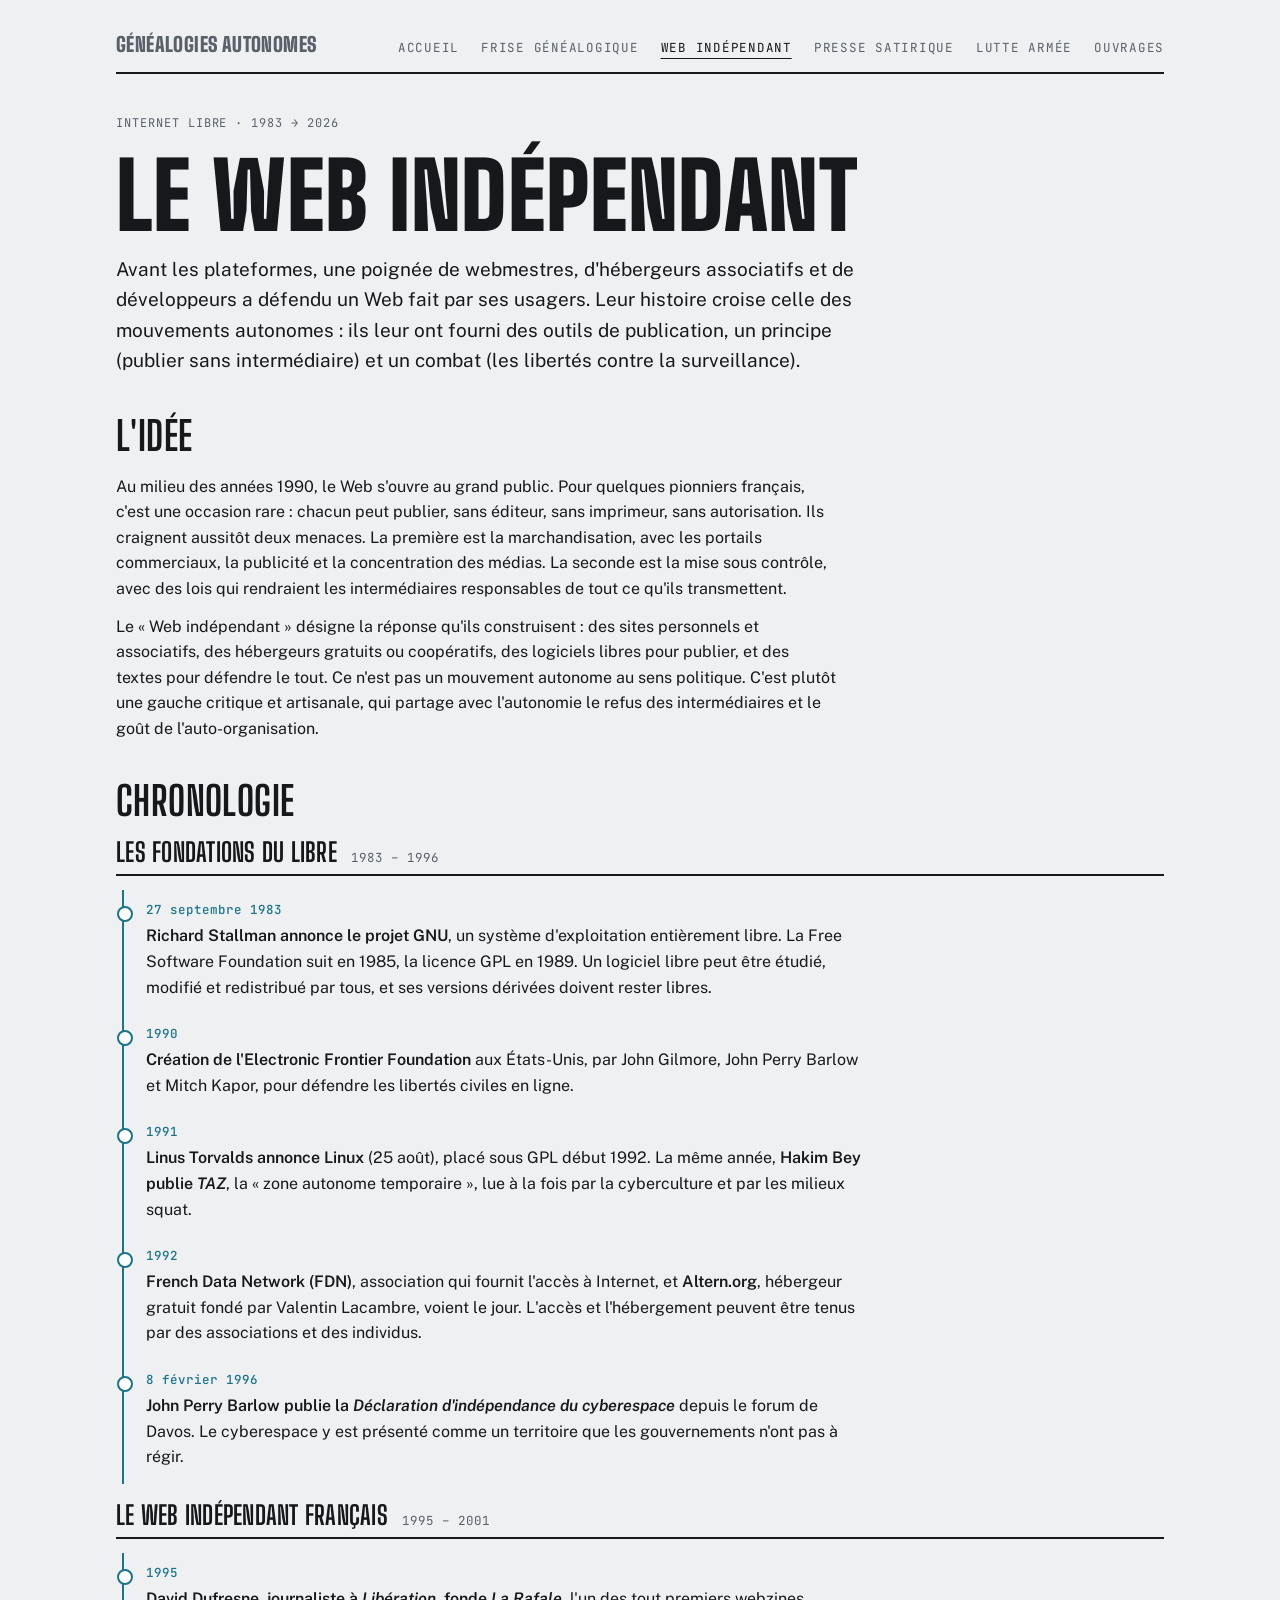
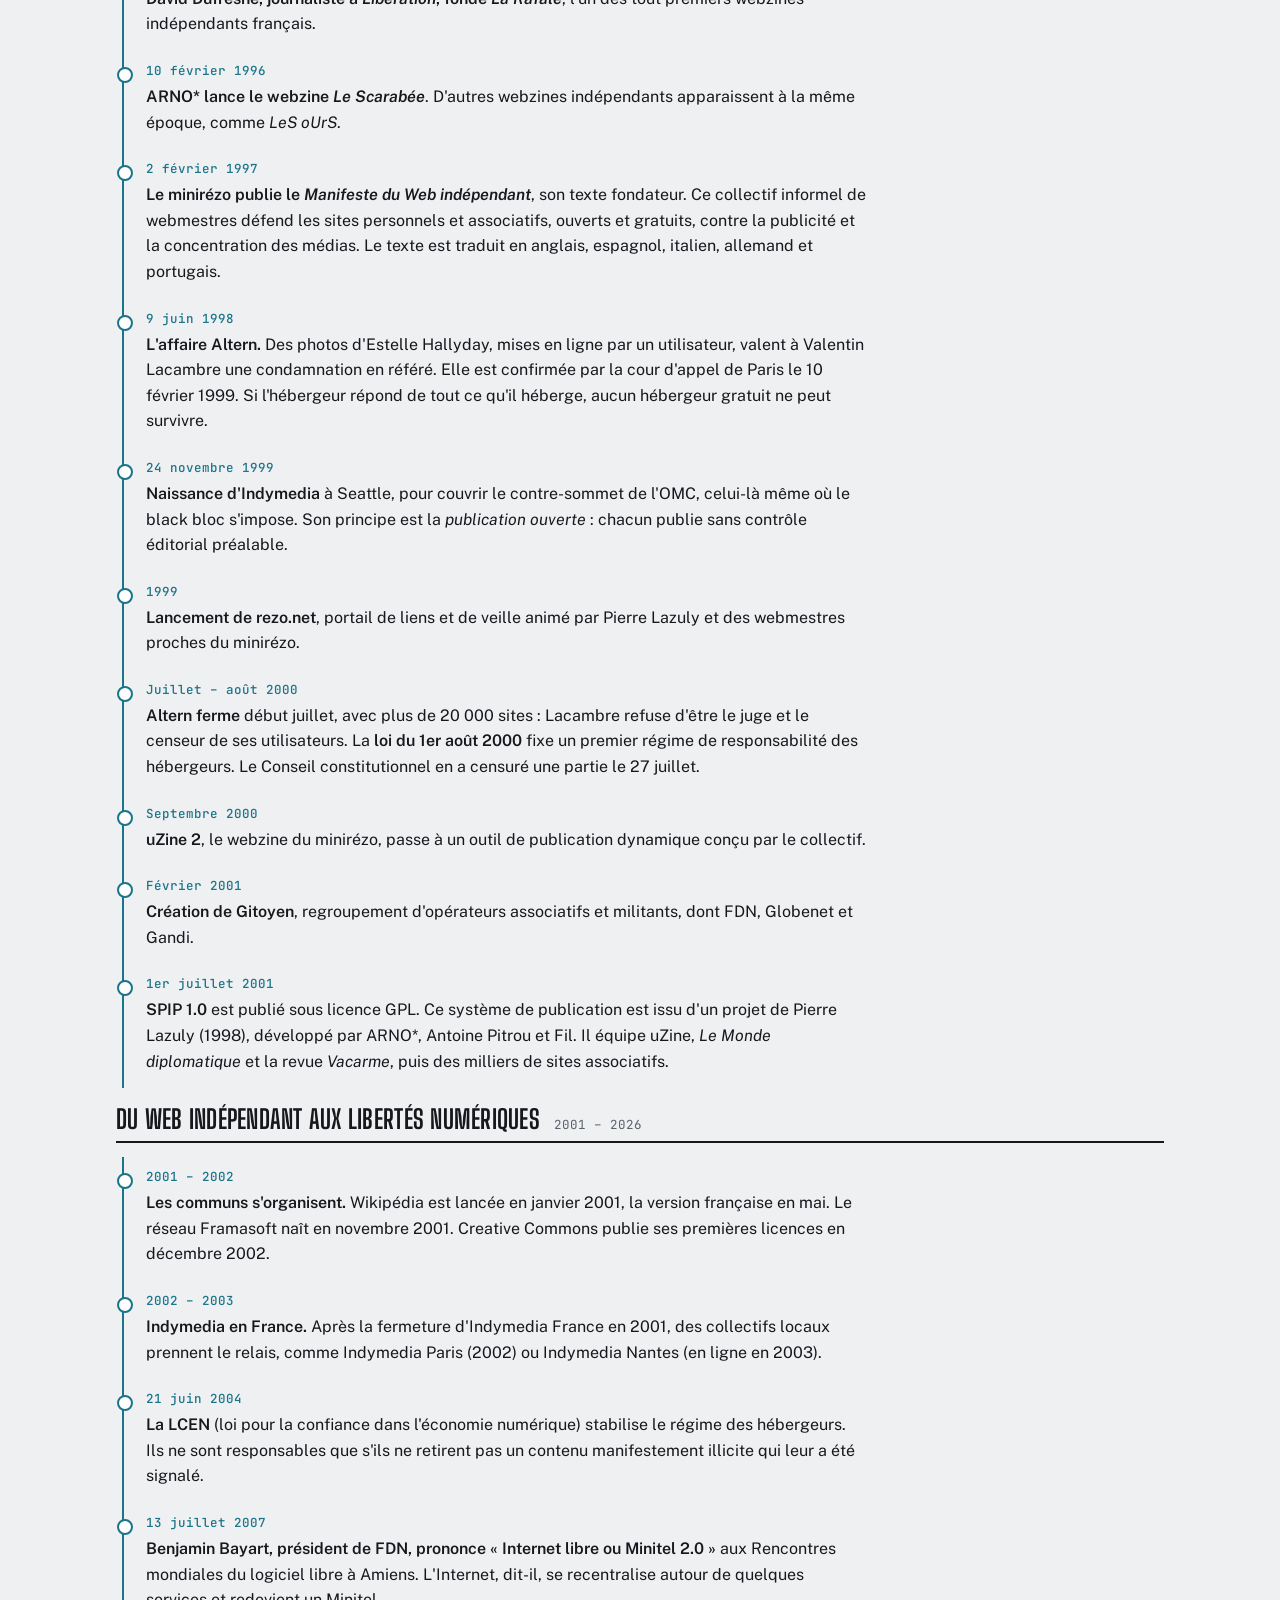
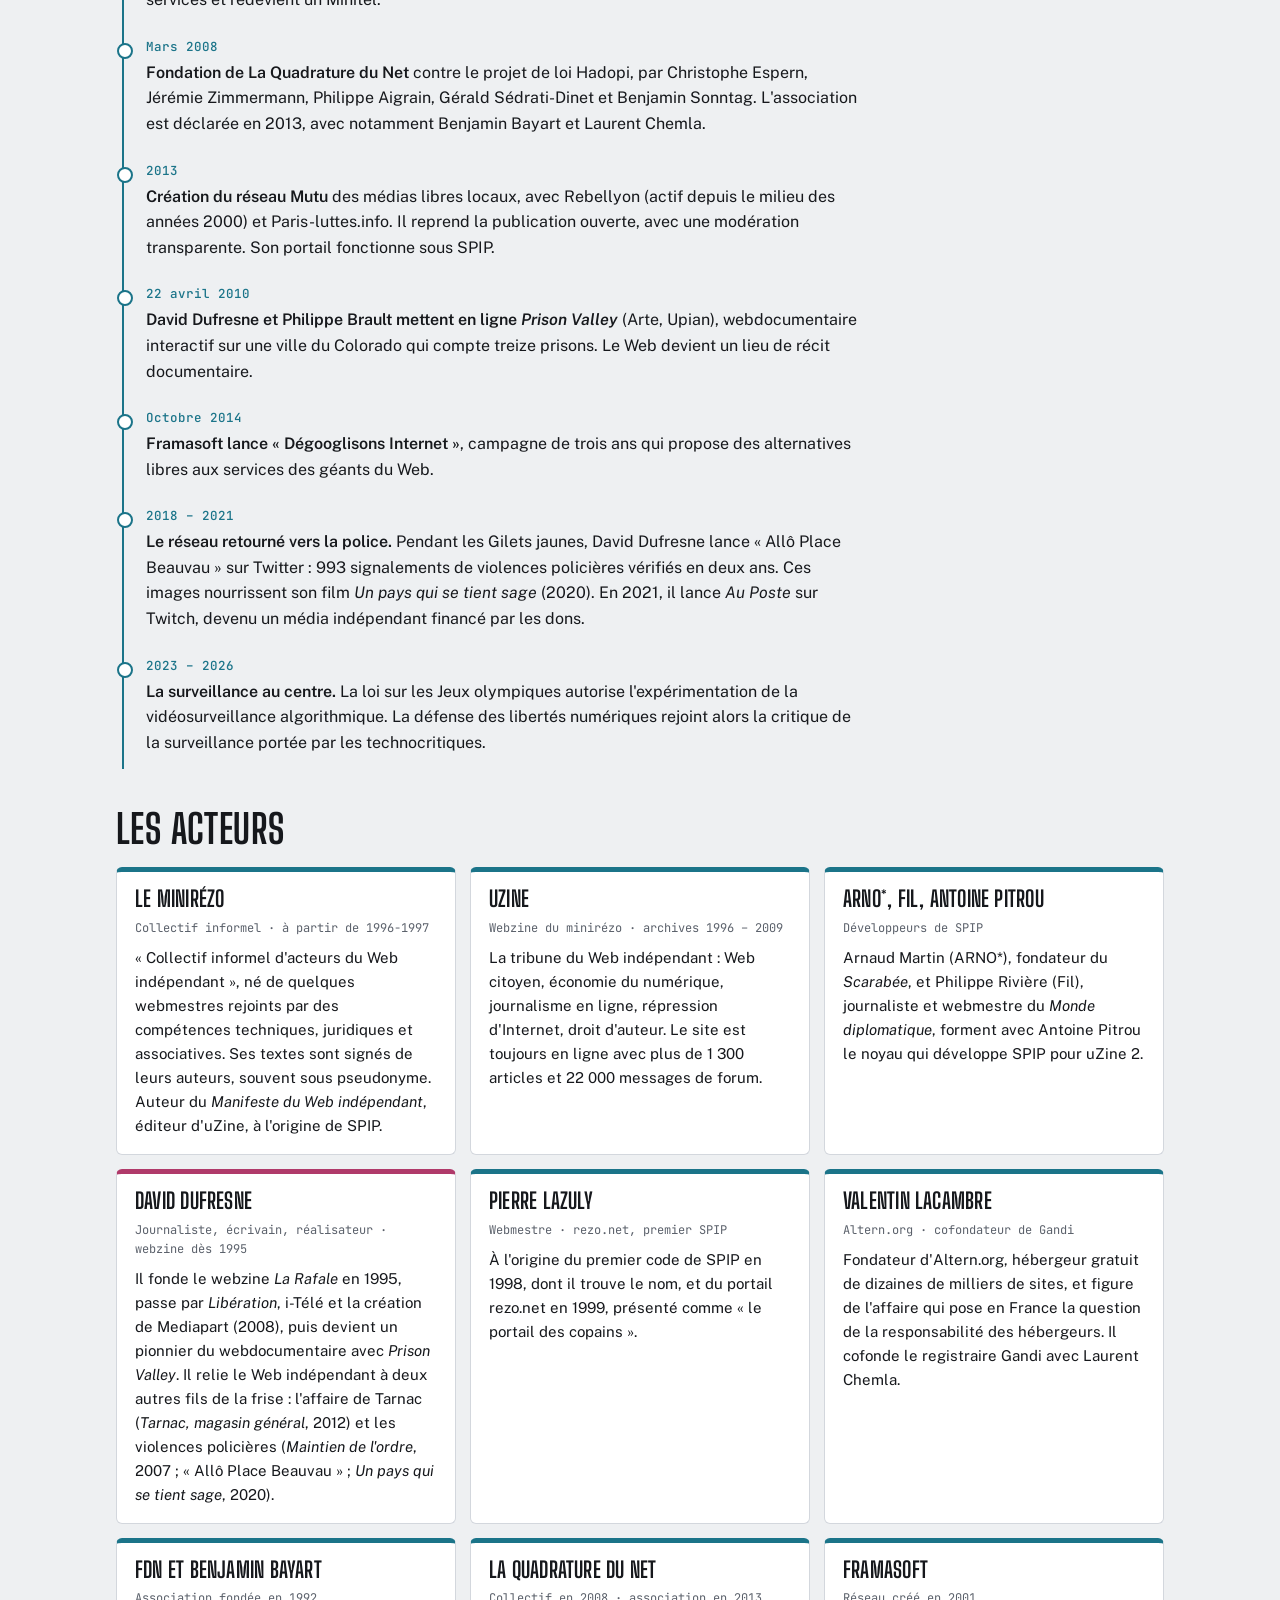
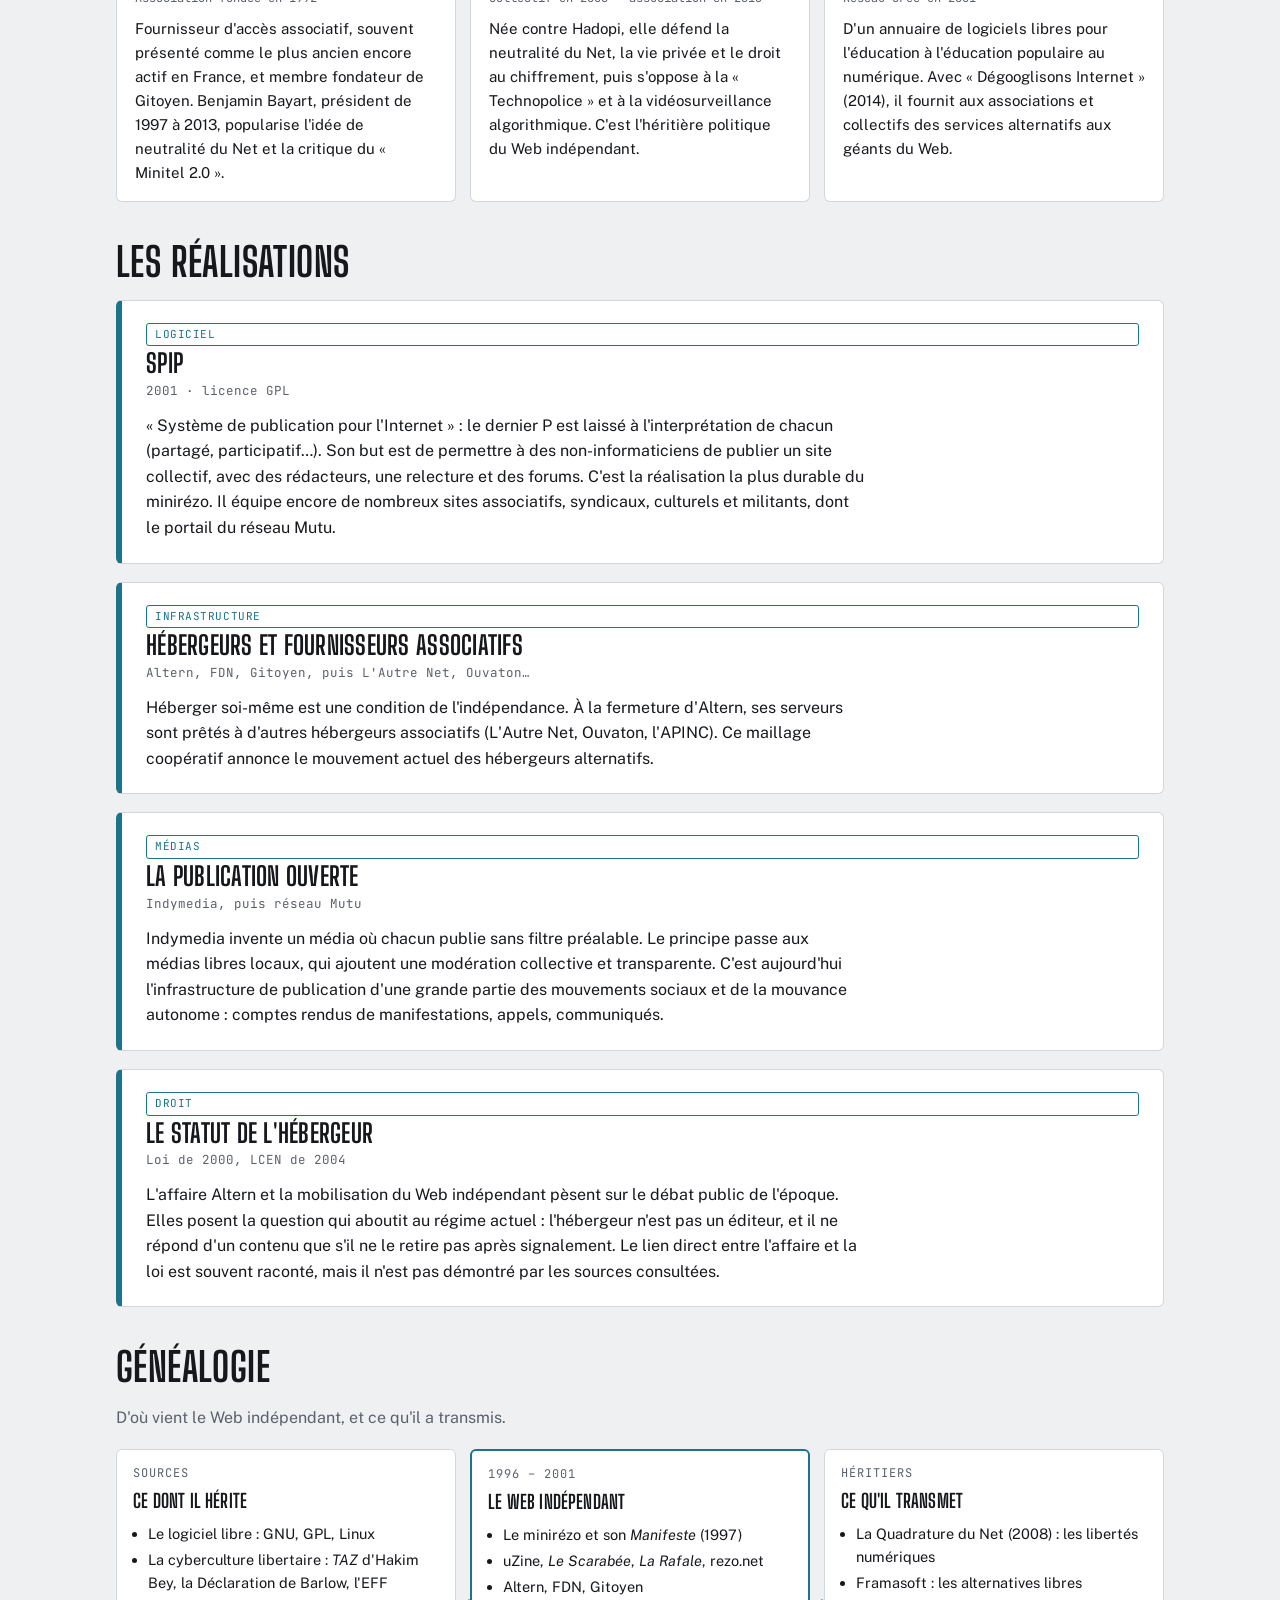
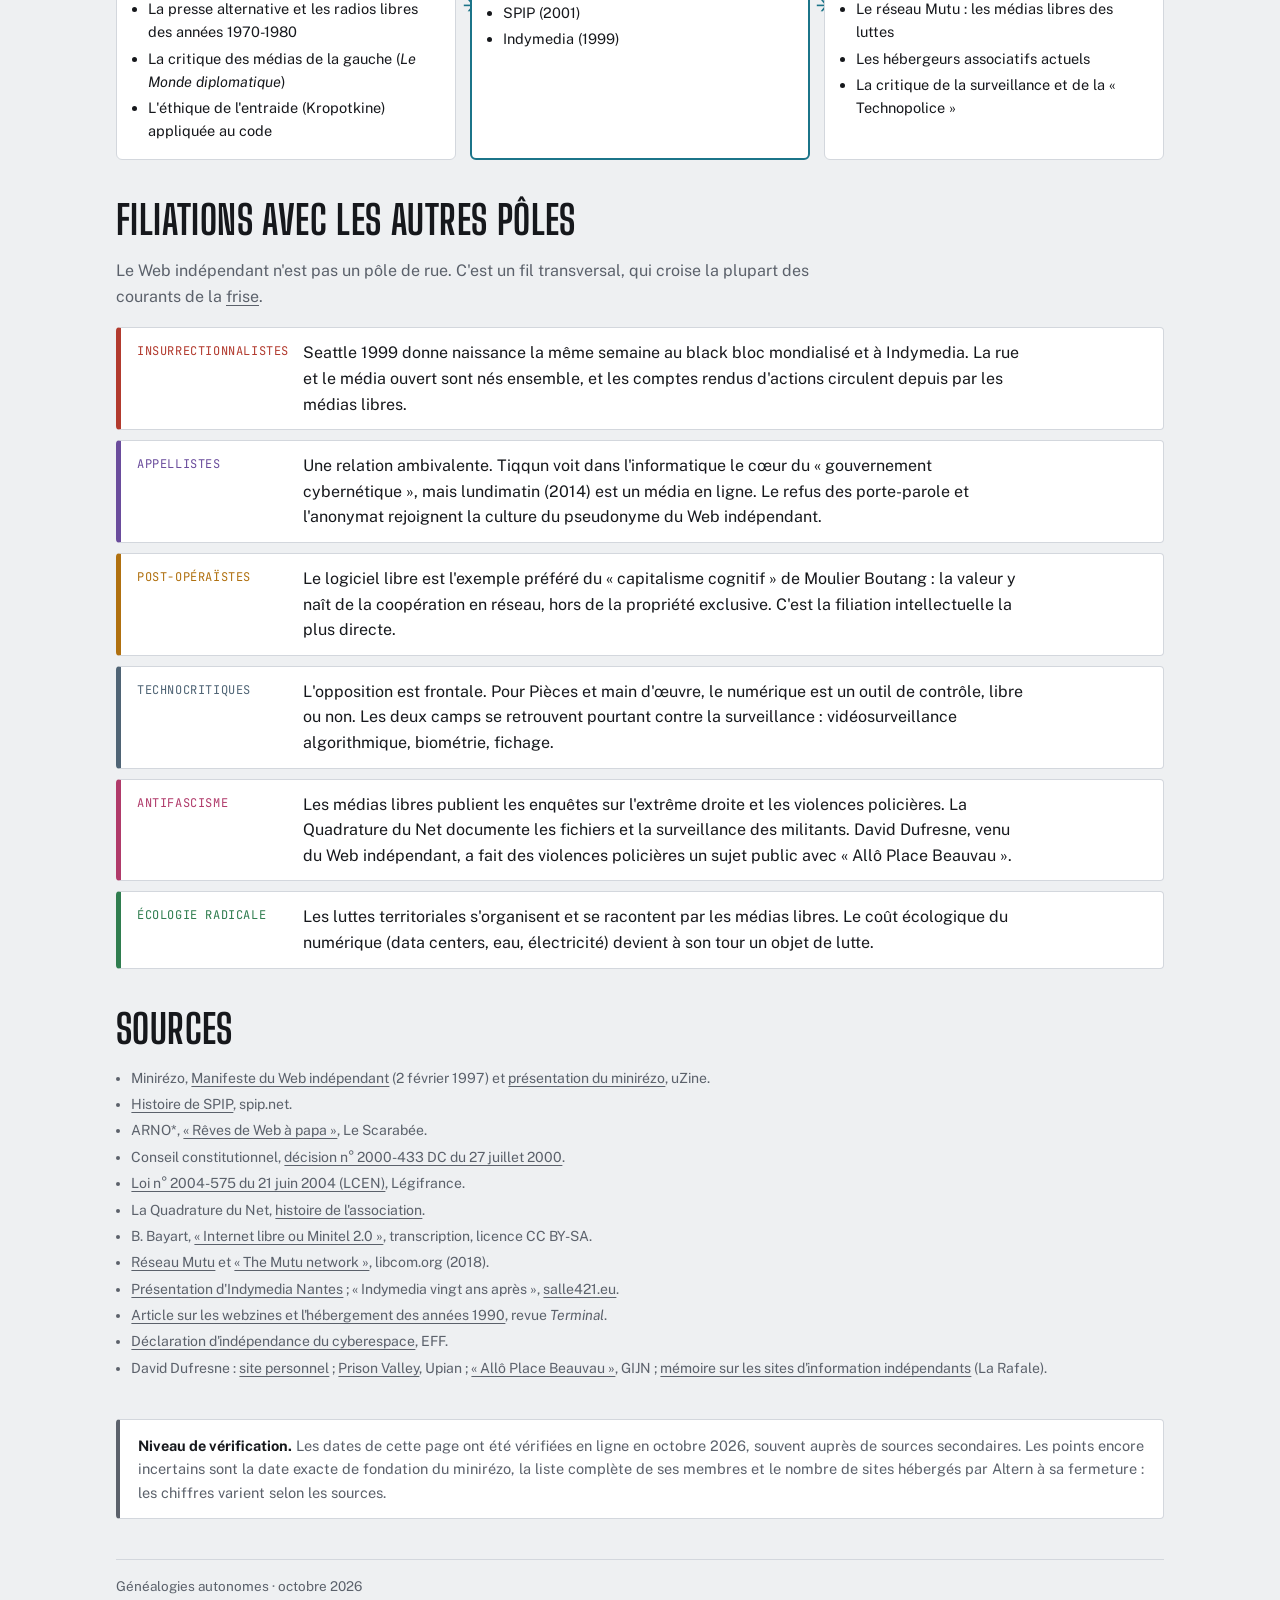
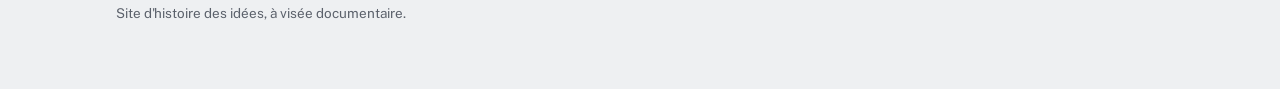
<file: web-independant.html>
<!doctype html>
<html lang="fr">
<head>
<meta charset="utf-8">
<meta name="viewport" content="width=device-width,initial-scale=1,viewport-fit=cover">
<title>Le Web indépendant</title>
<meta name="description" content="Histoire du Web indépendant français et de l'Internet libre : minirézo, uZine, Altern, SPIP, Indymedia, La Quadrature du Net. Acteurs, réalisations, généalogie et filiations.">
<link rel="preconnect" href="https://fonts.googleapis.com">
<link rel="preconnect" href="https://fonts.gstatic.com" crossorigin>
<link rel="stylesheet" href="https://fonts.googleapis.com/css2?family=Big+Shoulders+Display:wght@700;900&family=Public+Sans:wght@400;500;600&family=JetBrains+Mono:wght@400;500&display=swap">
<link rel="stylesheet" href="assets/site.css">
<style>
/* chronologie */
.era{display:grid;gap:14px}
.era-head{display:flex;flex-wrap:wrap;align-items:baseline;gap:6px 14px;border-bottom:2px solid var(--ink);padding-bottom:6px}
.era-head .span{font-family:var(--mono);font-size:12.5px;color:var(--muted)}
.tl{list-style:none;margin:0;padding:0;display:grid;gap:0;border-left:2px solid var(--p-web);margin-left:6px}
.tl li{position:relative;padding:10px 0 14px 22px;display:grid;grid-template-columns:minmax(0,1fr);gap:3px}
.tl li::before{content:"";position:absolute;left:-7px;top:16px;width:12px;height:12px;border-radius:50%;background:var(--paper);border:2px solid var(--p-web)}
.tl .d{font-family:var(--mono);font-size:12.5px;color:var(--p-web);font-weight:500}
.tl b{font-weight:600}
.tl p{color:var(--ink)}
/* acteurs */
.cards{display:grid;grid-template-columns:repeat(auto-fit,minmax(min(100%,300px),1fr));gap:14px}
.card{background:var(--paper);border:1px solid var(--line);border-top:5px solid var(--c,var(--p-web));border-radius:6px;padding:16px 18px;display:grid;gap:8px;align-content:start}
.card h3{font-size:22px}
.card .meta{font-family:var(--mono);font-size:12px;color:var(--muted)}
.card p{font-size:15px}
/* généalogie */
.flow{display:grid;grid-template-columns:repeat(3,minmax(0,1fr));gap:14px;align-items:stretch}
.flow .col{background:var(--paper);border:1px solid var(--line);border-radius:6px;padding:14px 16px;display:grid;gap:8px;align-content:start;position:relative}
.flow .col h3{font-size:19px}
.flow .col ul{margin:0;padding-left:1.05em;font-size:14.5px}
.flow .col li{margin:3px 0}
.flow .col:not(:last-child)::after{content:"→";position:absolute;right:-14px;top:50%;transform:translate(50%,-50%);font-family:var(--mono);font-size:20px;color:var(--p-web);background:var(--bg);line-height:1;padding:2px 0}
.flow .center{border:2px solid var(--p-web)}
@media (max-width:760px){.flow{grid-template-columns:minmax(0,1fr)}.flow .col:not(:last-child)::after{content:"↓";right:50%;top:auto;bottom:-14px;transform:translate(50%,50%)}}
.ties{display:grid;gap:10px}
.tie{display:grid;grid-template-columns:150px minmax(0,1fr);gap:4px 16px;background:var(--paper);border:1px solid var(--line);border-left:5px solid var(--c);border-radius:4px;padding:12px 16px}
.tie .k{font-family:var(--mono);font-size:12px;text-transform:uppercase;letter-spacing:.05em;color:var(--c);padding-top:2px}
@media (max-width:560px){.tie{grid-template-columns:minmax(0,1fr)}}
.src{font-size:14px;color:var(--muted);display:grid;gap:4px;padding-left:1.1em;margin:0}
.src a{word-break:break-word}
</style>
</head>
<body>
<div class="wrap">

  <nav class="topnav" aria-label="Navigation principale">
    <a class="brand" href="index.html">Généalogies autonomes</a>
    <a href="index.html">Accueil</a>
    <a href="genealogie.html">Frise généalogique</a>
    <a href="web-independant.html" aria-current="page">Web indépendant</a>
    <a href="presse-satirique.html">Presse satirique</a>
    <a href="lutte-armee.html">Lutte armée</a>
    <a href="ouvrages.html">Ouvrages</a>
  </nav>

  <header style="display:grid;gap:16px">
    <p class="eyebrow">Internet libre · 1983 → 2026</p>
    <h1>Le Web indépendant</h1>
    <p class="lede">Avant les plateformes, une poignée de webmestres, d'hébergeurs associatifs et de développeurs a défendu un Web fait par ses usagers. Leur histoire croise celle des mouvements autonomes : ils leur ont fourni des outils de publication, un principe (publier sans intermédiaire) et un combat (les libertés contre la surveillance).</p>
  </header>

  <section aria-labelledby="idee">
    <h2 id="idee">L'idée</h2>
    <div class="prose">
      <p>Au milieu des années 1990, le Web s'ouvre au grand public. Pour quelques pionniers français, c'est une occasion rare : chacun peut publier, sans éditeur, sans imprimeur, sans autorisation. Ils craignent aussitôt deux menaces. La première est la marchandisation, avec les portails commerciaux, la publicité et la concentration des médias. La seconde est la mise sous contrôle, avec des lois qui rendraient les intermédiaires responsables de tout ce qu'ils transmettent.</p>
      <p>Le « Web indépendant » désigne la réponse qu'ils construisent : des sites personnels et associatifs, des hébergeurs gratuits ou coopératifs, des logiciels libres pour publier, et des textes pour défendre le tout. Ce n'est pas un mouvement autonome au sens politique. C'est plutôt une gauche critique et artisanale, qui partage avec l'autonomie le refus des intermédiaires et le goût de l'auto-organisation.</p>
    </div>
  </section>

  <section aria-labelledby="chrono">
    <h2 id="chrono">Chronologie</h2>

    <div class="era">
      <div class="era-head"><h3>Les fondations du libre</h3><span class="span">1983 – 1996</span></div>
      <ol class="tl">
        <li><span class="d">27 septembre 1983</span><p><b>Richard Stallman annonce le projet GNU</b>, un système d'exploitation entièrement libre. La Free Software Foundation suit en 1985, la licence GPL en 1989. Un logiciel libre peut être étudié, modifié et redistribué par tous, et ses versions dérivées doivent rester libres.</p></li>
        <li><span class="d">1990</span><p><b>Création de l'Electronic Frontier Foundation</b> aux États-Unis, par John Gilmore, John Perry Barlow et Mitch Kapor, pour défendre les libertés civiles en ligne.</p></li>
        <li><span class="d">1991</span><p><b>Linus Torvalds annonce Linux</b> (25 août), placé sous GPL début 1992. La même année, <b>Hakim Bey publie <i>TAZ</i></b>, la « zone autonome temporaire », lue à la fois par la cyberculture et par les milieux squat.</p></li>
        <li><span class="d">1992</span><p><b>French Data Network (FDN)</b>, association qui fournit l'accès à Internet, et <b>Altern.org</b>, hébergeur gratuit fondé par Valentin Lacambre, voient le jour. L'accès et l'hébergement peuvent être tenus par des associations et des individus.</p></li>
        <li><span class="d">8 février 1996</span><p><b>John Perry Barlow publie la <i>Déclaration d'indépendance du cyberespace</i></b> depuis le forum de Davos. Le cyberespace y est présenté comme un territoire que les gouvernements n'ont pas à régir.</p></li>
      </ol>
    </div>

    <div class="era">
      <div class="era-head"><h3>Le Web indépendant français</h3><span class="span">1995 – 2001</span></div>
      <ol class="tl">
        <li><span class="d">1995</span><p><b>David Dufresne, journaliste à <i>Libération</i>, fonde <i>La Rafale</i></b>, l'un des tout premiers webzines indépendants français.</p></li>
        <li><span class="d">10 février 1996</span><p><b>ARNO* lance le webzine <i>Le Scarabée</i></b>. D'autres webzines indépendants apparaissent à la même époque, comme <i>LeS oUrS</i>.</p></li>
        <li><span class="d">2 février 1997</span><p><b>Le minirézo publie le <i>Manifeste du Web indépendant</i></b>, son texte fondateur. Ce collectif informel de webmestres défend les sites personnels et associatifs, ouverts et gratuits, contre la publicité et la concentration des médias. Le texte est traduit en anglais, espagnol, italien, allemand et portugais.</p></li>
        <li><span class="d">9 juin 1998</span><p><b>L'affaire Altern.</b> Des photos d'Estelle Hallyday, mises en ligne par un utilisateur, valent à Valentin Lacambre une condamnation en référé. Elle est confirmée par la cour d'appel de Paris le 10 février 1999. Si l'hébergeur répond de tout ce qu'il héberge, aucun hébergeur gratuit ne peut survivre.</p></li>
        <li><span class="d">24 novembre 1999</span><p><b>Naissance d'Indymedia</b> à Seattle, pour couvrir le contre-sommet de l'OMC, celui-là même où le black bloc s'impose. Son principe est la <i>publication ouverte</i> : chacun publie sans contrôle éditorial préalable.</p></li>
        <li><span class="d">1999</span><p><b>Lancement de rezo.net</b>, portail de liens et de veille animé par Pierre Lazuly et des webmestres proches du minirézo.</p></li>
        <li><span class="d">Juillet – août 2000</span><p><b>Altern ferme</b> début juillet, avec plus de 20 000 sites : Lacambre refuse d'être le juge et le censeur de ses utilisateurs. La <b>loi du 1er août 2000</b> fixe un premier régime de responsabilité des hébergeurs. Le Conseil constitutionnel en a censuré une partie le 27 juillet.</p></li>
        <li><span class="d">Septembre 2000</span><p><b>uZine 2</b>, le webzine du minirézo, passe à un outil de publication dynamique conçu par le collectif.</p></li>
        <li><span class="d">Février 2001</span><p><b>Création de Gitoyen</b>, regroupement d'opérateurs associatifs et militants, dont FDN, Globenet et Gandi.</p></li>
        <li><span class="d">1er juillet 2001</span><p><b>SPIP 1.0</b> est publié sous licence GPL. Ce système de publication est issu d'un projet de Pierre Lazuly (1998), développé par ARNO*, Antoine Pitrou et Fil. Il équipe uZine, <i>Le Monde diplomatique</i> et la revue <i>Vacarme</i>, puis des milliers de sites associatifs.</p></li>
      </ol>
    </div>

    <div class="era">
      <div class="era-head"><h3>Du Web indépendant aux libertés numériques</h3><span class="span">2001 – 2026</span></div>
      <ol class="tl">
        <li><span class="d">2001 – 2002</span><p><b>Les communs s'organisent.</b> Wikipédia est lancée en janvier 2001, la version française en mai. Le réseau Framasoft naît en novembre 2001. Creative Commons publie ses premières licences en décembre 2002.</p></li>
        <li><span class="d">2002 – 2003</span><p><b>Indymedia en France.</b> Après la fermeture d'Indymedia France en 2001, des collectifs locaux prennent le relais, comme Indymedia Paris (2002) ou Indymedia Nantes (en ligne en 2003).</p></li>
        <li><span class="d">21 juin 2004</span><p><b>La LCEN</b> (loi pour la confiance dans l'économie numérique) stabilise le régime des hébergeurs. Ils ne sont responsables que s'ils ne retirent pas un contenu manifestement illicite qui leur a été signalé.</p></li>
        <li><span class="d">13 juillet 2007</span><p><b>Benjamin Bayart, président de FDN, prononce « Internet libre ou Minitel 2.0 »</b> aux Rencontres mondiales du logiciel libre à Amiens. L'Internet, dit-il, se recentralise autour de quelques services et redevient un Minitel.</p></li>
        <li><span class="d">Mars 2008</span><p><b>Fondation de La Quadrature du Net</b> contre le projet de loi Hadopi, par Christophe Espern, Jérémie Zimmermann, Philippe Aigrain, Gérald Sédrati-Dinet et Benjamin Sonntag. L'association est déclarée en 2013, avec notamment Benjamin Bayart et Laurent Chemla.</p></li>
        <li><span class="d">2013</span><p><b>Création du réseau Mutu</b> des médias libres locaux, avec Rebellyon (actif depuis le milieu des années 2000) et Paris-luttes.info. Il reprend la publication ouverte, avec une modération transparente. Son portail fonctionne sous SPIP.</p></li>
        <li><span class="d">22 avril 2010</span><p><b>David Dufresne et Philippe Brault mettent en ligne <i>Prison Valley</i></b> (Arte, Upian), webdocumentaire interactif sur une ville du Colorado qui compte treize prisons. Le Web devient un lieu de récit documentaire.</p></li>
        <li><span class="d">Octobre 2014</span><p><b>Framasoft lance « Dégooglisons Internet »</b>, campagne de trois ans qui propose des alternatives libres aux services des géants du Web.</p></li>
        <li><span class="d">2018 – 2021</span><p><b>Le réseau retourné vers la police.</b> Pendant les Gilets jaunes, David Dufresne lance « Allô Place Beauvau » sur Twitter : 993 signalements de violences policières vérifiés en deux ans. Ces images nourrissent son film <i>Un pays qui se tient sage</i> (2020). En 2021, il lance <i>Au Poste</i> sur Twitch, devenu un média indépendant financé par les dons.</p></li>
        <li><span class="d">2023 – 2026</span><p><b>La surveillance au centre.</b> La loi sur les Jeux olympiques autorise l'expérimentation de la vidéosurveillance algorithmique. La défense des libertés numériques rejoint alors la critique de la surveillance portée par les technocritiques.</p></li>
      </ol>
    </div>
  </section>

  <section aria-labelledby="acteurs">
    <h2 id="acteurs">Les acteurs</h2>
    <div class="cards">
      <article class="card">
        <h3>Le minirézo</h3>
        <p class="meta">Collectif informel · à partir de 1996-1997</p>
        <p>« Collectif informel d'acteurs du Web indépendant », né de quelques webmestres rejoints par des compétences techniques, juridiques et associatives. Ses textes sont signés de leurs auteurs, souvent sous pseudonyme. Auteur du <i>Manifeste du Web indépendant</i>, éditeur d'uZine, à l'origine de SPIP.</p>
      </article>
      <article class="card">
        <h3>uZine</h3>
        <p class="meta">Webzine du minirézo · archives 1996 – 2009</p>
        <p>La tribune du Web indépendant : Web citoyen, économie du numérique, journalisme en ligne, répression d'Internet, droit d'auteur. Le site est toujours en ligne avec plus de 1 300 articles et 22 000 messages de forum.</p>
      </article>
      <article class="card">
        <h3>ARNO*, Fil, Antoine Pitrou</h3>
        <p class="meta">Développeurs de SPIP</p>
        <p>Arnaud Martin (ARNO*), fondateur du <i>Scarabée</i>, et Philippe Rivière (Fil), journaliste et webmestre du <i>Monde diplomatique</i>, forment avec Antoine Pitrou le noyau qui développe SPIP pour uZine 2.</p>
      </article>
      <article class="card" style="--c:var(--p-afa)">
        <h3>David Dufresne</h3>
        <p class="meta">Journaliste, écrivain, réalisateur · webzine dès 1995</p>
        <p>Il fonde le webzine <i>La Rafale</i> en 1995, passe par <i>Libération</i>, i-Télé et la création de Mediapart (2008), puis devient un pionnier du webdocumentaire avec <i>Prison Valley</i>. Il relie le Web indépendant à deux autres fils de la frise : l'affaire de Tarnac (<i>Tarnac, magasin général</i>, 2012) et les violences policières (<i>Maintien de l'ordre</i>, 2007 ; « Allô Place Beauvau » ; <i>Un pays qui se tient sage</i>, 2020).</p>
      </article>
      <article class="card">
        <h3>Pierre Lazuly</h3>
        <p class="meta">Webmestre · rezo.net, premier SPIP</p>
        <p>À l'origine du premier code de SPIP en 1998, dont il trouve le nom, et du portail rezo.net en 1999, présenté comme « le portail des copains ».</p>
      </article>
      <article class="card">
        <h3>Valentin Lacambre</h3>
        <p class="meta">Altern.org · cofondateur de Gandi</p>
        <p>Fondateur d'Altern.org, hébergeur gratuit de dizaines de milliers de sites, et figure de l'affaire qui pose en France la question de la responsabilité des hébergeurs. Il cofonde le registraire Gandi avec Laurent Chemla.</p>
      </article>
      <article class="card">
        <h3>FDN et Benjamin Bayart</h3>
        <p class="meta">Association fondée en 1992</p>
        <p>Fournisseur d'accès associatif, souvent présenté comme le plus ancien encore actif en France, et membre fondateur de Gitoyen. Benjamin Bayart, président de 1997 à 2013, popularise l'idée de neutralité du Net et la critique du « Minitel 2.0 ».</p>
      </article>
      <article class="card">
        <h3>La Quadrature du Net</h3>
        <p class="meta">Collectif en 2008 · association en 2013</p>
        <p>Née contre Hadopi, elle défend la neutralité du Net, la vie privée et le droit au chiffrement, puis s'oppose à la « Technopolice » et à la vidéosurveillance algorithmique. C'est l'héritière politique du Web indépendant.</p>
      </article>
      <article class="card">
        <h3>Framasoft</h3>
        <p class="meta">Réseau créé en 2001</p>
        <p>D'un annuaire de logiciels libres pour l'éducation à l'éducation populaire au numérique. Avec « Dégooglisons Internet » (2014), il fournit aux associations et collectifs des services alternatifs aux géants du Web.</p>
      </article>
    </div>
  </section>

  <section aria-labelledby="realisations">
    <h2 id="realisations">Les réalisations</h2>
    <div class="books">
      <article class="book" style="--c:var(--p-web)">
        <header><span class="tag">Logiciel</span><h3>SPIP</h3><p class="meta">2001 · licence GPL</p></header>
        <p>« Système de publication pour l'Internet » : le dernier P est laissé à l'interprétation de chacun (partagé, participatif…). Son but est de permettre à des non-informaticiens de publier un site collectif, avec des rédacteurs, une relecture et des forums. C'est la réalisation la plus durable du minirézo. Il équipe encore de nombreux sites associatifs, syndicaux, culturels et militants, dont le portail du réseau Mutu.</p>
      </article>
      <article class="book" style="--c:var(--p-web)">
        <header><span class="tag">Infrastructure</span><h3>Hébergeurs et fournisseurs associatifs</h3><p class="meta">Altern, FDN, Gitoyen, puis L'Autre Net, Ouvaton…</p></header>
        <p>Héberger soi-même est une condition de l'indépendance. À la fermeture d'Altern, ses serveurs sont prêtés à d'autres hébergeurs associatifs (L'Autre Net, Ouvaton, l'APINC). Ce maillage coopératif annonce le mouvement actuel des hébergeurs alternatifs.</p>
      </article>
      <article class="book" style="--c:var(--p-web)">
        <header><span class="tag">Médias</span><h3>La publication ouverte</h3><p class="meta">Indymedia, puis réseau Mutu</p></header>
        <p>Indymedia invente un média où chacun publie sans filtre préalable. Le principe passe aux médias libres locaux, qui ajoutent une modération collective et transparente. C'est aujourd'hui l'infrastructure de publication d'une grande partie des mouvements sociaux et de la mouvance autonome : comptes rendus de manifestations, appels, communiqués.</p>
      </article>
      <article class="book" style="--c:var(--p-web)">
        <header><span class="tag">Droit</span><h3>Le statut de l'hébergeur</h3><p class="meta">Loi de 2000, LCEN de 2004</p></header>
        <p>L'affaire Altern et la mobilisation du Web indépendant pèsent sur le débat public de l'époque. Elles posent la question qui aboutit au régime actuel : l'hébergeur n'est pas un éditeur, et il ne répond d'un contenu que s'il ne le retire pas après signalement. Le lien direct entre l'affaire et la loi est souvent raconté, mais il n'est pas démontré par les sources consultées.</p>
      </article>
    </div>
  </section>

  <section aria-labelledby="genea">
    <h2 id="genea">Généalogie</h2>
    <p class="muted">D'où vient le Web indépendant, et ce qu'il a transmis.</p>
    <div class="flow">
      <div class="col">
        <p class="eyebrow">Sources</p>
        <h3>Ce dont il hérite</h3>
        <ul>
          <li>Le logiciel libre : GNU, GPL, Linux</li>
          <li>La cyberculture libertaire : <i>TAZ</i> d'Hakim Bey, la Déclaration de Barlow, l'EFF</li>
          <li>La presse alternative et les radios libres des années 1970-1980</li>
          <li>La critique des médias de la gauche (<i>Le Monde diplomatique</i>)</li>
          <li>L'éthique de l'entraide (Kropotkine) appliquée au code</li>
        </ul>
      </div>
      <div class="col center">
        <p class="eyebrow">1996 – 2001</p>
        <h3>Le Web indépendant</h3>
        <ul>
          <li>Le minirézo et son <i>Manifeste</i> (1997)</li>
          <li>uZine, <i>Le Scarabée</i>, <i>La Rafale</i>, rezo.net</li>
          <li>Altern, FDN, Gitoyen</li>
          <li>SPIP (2001)</li>
          <li>Indymedia (1999)</li>
        </ul>
      </div>
      <div class="col">
        <p class="eyebrow">Héritiers</p>
        <h3>Ce qu'il transmet</h3>
        <ul>
          <li>La Quadrature du Net (2008) : les libertés numériques</li>
          <li>Framasoft : les alternatives libres</li>
          <li>Le réseau Mutu : les médias libres des luttes</li>
          <li>Les hébergeurs associatifs actuels</li>
          <li>La critique de la surveillance et de la « Technopolice »</li>
        </ul>
      </div>
    </div>
  </section>

  <section aria-labelledby="filiations">
    <h2 id="filiations">Filiations avec les autres pôles</h2>
    <p class="muted">Le Web indépendant n'est pas un pôle de rue. C'est un fil transversal, qui croise la plupart des courants de la <a href="genealogie.html">frise</a>.</p>
    <div class="ties">
      <div class="tie" style="--c:var(--p-ins)"><span class="k">Insurrectionnalistes</span><p>Seattle 1999 donne naissance la même semaine au black bloc mondialisé et à Indymedia. La rue et le média ouvert sont nés ensemble, et les comptes rendus d'actions circulent depuis par les médias libres.</p></div>
      <div class="tie" style="--c:var(--p-app)"><span class="k">Appellistes</span><p>Une relation ambivalente. Tiqqun voit dans l'informatique le cœur du « gouvernement cybernétique », mais lundimatin (2014) est un média en ligne. Le refus des porte-parole et l'anonymat rejoignent la culture du pseudonyme du Web indépendant.</p></div>
      <div class="tie" style="--c:var(--p-ope)"><span class="k">Post-opéraïstes</span><p>Le logiciel libre est l'exemple préféré du « capitalisme cognitif » de Moulier Boutang : la valeur y naît de la coopération en réseau, hors de la propriété exclusive. C'est la filiation intellectuelle la plus directe.</p></div>
      <div class="tie" style="--c:var(--p-tec)"><span class="k">Technocritiques</span><p>L'opposition est frontale. Pour Pièces et main d'œuvre, le numérique est un outil de contrôle, libre ou non. Les deux camps se retrouvent pourtant contre la surveillance : vidéosurveillance algorithmique, biométrie, fichage.</p></div>
      <div class="tie" style="--c:var(--p-afa)"><span class="k">Antifascisme</span><p>Les médias libres publient les enquêtes sur l'extrême droite et les violences policières. La Quadrature du Net documente les fichiers et la surveillance des militants. David Dufresne, venu du Web indépendant, a fait des violences policières un sujet public avec « Allô Place Beauvau ».</p></div>
      <div class="tie" style="--c:var(--p-eco)"><span class="k">Écologie radicale</span><p>Les luttes territoriales s'organisent et se racontent par les médias libres. Le coût écologique du numérique (data centers, eau, électricité) devient à son tour un objet de lutte.</p></div>
    </div>
  </section>

  <section aria-labelledby="sources">
    <h2 id="sources">Sources</h2>
    <ul class="src">
      <li>Minirézo, <a href="http://www.uzine.net/article60.html" rel="noopener">Manifeste du Web indépendant</a> (2 février 1997) et <a href="http://www.uzine.net/article22.html" rel="noopener">présentation du minirézo</a>, uZine.</li>
      <li><a href="https://www.spip.net/en_article2122.html" rel="noopener">Histoire de SPIP</a>, spip.net.</li>
      <li>ARNO*, <a href="https://www.scarabee.org/les-editos/article/reves-de-web-a-papa" rel="noopener">« Rêves de Web à papa »</a>, Le Scarabée.</li>
      <li>Conseil constitutionnel, <a href="https://www.conseil-constitutionnel.fr/decision/2000/2000433DC.htm" rel="noopener">décision n° 2000-433 DC du 27 juillet 2000</a>.</li>
      <li><a href="https://www.legifrance.gouv.fr/loda/id/JORFTEXT000000801164" rel="noopener">Loi n° 2004-575 du 21 juin 2004 (LCEN)</a>, Légifrance.</li>
      <li>La Quadrature du Net, <a href="https://www.laquadrature.net/en/history/" rel="noopener">histoire de l'association</a>.</li>
      <li>B. Bayart, <a href="https://ipv4.www.fdn.fr/assets/files/transcription_minitel_2.0.pdf" rel="noopener">« Internet libre ou Minitel 2.0 »</a>, transcription, licence CC BY-SA.</li>
      <li><a href="https://reseaumutu.info/" rel="noopener">Réseau Mutu</a> et <a href="https://libcom.org/article/mutu-network-revival-french-radical-media" rel="noopener">« The Mutu network »</a>, libcom.org (2018).</li>
      <li><a href="https://nantes.indymedia.org/indymedia/" rel="noopener">Présentation d'Indymedia Nantes</a> ; « Indymedia vingt ans après », <a href="https://salle421.eu/2019/12/06/indymedia-vingt-ans-apres-du-premier-centre-de-medias-independants-aux-mediactivistes-des-reseaux-sociaux-1999-2019/" rel="noopener">salle421.eu</a>.</li>
      <li><a href="https://journals.openedition.org/terminal/244" rel="noopener">Article sur les webzines et l'hébergement des années 1990</a>, revue <i>Terminal</i>.</li>
      <li><a href="https://www.eff.org/cyberspace-independence" rel="noopener">Déclaration d'indépendance du cyberespace</a>, EFF.</li>
      <li>David Dufresne : <a href="https://www.davduf.net" rel="noopener">site personnel</a> ; <a href="https://www.upian.com/en/project/prisonvalley" rel="noopener">Prison Valley</a>, Upian ; <a href="https://gijn.org/fr/histoires/violences-policieres-comment-un-journaliste-freelance-a-reussi-a-briser-un-tabou-mediatique-en-france/" rel="noopener">« Allô Place Beauvau »</a>, GIJN ; <a href="https://www.memoireonline.com/03/10/3220/m_Approche-des-representations-du-participatif-des-journalistes-des-sites-independants-dinforma9.html" rel="noopener">mémoire sur les sites d'information indépendants</a> (La Rafale).</li>
    </ul>
  </section>

  <aside class="note">
    <strong>Niveau de vérification.</strong> Les dates de cette page ont été vérifiées en ligne en octobre 2026, souvent auprès de sources secondaires. Les points encore incertains sont la date exacte de fondation du minirézo, la liste complète de ses membres et le nombre de sites hébergés par Altern à sa fermeture : les chiffres varient selon les sources.
  </aside>

  <footer>
    <span>Généalogies autonomes · octobre 2026</span>
    <span>Site d'histoire des idées, à visée documentaire.</span>
  </footer>

</div>
</body>
</html>
</file>
<file: assets/site.css>
/* Tokens repris de « Généalogie de l'autonomie.html » pour une identité commune */
:root{
  --bg:#eef0f2; --paper:#ffffff; --ink:#16181c; --muted:#5b616b; --line:#d3d7dd; --soft:#e4e7eb;
  --p-mom:#3d4450; --p-ins:#b23a2e; --p-ope:#b0700f; --p-app:#6a4c9c; --p-eco:#2f7d4f; --p-tec:#4f6475; --p-afa:#b03a6a; --p-web:#1b7489;
  --warn:#9a5b00; --warn-bg:#fff4e0;
  --display:"Big Shoulders Display","Arial Narrow",Impact,sans-serif;
  --body:"Public Sans","Segoe UI",system-ui,sans-serif;
  --mono:"JetBrains Mono",ui-monospace,Menlo,Consolas,monospace;
  color-scheme:light;
}
@media (prefers-color-scheme: dark){:root:not([data-theme="light"]){
  --bg:#111316; --paper:#191c21; --ink:#e8eaee; --muted:#9aa1ab; --line:#2d323a; --soft:#22262c;
  --p-mom:#aab3c0; --p-ins:#e36b5e; --p-ope:#e0a246; --p-app:#a98ae0; --p-eco:#5fbf86; --p-tec:#93aabd; --p-afa:#e47aa5; --p-web:#5cc2d6;
  --warn:#f0b75a; --warn-bg:#2a2112; color-scheme:dark}}
:root[data-theme="dark"]{
  --bg:#111316; --paper:#191c21; --ink:#e8eaee; --muted:#9aa1ab; --line:#2d323a; --soft:#22262c;
  --p-mom:#aab3c0; --p-ins:#e36b5e; --p-ope:#e0a246; --p-app:#a98ae0; --p-eco:#5fbf86; --p-tec:#93aabd; --p-afa:#e47aa5; --p-web:#5cc2d6;
  --warn:#f0b75a; --warn-bg:#2a2112; color-scheme:dark}

*{box-sizing:border-box}
html{scroll-padding-top:16px}
body{margin:0;background:var(--bg);color:var(--ink);font-family:var(--body);font-size:16px;line-height:1.6}
a{color:inherit;text-decoration-thickness:1px;text-underline-offset:3px}
a:hover{text-decoration-thickness:2px}
:focus-visible{outline:2px solid var(--ink);outline-offset:3px}

.wrap{max-width:1080px;margin:0 auto;padding:28px max(16px,env(safe-area-inset-left,0px)) 64px;display:grid;gap:40px}

.topnav{display:flex;flex-wrap:wrap;gap:6px 22px;align-items:baseline;font-family:var(--mono);font-size:12.5px;letter-spacing:.06em;text-transform:uppercase;border-bottom:2px solid var(--ink);padding-bottom:12px}
.topnav .brand{font-family:var(--display);font-weight:900;font-size:20px;letter-spacing:.02em;text-decoration:none;margin-right:auto}
.topnav a{text-decoration:none;color:var(--muted)}
.topnav a:hover,.topnav a[aria-current="page"]{color:var(--ink)}
.topnav a[aria-current="page"]{text-decoration:underline;text-underline-offset:6px}

.eyebrow{font-family:var(--mono);font-size:12px;letter-spacing:.08em;text-transform:uppercase;color:var(--muted);margin:0}
h1{font-family:var(--display);font-weight:900;font-size:clamp(44px,8vw,92px);line-height:.9;margin:6px 0 0;text-transform:uppercase;letter-spacing:.005em;text-wrap:balance}
h2{font-family:var(--display);font-weight:700;font-size:clamp(28px,4vw,40px);line-height:1;margin:0;text-transform:uppercase;letter-spacing:.01em}
h3{font-family:var(--display);font-weight:700;font-size:26px;line-height:1.02;margin:0;text-transform:uppercase;letter-spacing:.01em}
.lede{font-size:clamp(17px,2vw,19px);max-width:62ch;margin:0;color:var(--ink)}
.muted{color:var(--muted)}
section{display:grid;gap:18px}
p{margin:0;max-width:72ch}
.prose{display:grid;gap:12px}

/* bande de pôles décorative */
.poles-band{display:flex;height:8px;border-radius:2px;overflow:hidden}
.poles-band span{flex:1}

/* cartes d'entrée */
.doors{display:grid;grid-template-columns:repeat(auto-fit,minmax(min(100%,320px),1fr));gap:18px}
.door{display:grid;gap:10px;align-content:start;background:var(--paper);border:1px solid var(--line);border-top:6px solid var(--c,var(--ink));border-radius:6px;padding:22px 22px 20px;text-decoration:none;transition:transform .15s ease,border-color .15s ease}
.door:hover{transform:translateY(-2px);border-color:var(--ink)}
.door .go{font-family:var(--mono);font-size:12.5px;text-transform:uppercase;letter-spacing:.06em;margin-top:6px}
.door p{color:var(--muted)}

.poles-list{display:grid;grid-template-columns:repeat(auto-fit,minmax(min(100%,300px),1fr));gap:12px 24px;padding:0;margin:0;list-style:none}
.poles-list li{display:grid;grid-template-columns:12px 1fr;gap:10px;align-items:start}
.poles-list .sw{width:12px;height:12px;border-radius:2px;margin-top:6px;background:var(--c)}
.poles-list b{font-weight:600}

.note{background:var(--paper);border:1px solid var(--line);border-left:4px solid var(--muted);border-radius:4px;padding:14px 18px;font-size:14.5px;color:var(--muted)}
.note strong{color:var(--ink)}

/* ouvrages */
.toc{display:flex;flex-wrap:wrap;gap:8px}
.toc a{font-family:var(--mono);font-size:12.5px;text-decoration:none;border:1px solid var(--line);background:var(--paper);border-radius:999px;padding:4px 12px}
.toc a:hover{border-color:var(--ink)}
.books{display:grid;gap:18px}
.book{background:var(--paper);border:1px solid var(--line);border-left:6px solid var(--c,var(--ink));border-radius:6px;padding:22px 24px;display:grid;gap:12px}
.book header{display:grid;gap:4px}
.book .meta{font-family:var(--mono);font-size:12.5px;color:var(--muted)}
.book .who{font-weight:600}
.book dl{display:grid;grid-template-columns:max-content 1fr;gap:6px 16px;margin:0}
.book dt{font-family:var(--mono);font-size:11.5px;text-transform:uppercase;letter-spacing:.06em;color:var(--muted);padding-top:3px}
.book dd{margin:0;max-width:70ch}
.book ul{margin:0;padding-left:1.1em}
.book li{margin:2px 0}
.tag{display:inline-block;font-family:var(--mono);font-size:11px;text-transform:uppercase;letter-spacing:.05em;padding:2px 8px;border-radius:3px;color:var(--c,var(--ink));border:1px solid currentColor}
.actions{display:flex;flex-wrap:wrap;gap:10px;align-items:center}
.btn{display:inline-flex;align-items:center;gap:8px;font-family:var(--mono);font-size:12.5px;text-transform:uppercase;letter-spacing:.05em;text-decoration:none;background:var(--ink);color:var(--paper);padding:8px 14px;border-radius:4px}
.btn:hover{opacity:.88}
.size{font-family:var(--mono);font-size:12px;color:var(--muted)}
.warn{background:var(--warn-bg);color:var(--ink);border:1px solid var(--warn);border-radius:4px;padding:10px 14px;font-size:14.5px}
.warn b{color:var(--warn)}

.library{background:var(--ink);color:var(--paper);border-radius:6px;padding:28px 26px;display:grid;gap:14px}
.library h2{color:var(--paper)}
.library p{color:var(--paper);opacity:.85}
.library .btn{background:var(--paper);color:var(--ink);justify-self:start}
.library ul{margin:0;padding-left:1.1em;opacity:.85;max-width:70ch}

footer{border-top:1px solid var(--line);padding-top:16px;font-size:13.5px;color:var(--muted);display:grid;gap:6px}

@media (max-width:560px){
  .book dl{grid-template-columns:1fr}
  .book dt{padding-top:6px}
}
@media (prefers-reduced-motion:reduce){.door{transition:none}.door:hover{transform:none}}
</file>
